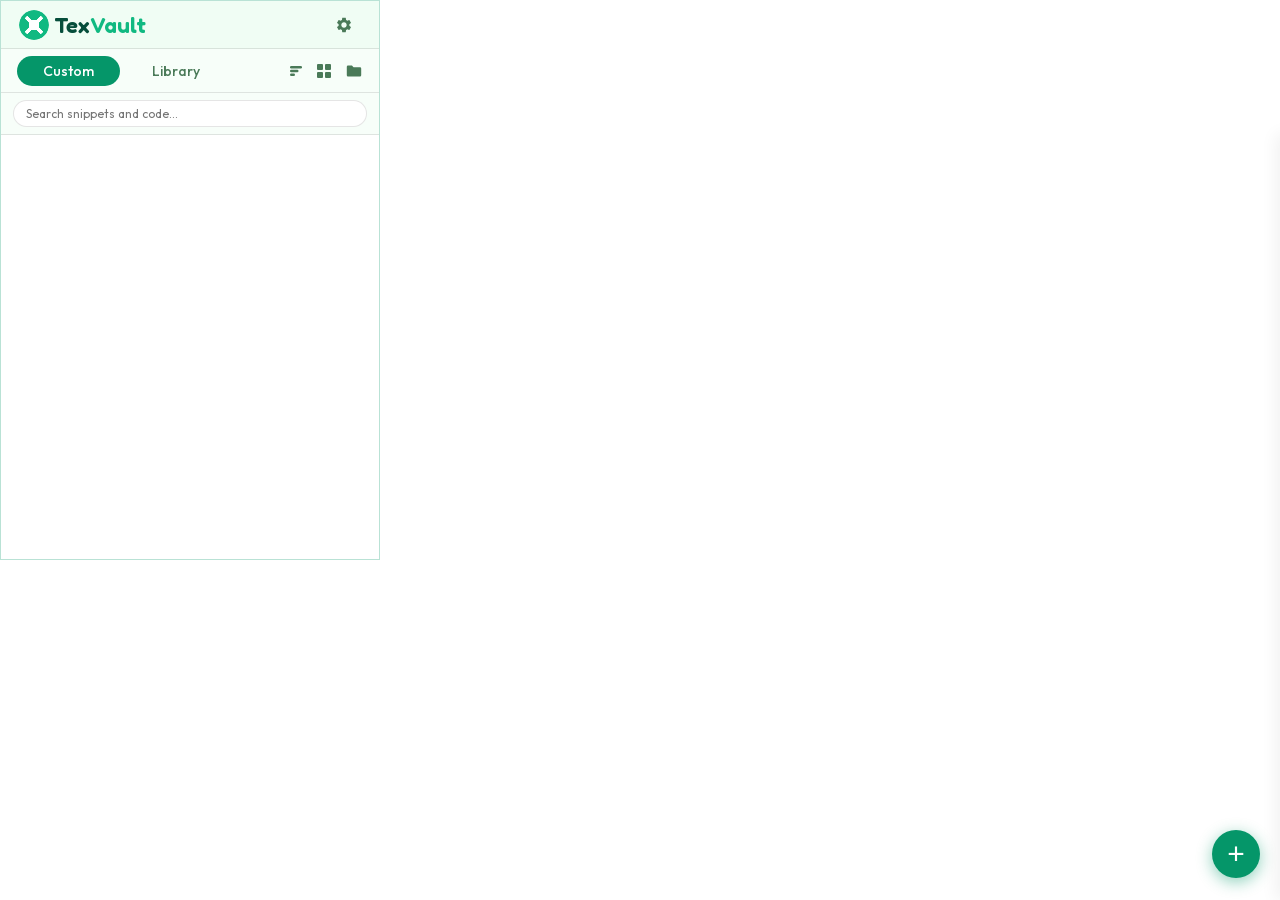
<file: index.html>
<!DOCTYPE html>
<html lang="en">
<head>
  <meta charset="UTF-8">
  <meta name="viewport" content="width=device-width, initial-scale=1">
  <title>TexVault</title>

  <!--
    We load KaTeX's CSS first so that math fonts are available
    before anything renders. KaTeX uses special fonts for math symbols —
    without this, you'd see blank boxes instead of math.
  -->
  <link rel="stylesheet" href="lib/katex.min.css">

  <!-- Our own styles come after KaTeX so we can override anything if needed -->
  <link rel="stylesheet" href="style.css">
</head>
<body>

  <!--
    HEADER
    The top bar with the TexVault logo. "Tex" is plain white,
    "Vault" gets an accent color via a <span> inside script-generated
    content — here we write it directly in HTML.
  -->
  <header class="header">
    <img class="header__icon" src="icons/texvaultlogo.svg" alt="" aria-hidden="true">
    <span class="header__logo">Tex<span class="header__logo-accent">Vault</span></span>
    <button class="btn-icon header__settings-btn" id="settings-btn" title="Settings" aria-label="Settings">
      <svg width="18" height="18" viewBox="0 0 24 24" fill="currentColor" aria-hidden="true">
        <path d="M19.14 12.94c.04-.3.06-.61.06-.94 0-.32-.02-.64-.07-.94l2.03-1.58c.18-.14.23-.41.12-.61l-1.92-3.32c-.12-.22-.37-.29-.59-.22l-2.39.96c-.5-.38-1.03-.7-1.62-.94l-.36-2.54c-.04-.24-.24-.41-.48-.41h-3.84c-.24 0-.43.17-.47.41l-.36 2.54c-.59.24-1.13.57-1.62.94l-2.39-.96c-.22-.08-.47 0-.59.22L2.74 8.87c-.12.21-.08.47.12.61l2.03 1.58c-.05.3-.09.63-.09.94s.02.64.07.94l-2.03 1.58c-.18.14-.23.41-.12.61l1.92 3.32c.12.22.37.29.59.22l2.39-.96c.5.38 1.03.7 1.62.94l.36 2.54c.05.24.24.41.48.41h3.84c.24 0 .44-.17.47-.41l.36-2.54c.59-.24 1.13-.56 1.62-.94l2.39.96c.22.08.47 0 .59-.22l1.92-3.32c.12-.22.07-.47-.12-.61l-2.01-1.58zM12 15.6c-1.98 0-3.6-1.62-3.6-3.6s1.62-3.6 3.6-3.6 3.6 1.62 3.6 3.6-1.62 3.6-3.6 3.6z"/>
      </svg>
    </button>
  </header>

  <!--
    TAB BAR
    Two buttons that switch between the Templates and Custom panels.
    data-tab="templates" / data-tab="custom" are custom HTML attributes —
    they're not built-in, we just made them up. JavaScript reads them
    to know which panel to show when each tab is clicked.
  -->
  <!--
    TAB BAR
    Left side: tab buttons. Right side: view toggle + folder toggle icons.
    justify-content: space-between in CSS separates the two groups.
  -->
  <nav class="tabs">
    <div class="tabs__nav">
      <button class="tab tab--active" data-tab="custom">Custom</button>
      <button class="tab" data-tab="templates">Library</button>
    </div>
    <!-- Tab bar onboarding tooltips — all anchored to .tabs (position:relative) -->
    <div class="tab-tip" id="folder-tip" aria-hidden="true">
      <button class="tab-tip__close" id="folder-tip-close" aria-label="Dismiss tip">&times;</button>
      <p class="tab-tip__text">Click the <strong>folder icon</strong> to organize your snippets into folders.</p>
    </div>
    <div class="tab-tip" id="view-tip" aria-hidden="true">
      <button class="tab-tip__close" id="view-tip-close" aria-label="Dismiss tip">&times;</button>
      <p class="tab-tip__text">Try <strong>compact view</strong> to see more snippets at once.</p>
    </div>
    <div class="tab-tip" id="sort-tip" aria-hidden="true">
      <button class="tab-tip__close" id="sort-tip-close" aria-label="Dismiss tip">&times;</button>
      <p class="tab-tip__text">Click the <strong>sort icon</strong> to sort your snippets A to Z.</p>
    </div>
    <div class="tabs__actions">
      <!-- Sort toggle: A-Z or date-added order (custom tab only) -->
      <button class="btn-icon" id="sort-toggle" title="Sort A–Z" aria-label="Toggle sort order">
        <!-- Icon set by JS on init -->
      </button>
      <!-- View toggle: switches between normal (2-col) and compact (3-col) view -->
      <button class="btn-icon" id="view-toggle" title="Toggle compact view" aria-label="Toggle view">
        <!-- Icon set by JS on init -->
      </button>
      <!-- Folder toggle: slides the folder sidebar in/out from the right -->
      <button class="btn-icon" id="folder-toggle" title="Toggle folders" aria-label="Toggle folders">
        <svg width="18" height="18" viewBox="0 0 15 15" fill="currentColor">
          <path d="M1.5 4a1 1 0 011-1H5.8l1.1 1.1a1 1 0 00.7.3H12.5a1 1 0 011 1V11a1 1 0 01-1 1h-10a1 1 0 01-1-1V4z"/>
        </svg>
      </button>
    </div>
  </nav>

  <!--
    SEARCH BAR
    Sits between the tab bar and the card grid. Filters visible cards
    in real time as the user types — matches on name and LaTeX code.
    Search state is not persisted (resets on popup close/reopen).
  -->
  <div class="search-bar">
    <div class="search-bar__wrap">
      <input type="search" id="search-input" class="search-input"
             placeholder="Search snippets and code..."
             autocomplete="off" autocorrect="off" autocapitalize="off" spellcheck="false">
      <button class="search-clear" id="search-clear" aria-label="Clear search">&times;</button>
    </div>
  </div>

  <!--
    FOLDER INDICATOR
    Thin bar that appears when a folder filter is active.
    Shows the current folder name; clicking × clears the filter.
    Hidden (takes no space) when viewing "All".
  -->
  <div class="folder-indicator" id="folder-indicator" aria-hidden="true">
    <svg class="folder-indicator__icon" width="11" height="11" viewBox="0 0 15 15" fill="currentColor" aria-hidden="true">
      <path d="M1.5 4a1 1 0 011-1H5.8l1.1 1.1a1 1 0 00.7.3H12.5a1 1 0 011 1V11a1 1 0 01-1 1h-10a1 1 0 01-1-1V4z"/>
    </svg>
    <span class="folder-indicator__name"></span>
    <button class="folder-indicator__clear" id="folder-indicator-clear" aria-label="Clear folder filter">&times;</button>
  </div>

  <!--
    CONTENT AREA
    Wraps the panels + the folder sidebar so the sidebar can slide in
    from the right as an absolute overlay within this container.
  -->
  <div class="content-area">

    <main class="panels" id="panels-main">

      <!-- TEMPLATES PANEL: cards are injected here by script.js -->
      <section class="panel" id="panel-templates">
        <div class="card-grid" id="templates-grid"></div>
      </section>

      <!-- CUSTOM PANEL: cards + the "+" add card are injected here by script.js -->
      <section class="panel panel--active" id="panel-custom">
        <div class="card-grid" id="custom-grid"></div>
      </section>

    </main>

    <!--
      FOLDER SIDEBAR
      Slides in from the right. Contains folder items for the active tab.
      Custom tab shows user-created folders + a "+ New Folder" button.
      Templates tab shows read-only predefined category folders.
    -->
    <aside class="folder-sidebar" id="folder-sidebar" aria-hidden="true">
      <div class="folder-sidebar__header">Folders</div>
      <div class="folder-list" id="folder-list"></div>
      <button class="folder-edit-btn" id="folder-edit-btn" disabled>Edit Folder</button>
      <button class="folder-new-btn" id="folder-new-btn">+ New Folder</button>
    </aside>

  </div>

  <!--
    TOAST NOTIFICATION
    A small pill that briefly appears at the bottom saying "Copied!".
    It's always in the DOM but invisible (opacity:0). JavaScript adds
    the class "toast--visible" to show it, then removes it after ~1.8s.
  -->
  <div class="toast" id="toast" aria-hidden="true">Copied!</div>

  <!-- Screen reader announcement for clipboard copies (visually hidden) -->
  <div id="sr-announce" aria-live="polite" aria-atomic="true"
       style="position:absolute;width:1px;height:1px;overflow:hidden;clip:rect(0,0,0,0);white-space:nowrap;"></div>

  <!--
    ADD SNIPPET MODAL
    A full-popup overlay that appears when the user clicks the "+" card.
    Like the toast, it's always in the DOM. aria-hidden tells screen readers
    to ignore it when it's not visible.
  -->
  <div class="modal-overlay" id="modal-overlay" aria-hidden="true">
    <div class="modal" role="dialog" aria-modal="true" aria-labelledby="modal-title">

      <h2 class="modal__title" id="modal-title">Add Snippet</h2>

      <!-- Name field -->
      <label class="modal__label" for="modal-name">Name</label>
      <input class="modal__input" id="modal-name" type="text"
             placeholder="e.g. My Matrix" maxlength="40" autocomplete="off">

      <!-- Code field -->
      <label class="modal__label" for="modal-code">LaTeX Code</label>
      <textarea class="modal__textarea" id="modal-code"
                placeholder="Paste your LaTeX here..." rows="5"
                spellcheck="false" autocorrect="off" autocapitalize="off"></textarea>

      <!-- Folder assignment -->
      <label class="modal__label" for="modal-folder">Folder</label>
      <div class="modal__folder-row">
        <select class="modal__select" id="modal-folder">
          <option value="">— None —</option>
        </select>
        <!-- Shown in place of the select when creating a new folder inline -->
        <input class="modal__folder-input modal__folder-create-input" id="modal-folder-create"
               type="text" maxlength="30" placeholder="Folder name...">
        <button class="modal__folder-new" id="modal-folder-new" type="button">+ New</button>
      </div>

      <!-- Duplicate warning — shown inline when code matches an existing snippet -->
      <div class="modal__dup-warn" id="modal-dup-warn" aria-live="polite"></div>

      <!-- Live preview: updates as the user types in the textarea -->
      <div class="modal__preview-label">Live Preview</div>
      <div class="modal__preview" id="modal-preview"></div>

      <!-- Action buttons -->
      <div class="modal__actions">
        <button class="btn btn--secondary" id="modal-cancel">Cancel</button>
        <button class="btn btn--primary" id="modal-save">Save</button>
      </div>

    </div>
  </div>

  <!--
    FOLDER MANAGEMENT MODAL
    Shared popup for both "New Folder" and "Edit Folder" flows.
    Mode determines title, button labels, and whether Delete is shown.
    aria-hidden toggled by JS when opening/closing.
  -->
  <div class="folder-modal-overlay" id="folder-modal-overlay" aria-hidden="true">
    <div class="folder-modal" role="dialog" aria-modal="true" aria-labelledby="folder-modal-title">
      <h3 class="folder-modal__title" id="folder-modal-title">New Folder</h3>
      <input class="folder-modal__input" id="folder-modal-name"
             type="text" maxlength="30" placeholder="Folder name..." autocomplete="off">
      <div class="folder-modal__actions">
        <!-- Delete only shown in Edit mode -->
        <button class="folder-modal__delete" id="folder-modal-delete">Delete</button>
        <div class="folder-modal__main-actions">
          <button class="btn btn--secondary" id="folder-modal-cancel">Cancel</button>
          <button class="btn btn--primary" id="folder-modal-save">Create</button>
        </div>
      </div>
    </div>
  </div>

  <!--
    SETTINGS PANEL
    Slides up from the bottom to cover the full popup.
    aria-hidden toggled by JS when opening/closing.
  -->
  <div class="settings-overlay" id="settings-overlay" aria-hidden="true">
    <div class="settings-panel" role="dialog" aria-modal="true" aria-labelledby="settings-title">

      <div class="settings-header">
        <h2 class="settings-title" id="settings-title">Settings</h2>
        <button class="btn-icon settings-close" id="settings-close" aria-label="Close settings">
          <svg width="13" height="13" viewBox="0 0 13 13" fill="none" stroke="currentColor" stroke-width="2" stroke-linecap="round" aria-hidden="true">
            <line x1="1" y1="1" x2="12" y2="12"/><line x1="12" y1="1" x2="1" y2="12"/>
          </svg>
        </button>
      </div>

      <div class="settings-body">

        <div class="settings-section">
          <div class="settings-section__title">Appearance</div>
          <div class="settings-row">
            <div class="settings-row__info">
              <span class="settings-row__label">Theme</span>
            </div>
            <div class="theme-picker" id="theme-picker">
              <button class="theme-picker__btn theme-picker__btn--active" data-theme-val="system">System</button>
              <button class="theme-picker__btn" data-theme-val="light">Light</button>
              <button class="theme-picker__btn" data-theme-val="dark">Dark</button>
            </div>
          </div>
        </div>

        <div class="settings-section">
          <div class="settings-section__title">Data</div>
          <p class="settings-section__desc">Synced to your Google account. Export to back up or transfer your snippets.</p>
          <div class="settings-row settings-row--buttons">
            <button class="btn btn--secondary settings-data-btn" id="settings-export">↓ Export</button>
            <button class="btn btn--secondary settings-data-btn" id="settings-import-btn">↑ Import</button>
            <input type="file" id="settings-import-file" accept=".json" style="display:none">
          </div>
          <div class="settings-import-msg" id="settings-import-msg"></div>
        </div>

      </div>

      <div class="settings-footer">
        <span class="settings-footer__version">TexVault v1.1</span>
      </div>

    </div>
  </div>

  <!-- Floating action button — fixed bottom-right, Custom tab only -->
  <button class="fab" id="fab-new" aria-label="New snippet" aria-hidden="true">+</button>

  <!-- First-launch onboarding tip — sits above the FAB, arrow points down -->
  <div class="onboard-tip" id="onboard-tip" aria-hidden="true">
    <button class="onboard-tip__close" id="onboard-tip-close" aria-label="Dismiss tip">&times;</button>
    <p class="onboard-tip__text">Start here — click the <strong>+</strong> button to add your first snippet.</p>
  </div>

  <!--
    EXPORT CONFIRM MODAL
    Small centered popup confirming the JSON download.
  -->
  <div class="export-confirm-overlay" id="export-confirm-overlay" aria-hidden="true">
    <div class="export-confirm-modal" role="dialog" aria-modal="true" aria-labelledby="export-confirm-title">
      <h3 class="export-confirm-modal__title" id="export-confirm-title">Export Snippets</h3>
      <p class="export-confirm-modal__text">You are about to download a <strong>.json</strong> file containing all your custom snippets and folders. You can use this file to back up or transfer your data.</p>
      <div class="export-confirm-modal__actions">
        <button class="btn btn--secondary" id="export-confirm-cancel">Cancel</button>
        <button class="btn btn--primary" id="export-confirm-ok">↓ Download</button>
      </div>
    </div>
  </div>

  <!--
    SCRIPTS — order matters:
    1. templates.js  — defines window.TEMPLATES (must exist before script.js runs)
    2. katex.min.js  — defines window.katex (must exist before script.js uses it)
    3. script.js     — our app logic (reads both of the above)
  -->
  <!-- Shared name tooltip — shown on hover when a card name is truncated -->
  <div class="name-tooltip" id="name-tooltip" aria-hidden="true"></div>

  <script src="templates.js"></script>
  <script src="lib/katex.min.js"></script>
  <script src="script.js"></script>

</body>
</html>
</file>
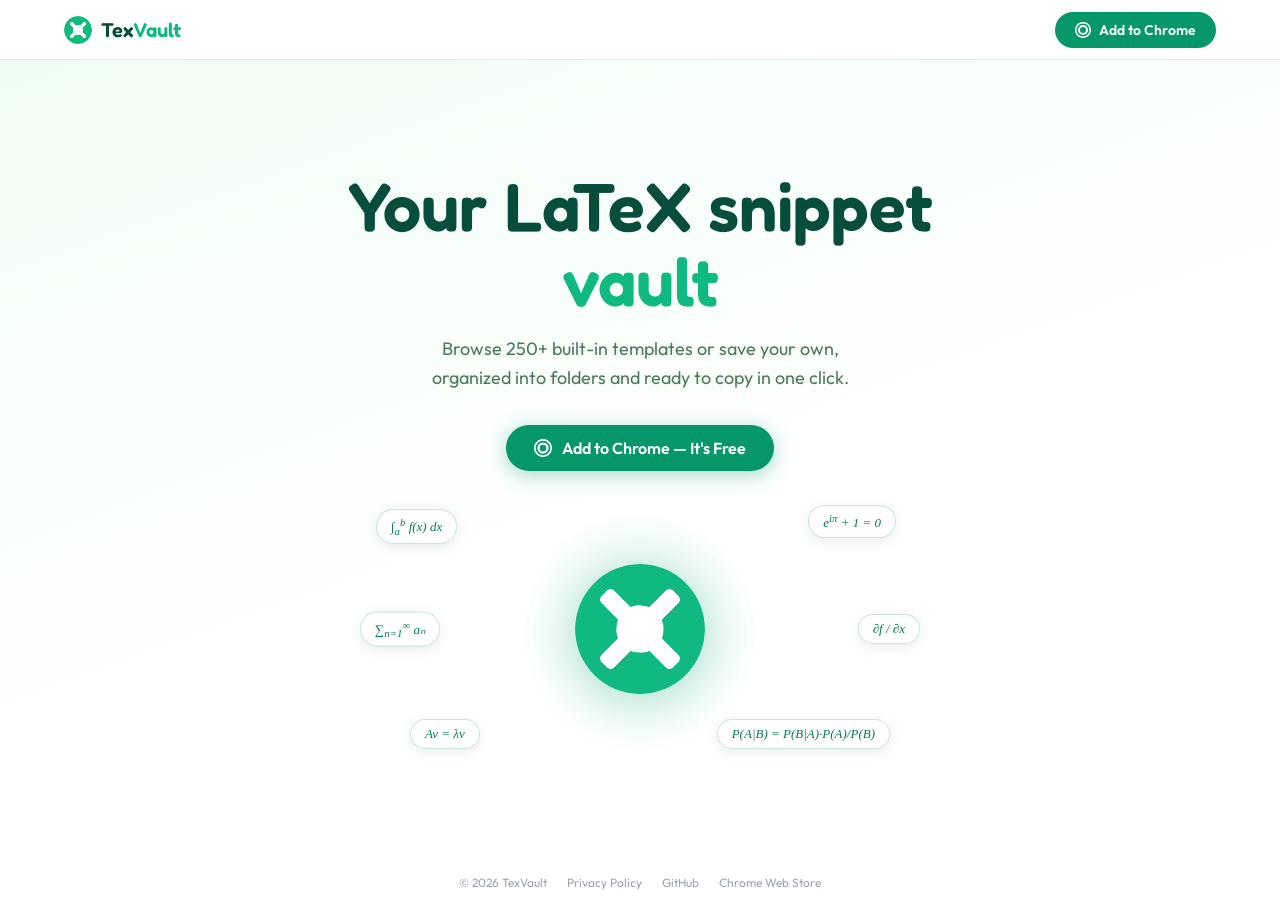
<file: docs/index.html>
<!DOCTYPE html>
<html lang="en">
<head>
  <meta charset="UTF-8">
  <meta name="viewport" content="width=device-width, initial-scale=1">
  <meta name="description" content="TexVault: Your LaTeX snippet vault. Browse 250+ built-in templates or save your own, organized into folders and ready to copy instantly.">
  <meta name="google-site-verification" content="HfEAkBWlI6qGyN8zS80-Ah8qs3-hKqsZQSzVz0kq4TU">
  <title>TexVault: LaTeX Snippet Vault</title>
  <link rel="icon" type="image/svg+xml" href="texvaultlogo.svg">
  <link rel="preconnect" href="https://fonts.googleapis.com">
  <link rel="preconnect" href="https://fonts.gstatic.com" crossorigin>
  <link href="https://fonts.googleapis.com/css2?family=Outfit:wght@400;500;600;700;800&family=Fredoka:wght@600&display=swap" rel="stylesheet">
  <style>
    *, *::before, *::after { box-sizing: border-box; margin: 0; padding: 0; }

    :root {
      --accent:    #059669;
      --accent-lt: #10b981;
      --accent-dk: #047857;
      --bg:        #ffffff;
      --surface:   #f0fdf4;
      --border:    rgba(5,150,105,0.15);
      --text:      #0a1f0f;
      --muted:     #4a7a58;
    }

    html, body {
      height: 100%;
      overflow: hidden;
      font-family: 'Outfit', system-ui, sans-serif;
      color: var(--text);
      background: var(--bg);
    }

    /* ── NAV ── */
    nav {
      display: flex; align-items: center; justify-content: space-between;
      padding: 0 5%; height: 60px;
      background: rgba(255,255,255,0.92);
      backdrop-filter: blur(12px);
      border-bottom: 1px solid var(--border);
    }
    .nav-logo { display: flex; align-items: center; gap: 9px; text-decoration: none; }
    .nav-logo img { width: 28px; height: 28px; flex-shrink: 0; }
    .nav-logo-wordmark {
      font-family: 'Fredoka', sans-serif;
      font-size: 20px; font-weight: 600;
      display: flex; align-items: baseline; gap: 0;
    }
    .nav-tex   { color: #064e3b; }
    .nav-vault { color: #10b981; }
    .nav-cta {
      display: inline-flex; align-items: center; gap: 8px;
      background: var(--accent); color: #fff;
      font-family: 'Outfit', sans-serif; font-size: 14px; font-weight: 600;
      padding: 9px 20px; border-radius: 999px; text-decoration: none; white-space: nowrap;
      transition: background 150ms ease, transform 150ms ease;
    }
    .nav-cta:hover { background: var(--accent-lt); transform: translateY(-1px); }

    /* ── HERO ── */
    .hero {
      height: calc(100vh - 60px);
      display: flex; flex-direction: column; align-items: center; justify-content: center;
      text-align: center;
      padding: 0 5% 32px;
      background: linear-gradient(160deg, #f0fdf4 0%, #ffffff 55%);
      position: relative; overflow: hidden;
    }

    .hero h1 {
      font-family: 'Fredoka', sans-serif;
      font-size: clamp(38px, 6vw, 68px); font-weight: 600; line-height: 1.1;
      color: #064e3b; max-width: 700px; margin-bottom: 16px;
    }
    .hero h1 span { color: #10b981; }
    .hero-sub {
      font-size: clamp(15px, 2vw, 18px); color: var(--muted);
      max-width: 460px; margin-bottom: 32px; line-height: 1.6;
    }

    .btn-primary {
      display: inline-flex; align-items: center; gap: 10px;
      background: var(--accent); color: #fff;
      font-family: 'Outfit', sans-serif; font-size: 16px; font-weight: 600;
      padding: 13px 28px; border-radius: 999px; text-decoration: none;
      box-shadow: 0 4px 20px rgba(5,150,105,0.35);
      transition: background 150ms ease, transform 150ms ease, box-shadow 150ms ease;
    }
    .btn-primary:hover { background: var(--accent-lt); transform: translateY(-2px); box-shadow: 0 8px 28px rgba(5,150,105,0.40); }

    /* ── LOGO + CHIPS ── */
    .hero-logo-area {
      position: relative;
      width: 560px;
      height: 260px;
      display: flex; align-items: center; justify-content: center;
      flex-shrink: 0;
      margin-top: 28px;
    }

    @media (max-width: 600px) {
      .hero-logo-area { width: 320px; height: 220px; }
      .formula-chip { display: none; }
      .formula-chip.chip-c, .formula-chip.chip-d { display: block; font-size: 12px; }
    }

    .hero-logo-wrap {
      position: relative;
      width: 160px; height: 160px;
      display: flex; align-items: center; justify-content: center;
    }
    .hero-logo-glow {
      position: absolute; inset: -40px;
      background: radial-gradient(circle, rgba(16,185,129,0.18) 0%, transparent 70%);
      pointer-events: none;
    }
    .hero-logo-wrap img {
      width: 130px; height: 130px;
      filter: drop-shadow(0 6px 24px rgba(5,150,105,0.25));
      position: relative; z-index: 1;
    }

    .formula-chip {
      position: absolute;
      background: #fff;
      border: 1px solid rgba(5,150,105,0.22);
      border-radius: 99px;
      padding: 6px 14px;
      font-family: 'Georgia', serif; font-style: italic;
      font-size: 13px; color: var(--accent-dk);
      box-shadow: 0 3px 14px rgba(0,0,0,0.08);
      white-space: nowrap;
    }

    .chip-a { top:  10px; left:  16px;  animation: drift-a 6s ease-in-out infinite; }
    .chip-b { top:   6px; right: 24px;  animation: drift-b 7s ease-in-out infinite 0.8s; }
    .chip-c { top: 50%;  left:   0;    transform: translateY(-50%); animation: drift-c 5.5s ease-in-out infinite 0.3s; }
    .chip-d { top: 50%;  right:  0;    transform: translateY(-50%); animation: drift-d 6.5s ease-in-out infinite 1.2s; }
    .chip-e { bottom: 10px; left: 50px;  animation: drift-e 7.5s ease-in-out infinite 0.6s; }
    .chip-f { bottom: 10px; right: 30px; animation: drift-f 5.8s ease-in-out infinite 1.5s; }

    @keyframes drift-a { 0%,100% { transform: translate(0,0) rotate(-4deg); } 50% { transform: translate(6px,-10px) rotate(-2deg); } }
    @keyframes drift-b { 0%,100% { transform: translate(0,0) rotate(3deg); }  50% { transform: translate(-8px,-8px) rotate(5deg); } }
    @keyframes drift-c { 0%,100% { transform: translateY(-50%) translate(0,0); } 50% { transform: translateY(calc(-50% - 8px)) translate(4px,0); } }
    @keyframes drift-d { 0%,100% { transform: translateY(-50%) translate(0,0); } 50% { transform: translateY(calc(-50% + 9px)) translate(-5px,0); } }
    @keyframes drift-e { 0%,100% { transform: translate(0,0) rotate(-2deg); } 50% { transform: translate(-6px,8px) rotate(-4deg); } }
    @keyframes drift-f { 0%,100% { transform: translate(0,0) rotate(4deg); }  50% { transform: translate(5px,10px) rotate(2deg); } }

    /* ── FOOTER ── */
    .page-footer {
      position: fixed; bottom: 0; left: 0; right: 0;
      display: flex; align-items: center; justify-content: center; gap: 20px;
      padding: 10px 5%;
      font-size: 12px; color: #9ca3af;
    }
    .page-footer a { color: #9ca3af; text-decoration: none; transition: color 150ms; }
    .page-footer a:hover { color: var(--accent); }
  </style>
</head>
<body>

<nav>
  <a class="nav-logo" href="#">
    <img src="texvaultlogo.svg" alt="TexVault logo">
    <span class="nav-logo-wordmark">
      <span class="nav-tex">Tex</span><span class="nav-vault">Vault</span>
    </span>
  </a>
  <a class="nav-cta" href="https://chromewebstore.google.com/detail/texvault/mpkgpkncngpfbjoeamibkedcihonhbpo" target="_blank" rel="noopener">
    <svg width="16" height="16" viewBox="0 0 16 16" fill="currentColor" aria-hidden="true"><path d="M8 0C3.58 0 0 3.58 0 8s3.58 8 8 8 8-3.58 8-8-3.58-8-8-8zm0 14.5c-3.59 0-6.5-2.91-6.5-6.5S4.41 1.5 8 1.5 14.5 4.41 14.5 8 11.59 14.5 8 14.5zM8 3a5 5 0 100 10A5 5 0 008 3zm0 8a3 3 0 110-6 3 3 0 010 6z"/></svg>
    Add to Chrome
  </a>
</nav>

<section class="hero">
  <h1>Your LaTeX snippet <span>vault</span></h1>
  <p class="hero-sub">Browse 250+ built-in templates or save your own, organized into folders and ready to copy in one click.</p>

  <a class="btn-primary" href="https://chromewebstore.google.com/detail/texvault/mpkgpkncngpfbjoeamibkedcihonhbpo" target="_blank" rel="noopener">
    <svg width="18" height="18" viewBox="0 0 16 16" fill="currentColor" aria-hidden="true"><path d="M8 0C3.58 0 0 3.58 0 8s3.58 8 8 8 8-3.58 8-8-3.58-8-8-8zm0 14.5c-3.59 0-6.5-2.91-6.5-6.5S4.41 1.5 8 1.5 14.5 4.41 14.5 8 11.59 14.5 8 14.5zM8 3a5 5 0 100 10A5 5 0 008 3zm0 8a3 3 0 110-6 3 3 0 010 6z"/></svg>
    Add to Chrome — It's Free
  </a>

  <div class="hero-logo-area">
    <div class="formula-chip chip-a">∫<sub>a</sub><sup>b</sup> f(x) dx</div>
    <div class="formula-chip chip-b">e<sup>iπ</sup> + 1 = 0</div>
    <div class="formula-chip chip-c">∑<sub>n=1</sub><sup>∞</sup> aₙ</div>
    <div class="formula-chip chip-d">∂f / ∂x</div>
    <div class="formula-chip chip-e">Av = λv</div>
    <div class="formula-chip chip-f">P(A|B) = P(B|A)·P(A)/P(B)</div>

    <div class="hero-logo-wrap">
      <div class="hero-logo-glow"></div>
      <img src="texvaultlogo.svg" alt="TexVault">
    </div>
  </div>
</section>

<footer class="page-footer">
  <span>© 2026 TexVault</span>
  <a href="privacy.html">Privacy Policy</a>
  <a href="https://github.com/evan-lynch/TexVault" target="_blank" rel="noopener">GitHub</a>
  <a href="https://chromewebstore.google.com/detail/texvault/mpkgpkncngpfbjoeamibkedcihonhbpo" target="_blank" rel="noopener">Chrome Web Store</a>
</footer>

</body>
</html>
</file>
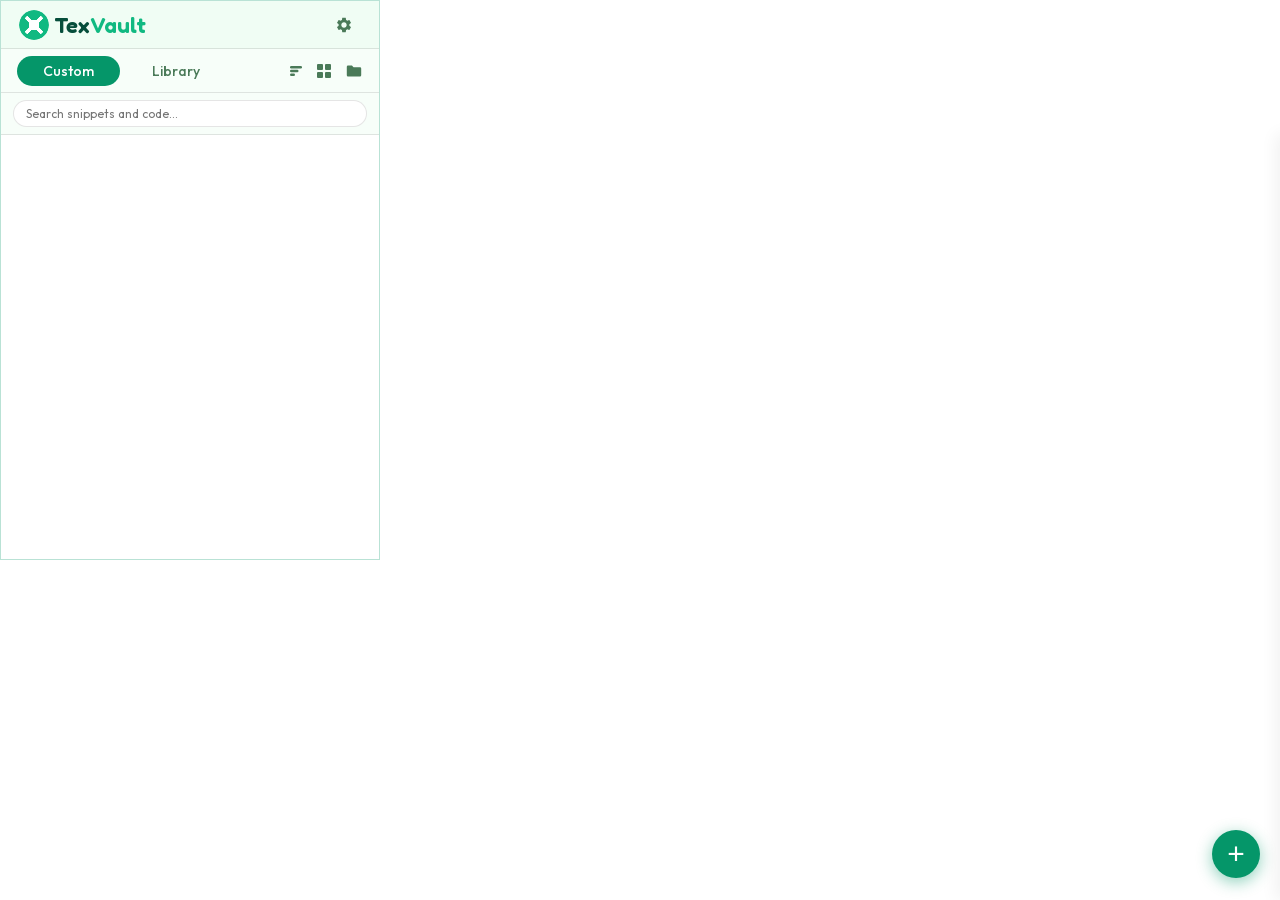
<file: TexVault/index.html>
<!DOCTYPE html>
<html lang="en">
<head>
  <meta charset="UTF-8">
  <title>TexVault</title>

  <!--
    We load KaTeX's CSS first so that math fonts are available
    before anything renders. KaTeX uses special fonts for math symbols —
    without this, you'd see blank boxes instead of math.
  -->
  <link rel="stylesheet" href="lib/katex.min.css">

  <!-- Our own styles come after KaTeX so we can override anything if needed -->
  <link rel="stylesheet" href="style.css">
</head>
<body>

  <!--
    HEADER
    The top bar with the TexVault logo. "Tex" is plain white,
    "Vault" gets an accent color via a <span> inside script-generated
    content — here we write it directly in HTML.
  -->
  <header class="header">
    <img class="header__icon" src="icons/texvaultlogo.svg" alt="" aria-hidden="true">
    <span class="header__logo">Tex<span class="header__logo-accent">Vault</span></span>
    <button class="btn-icon header__settings-btn" id="settings-btn" title="Settings" aria-label="Settings">
      <svg width="18" height="18" viewBox="0 0 24 24" fill="currentColor" aria-hidden="true">
        <path d="M19.14 12.94c.04-.3.06-.61.06-.94 0-.32-.02-.64-.07-.94l2.03-1.58c.18-.14.23-.41.12-.61l-1.92-3.32c-.12-.22-.37-.29-.59-.22l-2.39.96c-.5-.38-1.03-.7-1.62-.94l-.36-2.54c-.04-.24-.24-.41-.48-.41h-3.84c-.24 0-.43.17-.47.41l-.36 2.54c-.59.24-1.13.57-1.62.94l-2.39-.96c-.22-.08-.47 0-.59.22L2.74 8.87c-.12.21-.08.47.12.61l2.03 1.58c-.05.3-.09.63-.09.94s.02.64.07.94l-2.03 1.58c-.18.14-.23.41-.12.61l1.92 3.32c.12.22.37.29.59.22l2.39-.96c.5.38 1.03.7 1.62.94l.36 2.54c.05.24.24.41.48.41h3.84c.24 0 .44-.17.47-.41l.36-2.54c.59-.24 1.13-.56 1.62-.94l2.39.96c.22.08.47 0 .59-.22l1.92-3.32c.12-.22.07-.47-.12-.61l-2.01-1.58zM12 15.6c-1.98 0-3.6-1.62-3.6-3.6s1.62-3.6 3.6-3.6 3.6 1.62 3.6 3.6-1.62 3.6-3.6 3.6z"/>
      </svg>
    </button>
  </header>

  <!--
    TAB BAR
    Two buttons that switch between the Templates and Custom panels.
    data-tab="templates" / data-tab="custom" are custom HTML attributes —
    they're not built-in, we just made them up. JavaScript reads them
    to know which panel to show when each tab is clicked.
  -->
  <!--
    TAB BAR
    Left side: tab buttons. Right side: view toggle + folder toggle icons.
    justify-content: space-between in CSS separates the two groups.
  -->
  <nav class="tabs">
    <div class="tabs__nav">
      <button class="tab tab--active" data-tab="custom">Custom</button>
      <button class="tab" data-tab="templates">Library</button>
    </div>
    <!-- Tab bar onboarding tooltips — all anchored to .tabs (position:relative) -->
    <div class="tab-tip" id="folder-tip" aria-hidden="true">
      <button class="tab-tip__close" id="folder-tip-close" aria-label="Dismiss tip">&times;</button>
      <p class="tab-tip__text">Click the <strong>folder icon</strong> to organize your snippets into folders.</p>
    </div>
    <div class="tab-tip" id="view-tip" aria-hidden="true">
      <button class="tab-tip__close" id="view-tip-close" aria-label="Dismiss tip">&times;</button>
      <p class="tab-tip__text">Try <strong>compact view</strong> to see more snippets at once.</p>
    </div>
    <div class="tab-tip" id="sort-tip" aria-hidden="true">
      <button class="tab-tip__close" id="sort-tip-close" aria-label="Dismiss tip">&times;</button>
      <p class="tab-tip__text">Click the <strong>sort icon</strong> to sort your snippets A to Z.</p>
    </div>
    <div class="tabs__actions">
      <!-- Sort toggle: A-Z or date-added order (custom tab only) -->
      <button class="btn-icon" id="sort-toggle" title="Sort A–Z" aria-label="Toggle sort order">
        <!-- Icon set by JS on init -->
      </button>
      <!-- View toggle: switches between normal (2-col) and compact (3-col) view -->
      <button class="btn-icon" id="view-toggle" title="Toggle compact view" aria-label="Toggle view">
        <!-- Icon set by JS on init -->
      </button>
      <!-- Folder toggle: slides the folder sidebar in/out from the right -->
      <button class="btn-icon" id="folder-toggle" title="Toggle folders" aria-label="Toggle folders">
        <svg width="18" height="18" viewBox="0 0 15 15" fill="currentColor">
          <path d="M1.5 4a1 1 0 011-1H5.8l1.1 1.1a1 1 0 00.7.3H12.5a1 1 0 011 1V11a1 1 0 01-1 1h-10a1 1 0 01-1-1V4z"/>
        </svg>
      </button>
    </div>
  </nav>

  <!--
    SEARCH BAR
    Sits between the tab bar and the card grid. Filters visible cards
    in real time as the user types — matches on name and LaTeX code.
    Search state is not persisted (resets on popup close/reopen).
  -->
  <div class="search-bar">
    <div class="search-bar__wrap">
      <input type="search" id="search-input" class="search-input"
             placeholder="Search snippets and code..."
             autocomplete="off" autocorrect="off" autocapitalize="off" spellcheck="false">
      <button class="search-clear" id="search-clear" aria-label="Clear search">&times;</button>
    </div>
  </div>

  <!--
    FOLDER INDICATOR
    Thin bar that appears when a folder filter is active.
    Shows the current folder name; clicking × clears the filter.
    Hidden (takes no space) when viewing "All".
  -->
  <div class="folder-indicator" id="folder-indicator" aria-hidden="true">
    <svg class="folder-indicator__icon" width="11" height="11" viewBox="0 0 15 15" fill="currentColor" aria-hidden="true">
      <path d="M1.5 4a1 1 0 011-1H5.8l1.1 1.1a1 1 0 00.7.3H12.5a1 1 0 011 1V11a1 1 0 01-1 1h-10a1 1 0 01-1-1V4z"/>
    </svg>
    <span class="folder-indicator__name"></span>
    <button class="folder-indicator__clear" id="folder-indicator-clear" aria-label="Clear folder filter">&times;</button>
  </div>

  <!--
    CONTENT AREA
    Wraps the panels + the folder sidebar so the sidebar can slide in
    from the right as an absolute overlay within this container.
  -->
  <div class="content-area">

    <main class="panels" id="panels-main">

      <!-- TEMPLATES PANEL: cards are injected here by script.js -->
      <section class="panel" id="panel-templates">
        <div class="card-grid" id="templates-grid"></div>
      </section>

      <!-- CUSTOM PANEL: cards + the "+" add card are injected here by script.js -->
      <section class="panel panel--active" id="panel-custom">
        <div class="card-grid" id="custom-grid"></div>
      </section>

    </main>

    <!--
      FOLDER SIDEBAR
      Slides in from the right. Contains folder items for the active tab.
      Custom tab shows user-created folders + a "+ New Folder" button.
      Templates tab shows read-only predefined category folders.
    -->
    <aside class="folder-sidebar" id="folder-sidebar" aria-hidden="true">
      <div class="folder-sidebar__header">Folders</div>
      <div class="folder-list" id="folder-list"></div>
      <button class="folder-edit-btn" id="folder-edit-btn" disabled>Edit Folder</button>
      <button class="folder-new-btn" id="folder-new-btn">+ New Folder</button>
    </aside>

  </div>

  <!--
    TOAST NOTIFICATION
    A small pill that briefly appears at the bottom saying "Copied!".
    It's always in the DOM but invisible (opacity:0). JavaScript adds
    the class "toast--visible" to show it, then removes it after ~1.8s.
  -->
  <div class="toast" id="toast" aria-hidden="true">Copied!</div>

  <!-- Screen reader announcement for clipboard copies (visually hidden) -->
  <div id="sr-announce" aria-live="polite" aria-atomic="true"
       style="position:absolute;width:1px;height:1px;overflow:hidden;clip:rect(0,0,0,0);white-space:nowrap;"></div>

  <!--
    ADD SNIPPET MODAL
    A full-popup overlay that appears when the user clicks the "+" card.
    Like the toast, it's always in the DOM. aria-hidden tells screen readers
    to ignore it when it's not visible.
  -->
  <div class="modal-overlay" id="modal-overlay" aria-hidden="true">
    <div class="modal" role="dialog" aria-modal="true" aria-labelledby="modal-title">

      <h2 class="modal__title" id="modal-title">Add Snippet</h2>

      <!-- Name field -->
      <label class="modal__label" for="modal-name">Name</label>
      <input class="modal__input" id="modal-name" type="text"
             placeholder="e.g. My Matrix" maxlength="40" autocomplete="off">

      <!-- Code field -->
      <label class="modal__label" for="modal-code">LaTeX Code</label>
      <textarea class="modal__textarea" id="modal-code"
                placeholder="Paste your LaTeX here..." rows="5"
                spellcheck="false" autocorrect="off" autocapitalize="off"></textarea>

      <!-- Folder assignment -->
      <label class="modal__label" for="modal-folder">Folder</label>
      <div class="modal__folder-row">
        <select class="modal__select" id="modal-folder">
          <option value="">— None —</option>
        </select>
        <!-- Shown in place of the select when creating a new folder inline -->
        <input class="modal__folder-input modal__folder-create-input" id="modal-folder-create"
               type="text" maxlength="30" placeholder="Folder name...">
        <button class="modal__folder-new" id="modal-folder-new" type="button">+ New</button>
      </div>

      <!-- Duplicate warning — shown inline when code matches an existing snippet -->
      <div class="modal__dup-warn" id="modal-dup-warn" aria-live="polite"></div>

      <!-- Live preview: updates as the user types in the textarea -->
      <div class="modal__preview-label">Live Preview</div>
      <div class="modal__preview" id="modal-preview"></div>

      <!-- Action buttons -->
      <div class="modal__actions">
        <button class="btn btn--secondary" id="modal-cancel">Cancel</button>
        <button class="btn btn--primary" id="modal-save">Save</button>
      </div>

    </div>
  </div>

  <!--
    FOLDER MANAGEMENT MODAL
    Shared popup for both "New Folder" and "Edit Folder" flows.
    Mode determines title, button labels, and whether Delete is shown.
    aria-hidden toggled by JS when opening/closing.
  -->
  <div class="folder-modal-overlay" id="folder-modal-overlay" aria-hidden="true">
    <div class="folder-modal" role="dialog" aria-modal="true" aria-labelledby="folder-modal-title">
      <h3 class="folder-modal__title" id="folder-modal-title">New Folder</h3>
      <input class="folder-modal__input" id="folder-modal-name"
             type="text" maxlength="30" placeholder="Folder name..." autocomplete="off">
      <div class="folder-modal__actions">
        <!-- Delete only shown in Edit mode -->
        <button class="folder-modal__delete" id="folder-modal-delete">Delete</button>
        <div class="folder-modal__main-actions">
          <button class="btn btn--secondary" id="folder-modal-cancel">Cancel</button>
          <button class="btn btn--primary" id="folder-modal-save">Create</button>
        </div>
      </div>
    </div>
  </div>

  <!--
    SETTINGS PANEL
    Slides up from the bottom to cover the full popup.
    aria-hidden toggled by JS when opening/closing.
  -->
  <div class="settings-overlay" id="settings-overlay" aria-hidden="true">
    <div class="settings-panel" role="dialog" aria-modal="true" aria-labelledby="settings-title">

      <div class="settings-header">
        <h2 class="settings-title" id="settings-title">Settings</h2>
        <button class="btn-icon settings-close" id="settings-close" aria-label="Close settings">
          <svg width="13" height="13" viewBox="0 0 13 13" fill="none" stroke="currentColor" stroke-width="2" stroke-linecap="round" aria-hidden="true">
            <line x1="1" y1="1" x2="12" y2="12"/><line x1="12" y1="1" x2="1" y2="12"/>
          </svg>
        </button>
      </div>

      <div class="settings-body">

        <div class="settings-section">
          <div class="settings-section__title">Appearance</div>
          <div class="settings-row">
            <div class="settings-row__info">
              <span class="settings-row__label">Theme</span>
            </div>
            <div class="theme-picker" id="theme-picker">
              <button class="theme-picker__btn theme-picker__btn--active" data-theme-val="system">System</button>
              <button class="theme-picker__btn" data-theme-val="light">Light</button>
              <button class="theme-picker__btn" data-theme-val="dark">Dark</button>
            </div>
          </div>
        </div>

        <div class="settings-section">
          <div class="settings-section__title">Behavior</div>
          <label class="settings-row" for="setting-autopaste">
            <div class="settings-row__info">
              <span class="settings-row__label">Auto-paste to Overleaf</span>
              <span class="settings-row__desc">Pastes directly at your cursor when Overleaf is the active tab</span>
            </div>
            <span class="toggle"><input type="checkbox" id="setting-autopaste"><span class="toggle__track"></span></span>
          </label>
        </div>

        <div class="settings-section">
          <div class="settings-section__title">Data</div>
          <p class="settings-section__desc">Synced to your Google account. Export to back up or transfer your snippets.</p>
          <div class="settings-row settings-row--buttons">
            <button class="btn btn--secondary settings-data-btn" id="settings-export">↓ Export</button>
            <button class="btn btn--secondary settings-data-btn" id="settings-import-btn">↑ Import</button>
            <input type="file" id="settings-import-file" accept=".json" style="display:none">
          </div>
          <div class="settings-import-msg" id="settings-import-msg"></div>
        </div>

      </div>

      <div class="settings-footer">
        <span class="settings-footer__version">TexVault v1.0</span>
        <span class="settings-footer__shortcut">Open with <kbd>Alt+T</kbd> / <kbd>⌥T</kbd></span>
      </div>

    </div>
  </div>

  <!-- Floating action button — fixed bottom-right, Custom tab only -->
  <button class="fab" id="fab-new" aria-label="New snippet" aria-hidden="true">+</button>

  <!-- First-launch onboarding tip — sits above the FAB, arrow points down -->
  <div class="onboard-tip" id="onboard-tip" aria-hidden="true">
    <button class="onboard-tip__close" id="onboard-tip-close" aria-label="Dismiss tip">&times;</button>
    <p class="onboard-tip__text">Start here — click the <strong>+</strong> button to add your first snippet.</p>
  </div>

  <!--
    EXPORT CONFIRM MODAL
    Small centered popup confirming the JSON download.
  -->
  <div class="export-confirm-overlay" id="export-confirm-overlay" aria-hidden="true">
    <div class="export-confirm-modal" role="dialog" aria-modal="true" aria-labelledby="export-confirm-title">
      <h3 class="export-confirm-modal__title" id="export-confirm-title">Export Snippets</h3>
      <p class="export-confirm-modal__text">You are about to download a <strong>.json</strong> file containing all your custom snippets and folders. You can use this file to back up or transfer your data.</p>
      <div class="export-confirm-modal__actions">
        <button class="btn btn--secondary" id="export-confirm-cancel">Cancel</button>
        <button class="btn btn--primary" id="export-confirm-ok">↓ Download</button>
      </div>
    </div>
  </div>

  <!--
    SCRIPTS — order matters:
    1. templates.js  — defines window.TEMPLATES (must exist before script.js runs)
    2. katex.min.js  — defines window.katex (must exist before script.js uses it)
    3. script.js     — our app logic (reads both of the above)
  -->
  <script src="templates.js"></script>
  <script src="lib/katex.min.js"></script>
  <script src="script.js"></script>

</body>
</html>
</file>
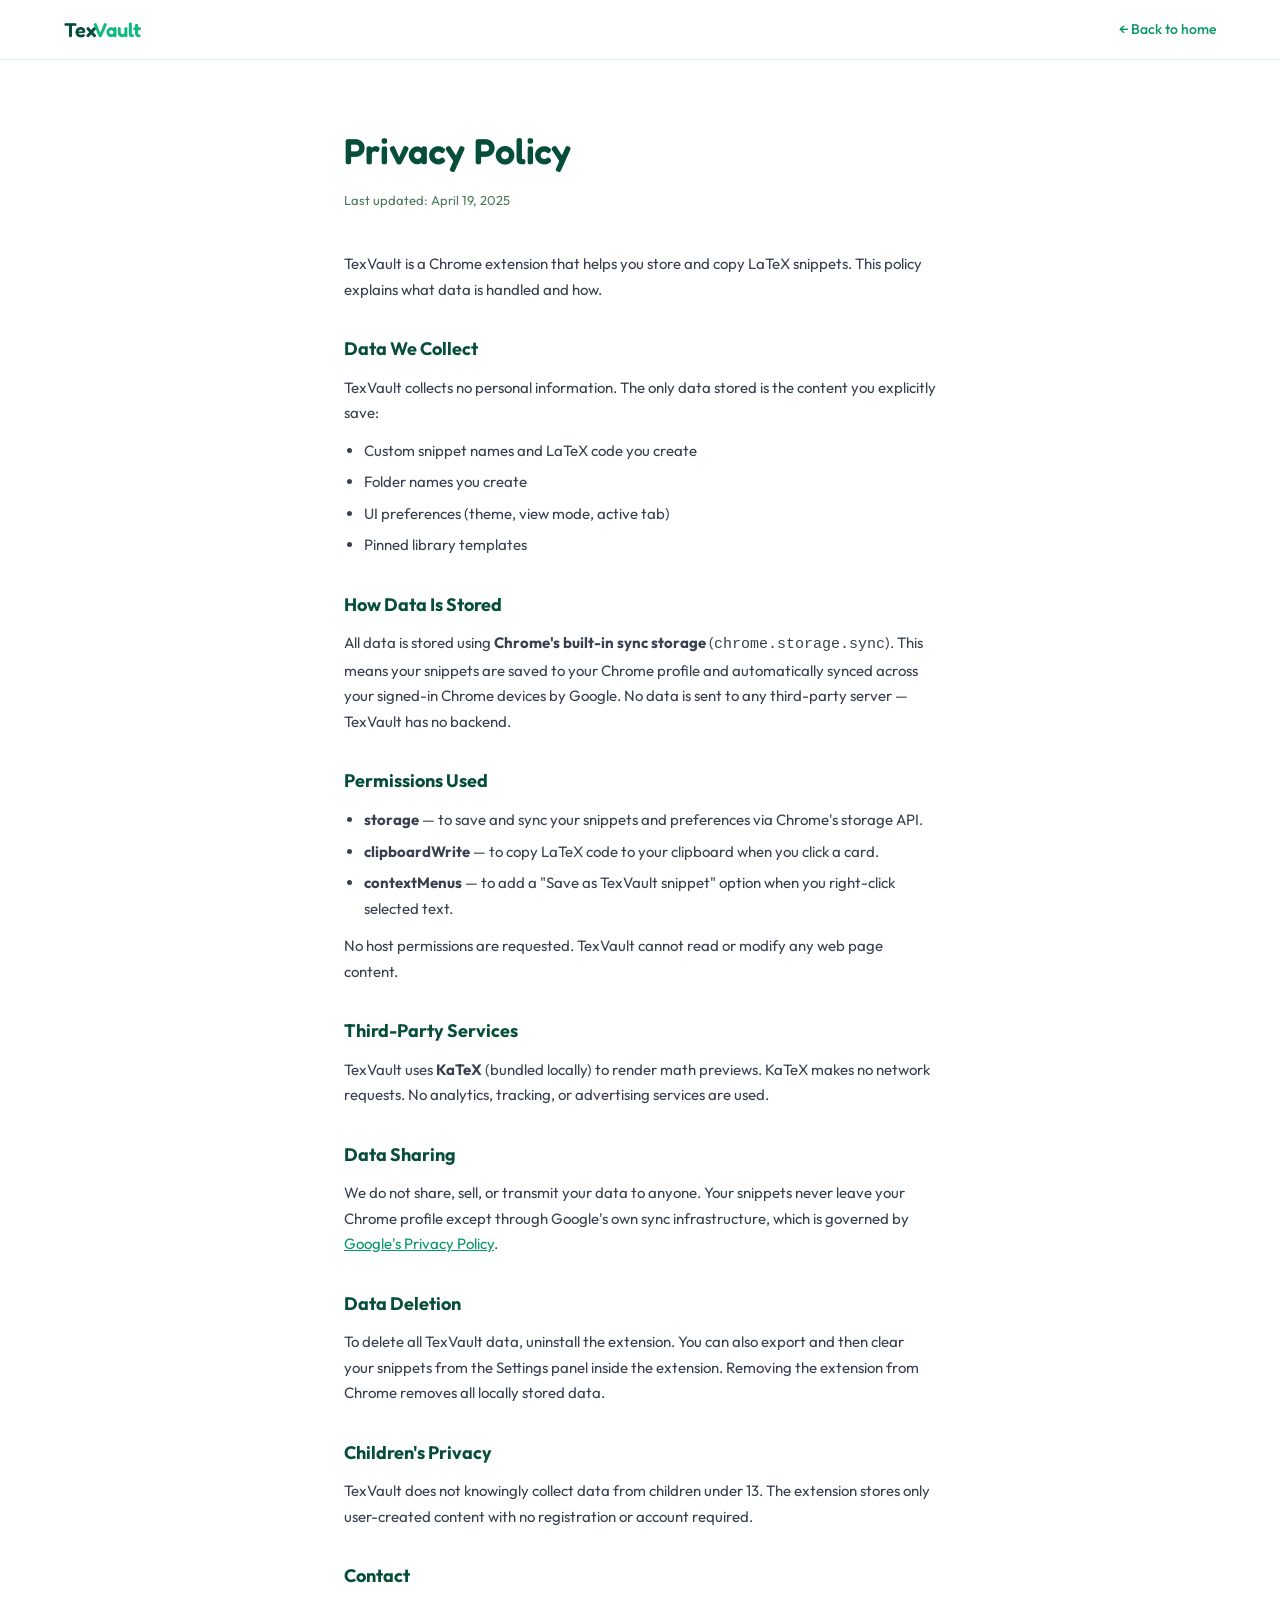
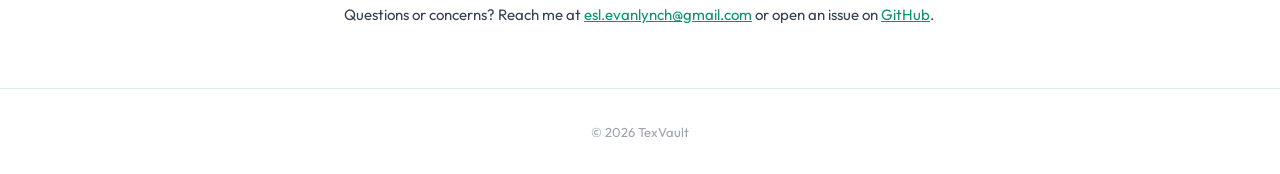
<file: docs/privacy.html>
<!DOCTYPE html>
<html lang="en">
<head>
  <meta charset="UTF-8">
  <meta name="viewport" content="width=device-width, initial-scale=1">
  <title>Privacy Policy — TexVault</title>
  <link rel="icon" type="image/svg+xml" href="texvaultlogo.svg">
  <link rel="preconnect" href="https://fonts.googleapis.com">
  <link href="https://fonts.googleapis.com/css2?family=Outfit:wght@400;500;600;700&family=Fredoka:wght@600&display=swap" rel="stylesheet">
  <style>
    *, *::before, *::after { box-sizing: border-box; margin: 0; padding: 0; }
    body {
      font-family: 'Outfit', system-ui, sans-serif;
      color: #0a1f0f;
      background: #fff;
      line-height: 1.7;
    }
    nav {
      display: flex;
      align-items: center;
      justify-content: space-between;
      padding: 0 5%;
      height: 60px;
      border-bottom: 1px solid rgba(5,150,105,0.15);
    }
    .nav-logo {
      font-family: 'Fredoka', sans-serif;
      font-size: 20px;
      font-weight: 600;
      color: #064e3b;
      text-decoration: none;
    }
    .nav-logo span { color: #10b981; }
    .back-link {
      font-size: 14px;
      color: #059669;
      text-decoration: none;
      font-weight: 500;
    }
    .back-link:hover { text-decoration: underline; }
    main {
      max-width: 720px;
      margin: 60px auto;
      padding: 0 5%;
    }
    h1 {
      font-family: 'Fredoka', sans-serif;
      font-size: 36px;
      font-weight: 600;
      color: #064e3b;
      margin-bottom: 8px;
    }
    .updated {
      font-size: 13px;
      color: #4a7a58;
      margin-bottom: 40px;
    }
    h2 {
      font-size: 18px;
      font-weight: 700;
      color: #064e3b;
      margin: 32px 0 10px;
    }
    p { font-size: 15px; color: #374151; margin-bottom: 12px; }
    ul { padding-left: 20px; margin-bottom: 12px; }
    li { font-size: 15px; color: #374151; margin-bottom: 6px; }
    a { color: #059669; }
    footer {
      text-align: center;
      padding: 32px 5%;
      border-top: 1px solid rgba(5,150,105,0.15);
      font-size: 13px;
      color: #9ca3af;
      margin-top: 60px;
    }
  </style>
</head>
<body>

<nav>
  <a class="nav-logo" href="index.html">Tex<span>Vault</span></a>
  <a class="back-link" href="index.html">← Back to home</a>
</nav>

<main>
  <h1>Privacy Policy</h1>
  <p class="updated">Last updated: April 19, 2025</p>

  <p>TexVault is a Chrome extension that helps you store and copy LaTeX snippets. This policy explains what data is handled and how.</p>

  <h2>Data We Collect</h2>
  <p>TexVault collects no personal information. The only data stored is the content you explicitly save:</p>
  <ul>
    <li>Custom snippet names and LaTeX code you create</li>
    <li>Folder names you create</li>
    <li>UI preferences (theme, view mode, active tab)</li>
    <li>Pinned library templates</li>
  </ul>

  <h2>How Data Is Stored</h2>
  <p>All data is stored using <strong>Chrome's built-in sync storage</strong> (<code>chrome.storage.sync</code>). This means your snippets are saved to your Chrome profile and automatically synced across your signed-in Chrome devices by Google. No data is sent to any third-party server — TexVault has no backend.</p>

  <h2>Permissions Used</h2>
  <ul>
    <li><strong>storage</strong> — to save and sync your snippets and preferences via Chrome's storage API.</li>
    <li><strong>clipboardWrite</strong> — to copy LaTeX code to your clipboard when you click a card.</li>
    <li><strong>contextMenus</strong> — to add a "Save as TexVault snippet" option when you right-click selected text.</li>
  </ul>
  <p>No host permissions are requested. TexVault cannot read or modify any web page content.</p>

  <h2>Third-Party Services</h2>
  <p>TexVault uses <strong>KaTeX</strong> (bundled locally) to render math previews. KaTeX makes no network requests. No analytics, tracking, or advertising services are used.</p>

  <h2>Data Sharing</h2>
  <p>We do not share, sell, or transmit your data to anyone. Your snippets never leave your Chrome profile except through Google's own sync infrastructure, which is governed by <a href="https://policies.google.com/privacy" target="_blank" rel="noopener">Google's Privacy Policy</a>.</p>

  <h2>Data Deletion</h2>
  <p>To delete all TexVault data, uninstall the extension. You can also export and then clear your snippets from the Settings panel inside the extension. Removing the extension from Chrome removes all locally stored data.</p>

  <h2>Children's Privacy</h2>
  <p>TexVault does not knowingly collect data from children under 13. The extension stores only user-created content with no registration or account required.</p>

  <h2>Contact</h2>
  <p>Questions or concerns? Reach me at <a href="mailto:esl.evanlynch@gmail.com">esl.evanlynch@gmail.com</a> or open an issue on <a href="https://github.com/evan-lynch/TexVault" target="_blank" rel="noopener">GitHub</a>.</p>
</main>

<footer>© 2026 TexVault</footer>

</body>
</html>
</file>
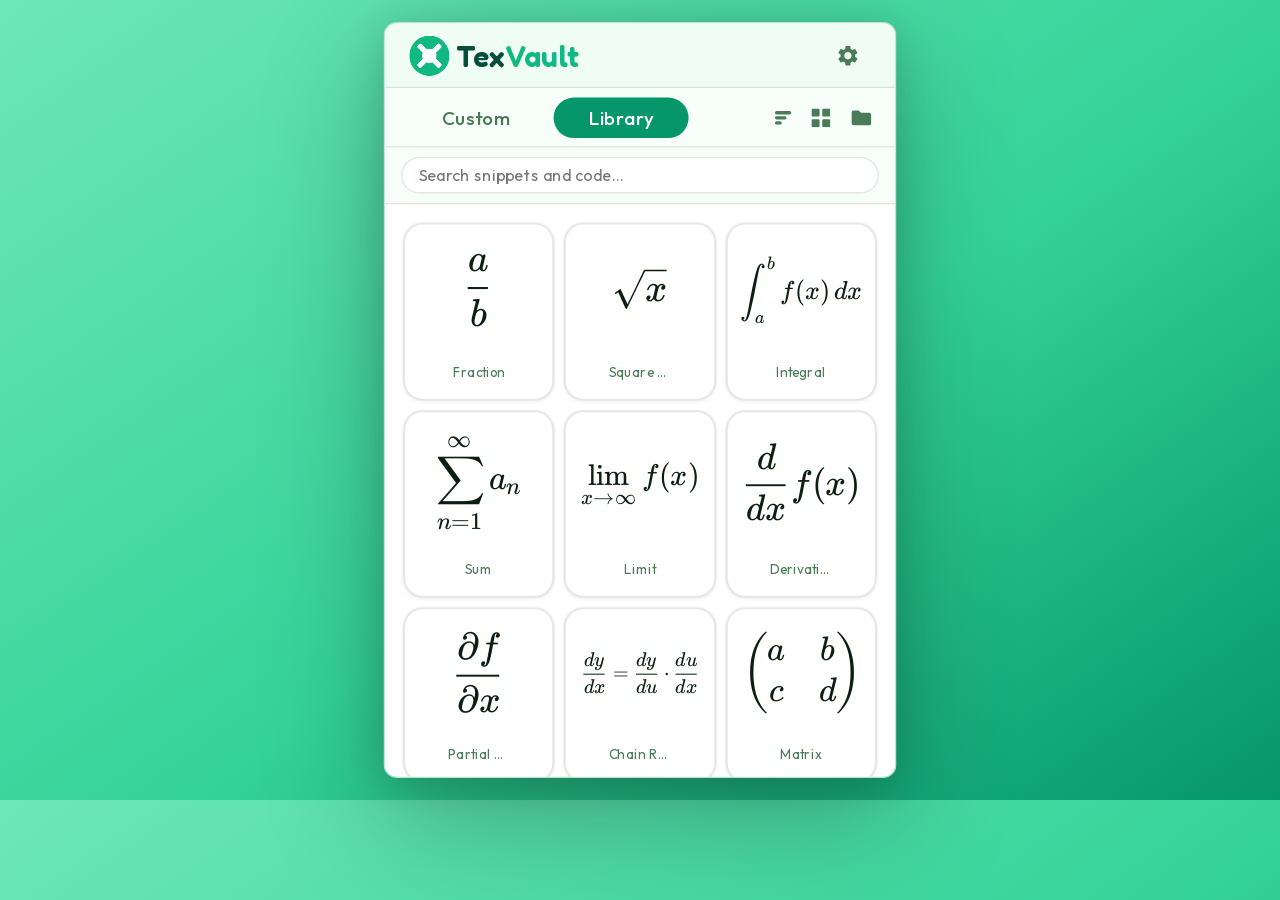
<file: screenshots/1_library.html>
<!DOCTYPE html>
<html lang="en" data-theme="light">
<head>
  <meta charset="UTF-8">
  <meta name="viewport" content="width=1280">
  <title>TexVault — Library</title>
  <link rel="stylesheet" href="../lib/katex.min.css">
  <link rel="stylesheet" href="../style.css">
  <link rel="stylesheet" href="_shared.css">
</head>
<body>
<div class="popup-shell">

  <header class="header">
    <img class="header__icon" src="../icons/texvaultlogo.svg" alt="" aria-hidden="true">
    <span class="header__logo">Tex<span class="header__logo-accent">Vault</span></span>
    <button class="btn-icon header__settings-btn">
      <svg width="18" height="18" viewBox="0 0 24 24" fill="currentColor" aria-hidden="true"><path d="M19.14 12.94c.04-.3.06-.61.06-.94 0-.32-.02-.64-.07-.94l2.03-1.58c.18-.14.23-.41.12-.61l-1.92-3.32c-.12-.22-.37-.29-.59-.22l-2.39.96c-.5-.38-1.03-.7-1.62-.94l-.36-2.54c-.04-.24-.24-.41-.48-.41h-3.84c-.24 0-.43.17-.47.41l-.36 2.54c-.59.24-1.13.57-1.62.94l-2.39-.96c-.22-.08-.47 0-.59.22L2.74 8.87c-.12.21-.08.47.12.61l2.03 1.58c-.05.3-.09.63-.09.94s.02.64.07.94l-2.03 1.58c-.18.14-.23.41-.12.61l1.92 3.32c.12.22.37.29.59.22l2.39-.96c.5.38 1.03.7 1.62.94l.36 2.54c.05.24.24.41.48.41h3.84c.24 0 .44-.17.47-.41l.36-2.54c.59-.24 1.13-.56 1.62-.94l2.39.96c.22.08.47 0 .59-.22l1.92-3.32c.12-.22.07-.47-.12-.61l-2.01-1.58zM12 15.6c-1.98 0-3.6-1.62-3.6-3.6s1.62-3.6 3.6-3.6 3.6 1.62 3.6 3.6-1.62 3.6-3.6 3.6z"/></svg>
    </button>
  </header>

  <nav class="tabs">
    <div class="tabs__nav">
      <button class="tab" data-tab="custom">Custom</button>
      <button class="tab tab--active" data-tab="templates">Library</button>
    </div>
    <div class="tabs__actions">
      <button class="btn-icon"><svg width="14" height="14" viewBox="0 0 14 14" fill="currentColor"><rect x="1" y="2" width="12" height="2.5" rx="1.25"/><rect x="1" y="5.75" width="8.5" height="2.5" rx="1.25"/><rect x="1" y="9.5" width="5" height="2.5" rx="1.25"/></svg></button>
      <button class="btn-icon"><svg width="14" height="14" viewBox="0 0 14 14" fill="currentColor"><rect x="0" y="0" width="6" height="6" rx="1"/><rect x="8" y="0" width="6" height="6" rx="1"/><rect x="0" y="8" width="6" height="6" rx="1"/><rect x="8" y="8" width="6" height="6" rx="1"/></svg></button>
      <button class="btn-icon"><svg width="18" height="18" viewBox="0 0 15 15" fill="currentColor"><path d="M1.5 4a1 1 0 011-1H5.8l1.1 1.1a1 1 0 00.7.3H12.5a1 1 0 011 1V11a1 1 0 01-1 1h-10a1 1 0 01-1-1V4z"/></svg></button>
    </div>
  </nav>

  <div class="search-bar">
    <div class="search-bar__wrap">
      <input type="search" class="search-input" placeholder="Search snippets and code..." readonly>
    </div>
  </div>

  <div class="content-area">
    <main class="panels">
      <section class="panel panel--active">
        <div class="card-grid card-grid--compact" id="grid">

          <div class="card" data-f="\dfrac{a}{b}" data-n="Fraction"></div>
          <div class="card" data-f="\sqrt{x}" data-n="Square Root"></div>
          <div class="card" data-f="\int_a^b f(x)\,dx" data-n="Integral"></div>
          <div class="card" data-f="\sum_{n=1}^{\infty} a_n" data-n="Sum"></div>
          <div class="card" data-f="\lim_{x \to \infty} f(x)" data-n="Limit"></div>
          <div class="card" data-f="\frac{d}{dx}f(x)" data-n="Derivative"></div>
          <div class="card" data-f="\frac{\partial f}{\partial x}" data-n="Partial Deriv."></div>
          <div class="card" data-f="\frac{dy}{dx} = \frac{dy}{du}\cdot\frac{du}{dx}" data-n="Chain Rule"></div>
          <div class="card" data-f="\begin{pmatrix}a&b\\c&d\end{pmatrix}" data-n="Matrix"></div>
          <div class="card" data-f="\vec{v} \cdot \vec{w}" data-n="Dot Product"></div>
          <div class="card" data-f="\alpha,\beta,\gamma,\delta" data-n="Greek Letters"></div>
          <div class="card" data-f="e^{i\theta} = \cos\theta + i\sin\theta" data-n="Euler's Formula"></div>

        </div>
      </section>
    </main>
  </div>

</div>

<script src="../lib/katex.min.js"></script>
<script>
const PIN = `<svg width="10" height="10" viewBox="0 0 16 16" fill="currentColor"><path d="M9.828.722a.5.5 0 0 1 .354.146l4.95 4.95a.5.5 0 0 1 0 .707c-.48.48-1.072.588-1.503.588-.177 0-.335-.018-.46-.039l-3.134 3.134a5.927 5.927 0 0 1 .16 1.013c.046.702-.032 1.687-.72 2.375a.5.5 0 0 1-.707 0l-2.829-2.828-3.182 3.182c-.195.195-1.219.902-1.414.707-.195-.195.512-1.22.707-1.414l3.182-3.182-2.828-2.829a.5.5 0 0 1 0-.707c.688-.688 1.673-.767 2.375-.72a5.922 5.922 0 0 1 1.013.16l3.134-3.133a2.772 2.772 0 0 1-.04-.461c0-.43.108-1.022.589-1.503a.5.5 0 0 1 .353-.146z"/></svg>`;

document.querySelectorAll('.card[data-f]').forEach(card => {
  const preview = document.createElement('div');
  preview.className = 'card__preview';
  try {
    preview.innerHTML = katex.renderToString(card.dataset.f, { displayMode: true, throwOnError: false, strict: false });
  } catch(e) {
    preview.classList.add('card__preview--code');
    preview.textContent = card.dataset.f;
  }
  const name = document.createElement('div');
  name.className = 'card__name';
  name.textContent = card.dataset.n;
  const pin = document.createElement('button');
  pin.className = 'card__pin';
  pin.innerHTML = PIN;
  card.appendChild(preview);
  card.appendChild(name);
  card.appendChild(pin);
  delete card.dataset.f;
  delete card.dataset.n;
});

function scaleKatexToFit(el) {
  const k = el.querySelector('.katex');
  if (!k) return;
  k.style.transform = 'none';
  const cw = el.clientWidth, ch = el.clientHeight;
  if (!cw || !ch) return;
  const kw = k.scrollWidth, kh = k.scrollHeight;
  if (!kw || !kh) return;
  const scale = Math.min((cw - 10) / kw, (ch - 10) / kh, 1.5);
  if (scale > 1.08 || scale < 0.95) {
    k.style.transformOrigin = 'center center';
    k.style.transform = `scale(${Math.max(scale, 0.25)})`;
  }
}
setTimeout(() => document.querySelectorAll('.card__preview').forEach(scaleKatexToFit), 120);
</script>
</body>
</html>
</file>
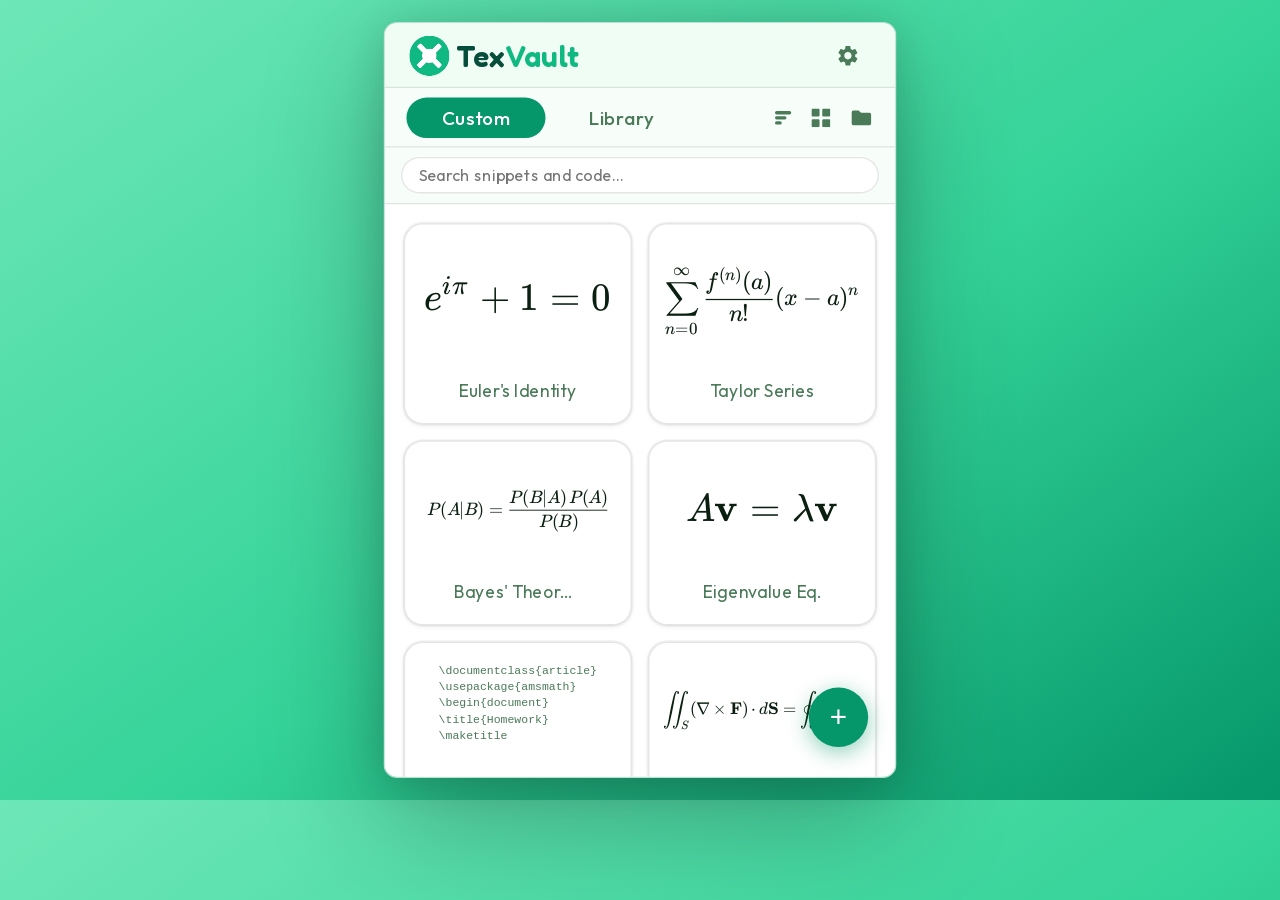
<file: screenshots/2_custom.html>
<!DOCTYPE html>
<html lang="en" data-theme="light">
<head>
  <meta charset="UTF-8">
  <meta name="viewport" content="width=1280">
  <title>TexVault — Custom Snippets</title>
  <link rel="stylesheet" href="../lib/katex.min.css">
  <link rel="stylesheet" href="../style.css">
  <link rel="stylesheet" href="_shared.css">
</head>
<body>
<div class="popup-shell">

  <header class="header">
    <img class="header__icon" src="../icons/texvaultlogo.svg" alt="" aria-hidden="true">
    <span class="header__logo">Tex<span class="header__logo-accent">Vault</span></span>
    <button class="btn-icon header__settings-btn">
      <svg width="18" height="18" viewBox="0 0 24 24" fill="currentColor" aria-hidden="true"><path d="M19.14 12.94c.04-.3.06-.61.06-.94 0-.32-.02-.64-.07-.94l2.03-1.58c.18-.14.23-.41.12-.61l-1.92-3.32c-.12-.22-.37-.29-.59-.22l-2.39.96c-.5-.38-1.03-.7-1.62-.94l-.36-2.54c-.04-.24-.24-.41-.48-.41h-3.84c-.24 0-.43.17-.47.41l-.36 2.54c-.59.24-1.13.57-1.62.94l-2.39-.96c-.22-.08-.47 0-.59.22L2.74 8.87c-.12.21-.08.47.12.61l2.03 1.58c-.05.3-.09.63-.09.94s.02.64.07.94l-2.03 1.58c-.18.14-.23.41-.12.61l1.92 3.32c.12.22.37.29.59.22l2.39-.96c.5.38 1.03.7 1.62.94l.36 2.54c.05.24.24.41.48.41h3.84c.24 0 .44-.17.47-.41l.36-2.54c.59-.24 1.13-.56 1.62-.94l2.39.96c.22.08.47 0 .59-.22l1.92-3.32c.12-.22.07-.47-.12-.61l-2.01-1.58zM12 15.6c-1.98 0-3.6-1.62-3.6-3.6s1.62-3.6 3.6-3.6 3.6 1.62 3.6 3.6-1.62 3.6-3.6 3.6z"/></svg>
    </button>
  </header>

  <nav class="tabs">
    <div class="tabs__nav">
      <button class="tab tab--active" data-tab="custom">Custom</button>
      <button class="tab" data-tab="templates">Library</button>
    </div>
    <div class="tabs__actions">
      <button class="btn-icon"><svg width="14" height="14" viewBox="0 0 14 14" fill="currentColor"><rect x="1" y="2" width="12" height="2.5" rx="1.25"/><rect x="1" y="5.75" width="8.5" height="2.5" rx="1.25"/><rect x="1" y="9.5" width="5" height="2.5" rx="1.25"/></svg></button>
      <button class="btn-icon"><svg width="14" height="14" viewBox="0 0 14 14" fill="currentColor"><rect x="0" y="0" width="6" height="6" rx="1"/><rect x="8" y="0" width="6" height="6" rx="1"/><rect x="0" y="8" width="6" height="6" rx="1"/><rect x="8" y="8" width="6" height="6" rx="1"/></svg></button>
      <button class="btn-icon"><svg width="18" height="18" viewBox="0 0 15 15" fill="currentColor"><path d="M1.5 4a1 1 0 011-1H5.8l1.1 1.1a1 1 0 00.7.3H12.5a1 1 0 011 1V11a1 1 0 01-1 1h-10a1 1 0 01-1-1V4z"/></svg></button>
    </div>
  </nav>

  <div class="search-bar">
    <div class="search-bar__wrap">
      <input type="search" class="search-input" placeholder="Search snippets and code..." readonly>
    </div>
  </div>

  <div class="content-area">
    <main class="panels">
      <section class="panel panel--active">
        <div class="card-grid" id="grid">

          <!-- Euler's Identity — pinned -->
          <div class="card" data-f="e^{i\pi} + 1 = 0" data-n="Euler's Identity" data-pinned="true"></div>
          <!-- Taylor Series -->
          <div class="card" data-f="\sum_{n=0}^{\infty} \frac{f^{(n)}(a)}{n!}(x-a)^n" data-n="Taylor Series"></div>
          <!-- Bayes' Theorem -->
          <div class="card" data-f="P(A|B) = \frac{P(B|A)\,P(A)}{P(B)}" data-n="Bayes' Theorem"></div>
          <!-- Eigenvalue -->
          <div class="card" data-f="A\mathbf{v} = \lambda\mathbf{v}" data-n="Eigenvalue Eq."></div>
          <!-- Homework Template — text type -->
          <div class="card" data-code="\documentclass{article}
\usepackage{amsmath}
\begin{document}
\title{Homework}
\maketitle
\end{document}" data-n="Homework Template"></div>
          <!-- Stokes' Theorem -->
          <div class="card" data-f="\iint_S (\nabla \times \mathbf{F})\cdot d\mathbf{S} = \oint_C \mathbf{F}\cdot d\mathbf{r}" data-n="Stokes' Theorem"></div>

          <!-- Add card -->
          <div class="card card--add" id="add-card">
            <span style="font-size:26px; color: var(--accent); font-weight:300; line-height:1;">+</span>
          </div>

        </div>
      </section>
    </main>
  </div>

  <!-- FAB -->
  <button class="fab" style="position:absolute; bottom:22px; right:20px; width:44px; height:44px; border-radius:50%; background:var(--accent); border:none; color:#fff; font-size:22px; font-weight:300; display:flex; align-items:center; justify-content:center; box-shadow:0 4px 16px rgba(5,150,105,0.45); cursor:pointer; z-index:100;">+</button>

</div>

<script src="../lib/katex.min.js"></script>
<script>
const PIN = `<svg width="10" height="10" viewBox="0 0 16 16" fill="currentColor"><path d="M9.828.722a.5.5 0 0 1 .354.146l4.95 4.95a.5.5 0 0 1 0 .707c-.48.48-1.072.588-1.503.588-.177 0-.335-.018-.46-.039l-3.134 3.134a5.927 5.927 0 0 1 .16 1.013c.046.702-.032 1.687-.72 2.375a.5.5 0 0 1-.707 0l-2.829-2.828-3.182 3.182c-.195.195-1.219.902-1.414.707-.195-.195.512-1.22.707-1.414l3.182-3.182-2.828-2.829a.5.5 0 0 1 0-.707c.688-.688 1.673-.767 2.375-.72a5.922 5.922 0 0 1 1.013.16l3.134-3.133a2.772 2.772 0 0 1-.04-.461c0-.43.108-1.022.589-1.503a.5.5 0 0 1 .353-.146z"/></svg>`;

document.querySelectorAll('.card[data-f]').forEach(card => {
  const preview = document.createElement('div');
  preview.className = 'card__preview';
  try {
    preview.innerHTML = katex.renderToString(card.dataset.f, { displayMode: true, throwOnError: true, strict: false });
  } catch(e) {
    preview.classList.add('card__preview--code');
    preview.textContent = card.dataset.f;
  }
  const name = document.createElement('div');
  name.className = 'card__name';
  name.textContent = card.dataset.n;
  const pin = document.createElement('button');
  pin.className = 'card__pin';
  if (card.dataset.pinned) {
    pin.style.cssText = 'position:absolute;bottom:6px;right:6px;background:rgba(5,150,105,0.14);border:none;color:var(--accent);border-radius:50%;width:20px;height:20px;display:flex;align-items:center;justify-content:center;cursor:pointer;';
  } else {
    pin.style.cssText = 'position:absolute;bottom:6px;right:6px;background:none;border:none;color:rgba(0,0,0,0.15);border-radius:50%;width:20px;height:20px;display:flex;align-items:center;justify-content:center;cursor:pointer;';
  }
  pin.innerHTML = PIN;
  card.appendChild(preview);
  card.appendChild(name);
  card.appendChild(pin);
  delete card.dataset.f;
  delete card.dataset.n;
});

document.querySelectorAll('.card[data-code]').forEach(card => {
  const preview = document.createElement('div');
  preview.className = 'card__preview card__preview--code';
  preview.textContent = card.dataset.code.split('\n').filter(l => l.trim()).slice(0, 5).join('\n');
  const name = document.createElement('div');
  name.className = 'card__name';
  name.textContent = card.dataset.n;
  const pin = document.createElement('button');
  pin.style.cssText = 'position:absolute;bottom:6px;right:6px;background:none;border:none;color:rgba(0,0,0,0.15);border-radius:50%;width:20px;height:20px;display:flex;align-items:center;justify-content:center;cursor:pointer;';
  pin.innerHTML = PIN;
  card.appendChild(preview);
  card.appendChild(name);
  card.appendChild(pin);
  delete card.dataset.code;
  delete card.dataset.n;
});

function scaleKatexToFit(el) {
  const k = el.querySelector('.katex');
  if (!k) return;
  k.style.transform = 'none';
  const cw = el.clientWidth, ch = el.clientHeight;
  if (!cw || !ch) return;
  const kw = k.scrollWidth, kh = k.scrollHeight;
  if (!kw || !kh) return;
  const scale = Math.min((cw - 10) / kw, (ch - 10) / kh, 1.5);
  if (scale > 1.08 || scale < 0.95) {
    k.style.transformOrigin = 'center center';
    k.style.transform = `scale(${Math.max(scale, 0.25)})`;
  }
}
setTimeout(() => document.querySelectorAll('.card__preview').forEach(scaleKatexToFit), 120);
</script>
</body>
</html>
</file>
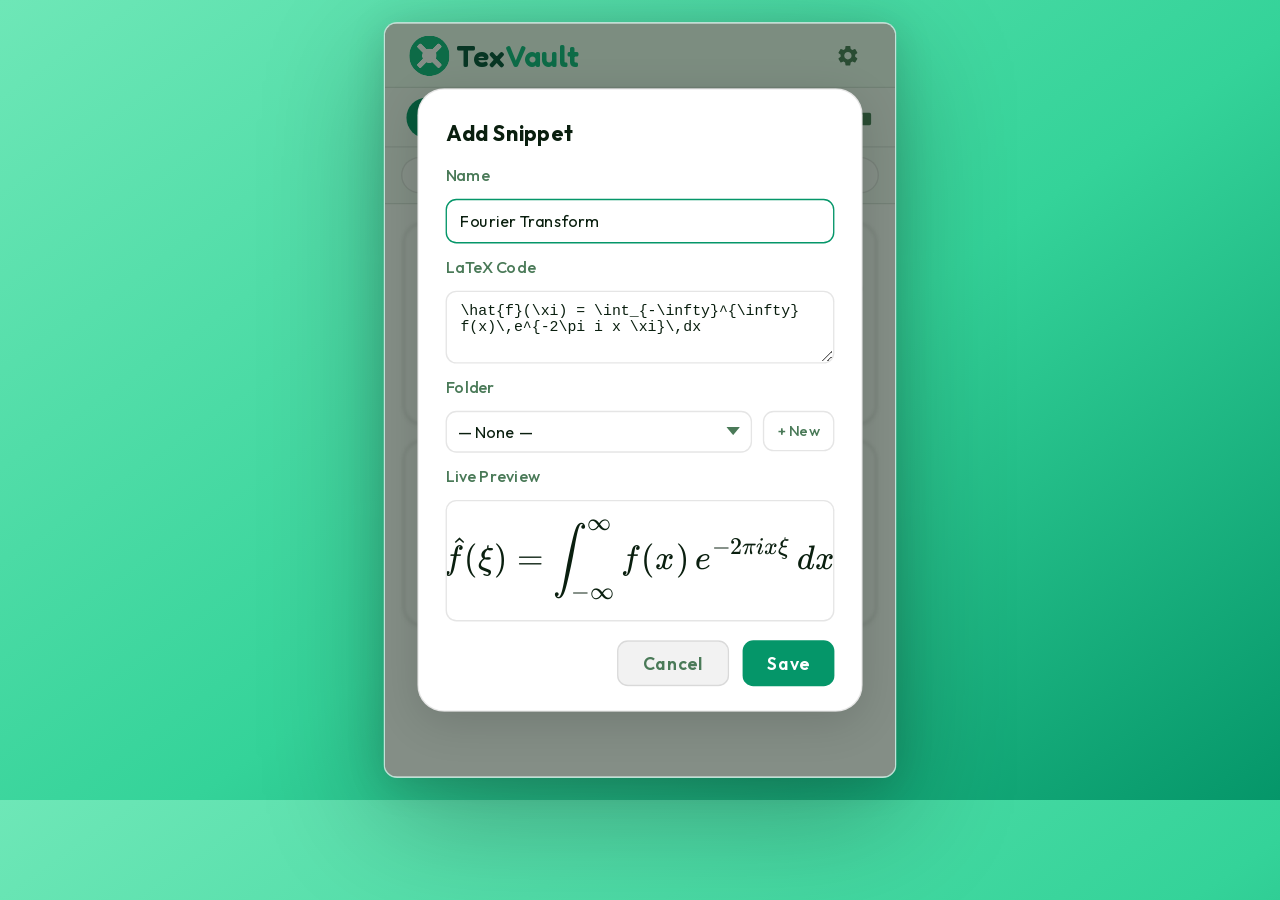
<file: screenshots/3_modal.html>
<!DOCTYPE html>
<html lang="en" data-theme="light">
<head>
  <meta charset="UTF-8">
  <meta name="viewport" content="width=1280">
  <title>TexVault — Add Snippet</title>
  <link rel="stylesheet" href="../lib/katex.min.css">
  <link rel="stylesheet" href="../style.css">
  <link rel="stylesheet" href="_shared.css">
</head>
<body>
<div class="popup-shell">

  <header class="header">
    <img class="header__icon" src="../icons/texvaultlogo.svg" alt="" aria-hidden="true">
    <span class="header__logo">Tex<span class="header__logo-accent">Vault</span></span>
    <button class="btn-icon header__settings-btn">
      <svg width="18" height="18" viewBox="0 0 24 24" fill="currentColor" aria-hidden="true"><path d="M19.14 12.94c.04-.3.06-.61.06-.94 0-.32-.02-.64-.07-.94l2.03-1.58c.18-.14.23-.41.12-.61l-1.92-3.32c-.12-.22-.37-.29-.59-.22l-2.39.96c-.5-.38-1.03-.7-1.62-.94l-.36-2.54c-.04-.24-.24-.41-.48-.41h-3.84c-.24 0-.43.17-.47.41l-.36 2.54c-.59.24-1.13.57-1.62.94l-2.39-.96c-.22-.08-.47 0-.59.22L2.74 8.87c-.12.21-.08.47.12.61l2.03 1.58c-.05.3-.09.63-.09.94s.02.64.07.94l-2.03 1.58c-.18.14-.23.41-.12.61l1.92 3.32c.12.22.37.29.59.22l2.39-.96c.5.38 1.03.7 1.62.94l.36 2.54c.05.24.24.41.48.41h3.84c.24 0 .44-.17.47-.41l.36-2.54c.59-.24 1.13-.56 1.62-.94l2.39.96c.22.08.47 0 .59-.22l1.92-3.32c.12-.22.07-.47-.12-.61l-2.01-1.58zM12 15.6c-1.98 0-3.6-1.62-3.6-3.6s1.62-3.6 3.6-3.6 3.6 1.62 3.6 3.6-1.62 3.6-3.6 3.6z"/></svg>
    </button>
  </header>

  <nav class="tabs">
    <div class="tabs__nav">
      <button class="tab tab--active" data-tab="custom">Custom</button>
      <button class="tab" data-tab="templates">Library</button>
    </div>
    <div class="tabs__actions">
      <button class="btn-icon"><svg width="14" height="14" viewBox="0 0 14 14" fill="currentColor"><rect x="1" y="2" width="12" height="2.5" rx="1.25"/><rect x="1" y="5.75" width="8.5" height="2.5" rx="1.25"/><rect x="1" y="9.5" width="5" height="2.5" rx="1.25"/></svg></button>
      <button class="btn-icon"><svg width="14" height="14" viewBox="0 0 14 14" fill="currentColor"><rect x="0" y="0" width="6" height="6" rx="1"/><rect x="8" y="0" width="6" height="6" rx="1"/><rect x="0" y="8" width="6" height="6" rx="1"/><rect x="8" y="8" width="6" height="6" rx="1"/></svg></button>
      <button class="btn-icon"><svg width="18" height="18" viewBox="0 0 15 15" fill="currentColor"><path d="M1.5 4a1 1 0 011-1H5.8l1.1 1.1a1 1 0 00.7.3H12.5a1 1 0 011 1V11a1 1 0 01-1 1h-10a1 1 0 01-1-1V4z"/></svg></button>
    </div>
  </nav>

  <div class="search-bar">
    <div class="search-bar__wrap">
      <input type="search" class="search-input" placeholder="Search snippets and code..." readonly>
    </div>
  </div>

  <!-- Dimmed cards behind the modal -->
  <div class="content-area" style="filter: blur(1px); pointer-events: none;">
    <main class="panels">
      <section class="panel panel--active">
        <div class="card-grid" id="grid">
          <div class="card" data-f="e^{i\pi} + 1 = 0" data-n="Euler's Identity"></div>
          <div class="card" data-f="\sum_{n=0}^{\infty} \frac{f^{(n)}(a)}{n!}(x-a)^n" data-n="Taylor Series"></div>
          <div class="card" data-f="P(A|B) = \frac{P(B|A)\,P(A)}{P(B)}" data-n="Bayes' Theorem"></div>
          <div class="card" data-f="A\mathbf{v} = \lambda\mathbf{v}" data-n="Eigenvalue Eq."></div>
        </div>
      </section>
    </main>
  </div>

  <!-- Modal overlay — visible -->
  <div class="modal-overlay modal-overlay--visible" style="position:absolute; inset:0; background:rgba(10,31,15,0.50); display:flex; align-items:center; justify-content:center; z-index:500;">
    <div class="modal">
      <h2 class="modal__title">Add Snippet</h2>

      <label class="modal__label" for="modal-name">Name</label>
      <input class="modal__input" id="modal-name" type="text" value="Fourier Transform" readonly style="border-color: var(--accent);">

      <label class="modal__label" for="modal-code">LaTeX Code</label>
      <textarea class="modal__textarea" id="modal-code" rows="3" readonly style="font-size:11px;">\hat{f}(\xi) = \int_{-\infty}^{\infty} f(x)\,e^{-2\pi i x \xi}\,dx</textarea>

      <label class="modal__label" for="modal-folder">Folder</label>
      <div class="modal__folder-row">
        <select class="modal__select" id="modal-folder">
          <option value="">— None —</option>
          <option value="calc">Calculus</option>
          <option value="linalg">Linear Algebra</option>
          <option value="stats">Statistics</option>
        </select>
        <button class="modal__folder-new" type="button">+ New</button>
      </div>

      <div class="modal__preview-label">Live Preview</div>
      <div class="modal__preview" id="modal-preview"></div>

      <div class="modal__actions">
        <button class="btn btn--secondary">Cancel</button>
        <button class="btn btn--primary">Save</button>
      </div>
    </div>
  </div>

</div>

<script src="../lib/katex.min.js"></script>
<script>
document.querySelectorAll('.card[data-f]').forEach(card => {
  const preview = document.createElement('div');
  preview.className = 'card__preview';
  try {
    preview.innerHTML = katex.renderToString(card.dataset.f, { displayMode: true, throwOnError: true, strict: false });
  } catch(e) {
    preview.classList.add('card__preview--code');
    preview.textContent = card.dataset.f;
  }
  const name = document.createElement('div');
  name.className = 'card__name';
  name.textContent = card.dataset.n;
  card.appendChild(preview);
  card.appendChild(name);
});

// Render the live preview in the modal
const mp = document.getElementById('modal-preview');
try {
  mp.innerHTML = katex.renderToString(
    '\\hat{f}(\\xi) = \\int_{-\\infty}^{\\infty} f(x)\\,e^{-2\\pi i x \\xi}\\,dx',
    { displayMode: true, throwOnError: false, strict: false }
  );
} catch(e) {
  mp.textContent = '\\hat{f}(\\xi) = \\int_{-\\infty}^{\\infty} f(x)\\,e^{-2\\pi i x \\xi}\\,dx';
}

function scaleKatexToFit(el) {
  const k = el.querySelector('.katex');
  if (!k) return;
  k.style.transform = 'none';
  const cw = el.clientWidth, ch = el.clientHeight;
  if (!cw || !ch) return;
  const kw = k.scrollWidth, kh = k.scrollHeight;
  if (!kw || !kh) return;
  const scale = Math.min((cw - 10) / kw, (ch - 10) / kh, 1.5);
  if (scale > 1.08 || scale < 0.95) {
    k.style.transformOrigin = 'center center';
    k.style.transform = `scale(${Math.max(scale, 0.25)})`;
  }
}
setTimeout(() => {
  document.querySelectorAll('.card__preview').forEach(scaleKatexToFit);
  scaleKatexToFit(mp);
}, 120);
</script>
</body>
</html>
</file>
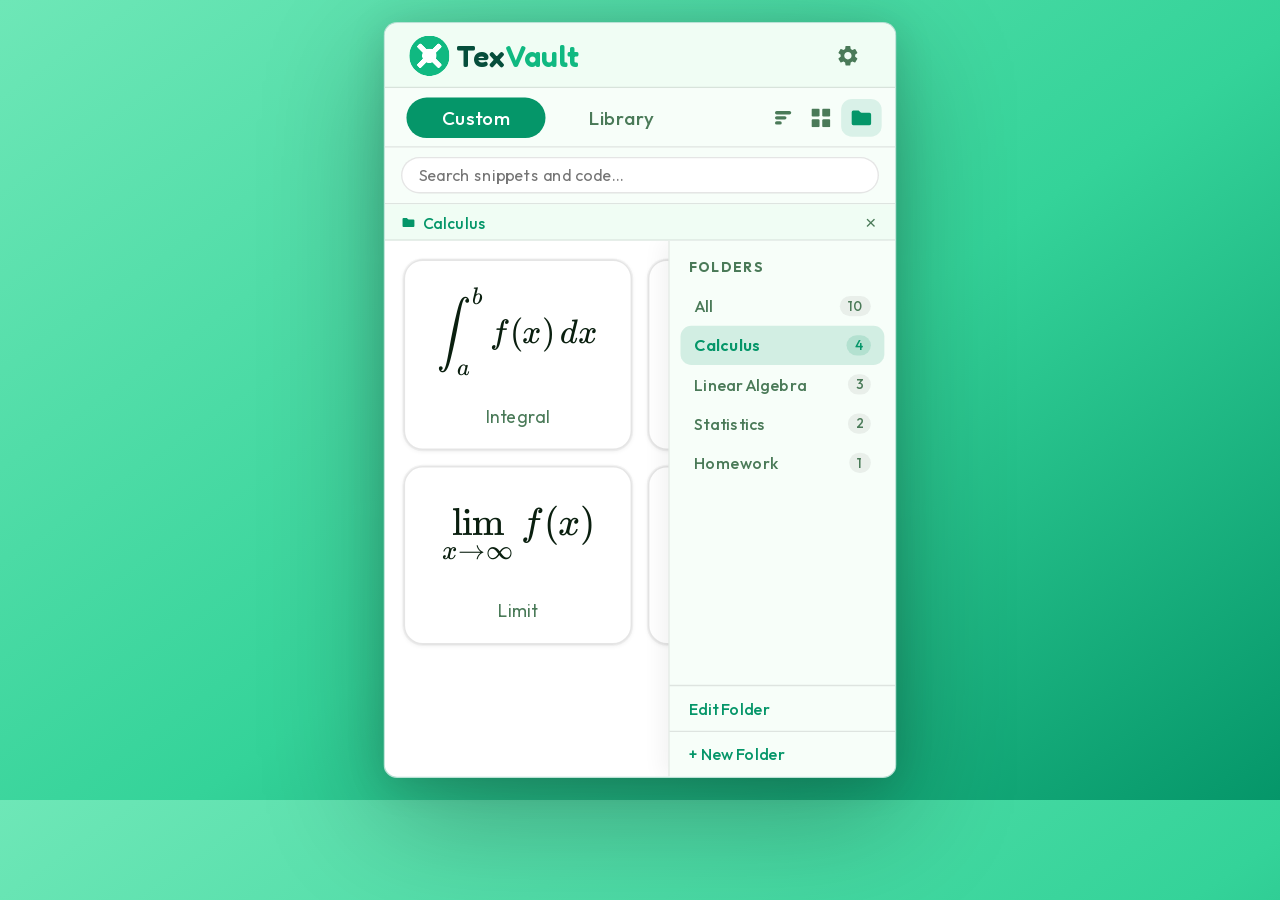
<file: screenshots/4_folders.html>
<!DOCTYPE html>
<html lang="en" data-theme="light">
<head>
  <meta charset="UTF-8">
  <meta name="viewport" content="width=1280">
  <title>TexVault — Folders</title>
  <link rel="stylesheet" href="../lib/katex.min.css">
  <link rel="stylesheet" href="../style.css">
  <link rel="stylesheet" href="_shared.css">
  <style>
    /* In screenshots, fixed positioning won't work inside popup-shell, so override */
    .popup-shell .folder-sidebar {
      position: absolute !important;
      top: 0 !important;
      bottom: 0 !important;
      right: 0 !important;
      transform: translateX(0) !important;
    }
    .popup-shell .folder-indicator {
      position: relative !important;
    }
  </style>
</head>
<body>
<div class="popup-shell">

  <header class="header">
    <img class="header__icon" src="../icons/texvaultlogo.svg" alt="" aria-hidden="true">
    <span class="header__logo">Tex<span class="header__logo-accent">Vault</span></span>
    <button class="btn-icon header__settings-btn">
      <svg width="18" height="18" viewBox="0 0 24 24" fill="currentColor" aria-hidden="true"><path d="M19.14 12.94c.04-.3.06-.61.06-.94 0-.32-.02-.64-.07-.94l2.03-1.58c.18-.14.23-.41.12-.61l-1.92-3.32c-.12-.22-.37-.29-.59-.22l-2.39.96c-.5-.38-1.03-.7-1.62-.94l-.36-2.54c-.04-.24-.24-.41-.48-.41h-3.84c-.24 0-.43.17-.47.41l-.36 2.54c-.59.24-1.13.57-1.62.94l-2.39-.96c-.22-.08-.47 0-.59.22L2.74 8.87c-.12.21-.08.47.12.61l2.03 1.58c-.05.3-.09.63-.09.94s.02.64.07.94l-2.03 1.58c-.18.14-.23.41-.12.61l1.92 3.32c.12.22.37.29.59.22l2.39-.96c.5.38 1.03.7 1.62.94l.36 2.54c.05.24.24.41.48.41h3.84c.24 0 .44-.17.47-.41l.36-2.54c.59-.24 1.13-.56 1.62-.94l2.39.96c.22.08.47 0 .59-.22l1.92-3.32c.12-.22.07-.47-.12-.61l-2.01-1.58zM12 15.6c-1.98 0-3.6-1.62-3.6-3.6s1.62-3.6 3.6-3.6 3.6 1.62 3.6 3.6-1.62 3.6-3.6 3.6z"/></svg>
    </button>
  </header>

  <nav class="tabs">
    <div class="tabs__nav">
      <button class="tab tab--active" data-tab="custom">Custom</button>
      <button class="tab" data-tab="templates">Library</button>
    </div>
    <div class="tabs__actions">
      <button class="btn-icon"><svg width="14" height="14" viewBox="0 0 14 14" fill="currentColor"><rect x="1" y="2" width="12" height="2.5" rx="1.25"/><rect x="1" y="5.75" width="8.5" height="2.5" rx="1.25"/><rect x="1" y="9.5" width="5" height="2.5" rx="1.25"/></svg></button>
      <button class="btn-icon"><svg width="14" height="14" viewBox="0 0 14 14" fill="currentColor"><rect x="0" y="0" width="6" height="6" rx="1"/><rect x="8" y="0" width="6" height="6" rx="1"/><rect x="0" y="8" width="6" height="6" rx="1"/><rect x="8" y="8" width="6" height="6" rx="1"/></svg></button>
      <button class="btn-icon btn-icon--active"><svg width="18" height="18" viewBox="0 0 15 15" fill="currentColor"><path d="M1.5 4a1 1 0 011-1H5.8l1.1 1.1a1 1 0 00.7.3H12.5a1 1 0 011 1V11a1 1 0 01-1 1h-10a1 1 0 01-1-1V4z"/></svg></button>
    </div>
  </nav>

  <div class="search-bar">
    <div class="search-bar__wrap">
      <input type="search" class="search-input" placeholder="Search snippets and code..." readonly>
    </div>
  </div>

  <!-- Folder indicator bar -->
  <div class="folder-indicator" style="display:flex; align-items:center; padding:5px 12px; background:#f0fdf4; border-bottom:1px solid rgba(0,0,0,0.08); font-size:11.5px; font-weight:500; color:var(--accent); gap:5px; flex-shrink:0;">
    <svg width="11" height="11" viewBox="0 0 15 15" fill="currentColor" aria-hidden="true"><path d="M1.5 4a1 1 0 011-1H5.8l1.1 1.1a1 1 0 00.7.3H12.5a1 1 0 011 1V11a1 1 0 01-1 1h-10a1 1 0 01-1-1V4z"/></svg>
    <span>Calculus</span>
    <button style="margin-left:auto; background:none; border:none; color:var(--text-secondary); font-size:14px; cursor:pointer; padding:0 2px;">&times;</button>
  </div>

  <div class="content-area" style="position:relative;">
    <main class="panels">
      <section class="panel panel--active">
        <div class="card-grid" id="grid">
          <div class="card" data-f="\int_a^b f(x)\,dx" data-n="Integral"></div>
          <div class="card" data-f="\frac{d}{dx}f(x)" data-n="Derivative"></div>
          <div class="card" data-f="\lim_{x \to \infty} f(x)" data-n="Limit"></div>
          <div class="card" data-f="\frac{\partial f}{\partial x}" data-n="Partial Deriv."></div>
        </div>
      </section>
    </main>

    <!-- Folder sidebar — open -->
    <aside class="folder-sidebar folder-sidebar--open" style="position:absolute; top:0; right:0; bottom:0; transform:translateX(0); width:168px; background:#f7fef9; border-left:1px solid rgba(0,0,0,0.08); border-top:none; display:flex; flex-direction:column; z-index:10; box-shadow:-4px 0 16px rgba(0,0,0,0.06);">
      <div class="folder-sidebar__header">Folders</div>
      <div class="folder-list">
        <div class="folder-item">
          <span class="folder-item__name">All</span>
          <span class="folder-item__count">10</span>
        </div>
        <div class="folder-item folder-item--active">
          <span class="folder-item__name">Calculus</span>
          <span class="folder-item__count">4</span>
        </div>
        <div class="folder-item">
          <span class="folder-item__name">Linear Algebra</span>
          <span class="folder-item__count">3</span>
        </div>
        <div class="folder-item">
          <span class="folder-item__name">Statistics</span>
          <span class="folder-item__count">2</span>
        </div>
        <div class="folder-item">
          <span class="folder-item__name">Homework</span>
          <span class="folder-item__count">1</span>
        </div>
      </div>
      <button class="folder-edit-btn">Edit Folder</button>
      <button class="folder-new-btn">+ New Folder</button>
    </aside>
  </div>

</div>

<script src="../lib/katex.min.js"></script>
<script>
document.querySelectorAll('.card[data-f]').forEach(card => {
  const preview = document.createElement('div');
  preview.className = 'card__preview';
  try {
    preview.innerHTML = katex.renderToString(card.dataset.f, { displayMode: true, throwOnError: true, strict: false });
  } catch(e) {
    preview.classList.add('card__preview--code');
    preview.textContent = card.dataset.f;
  }
  const name = document.createElement('div');
  name.className = 'card__name';
  name.textContent = card.dataset.n;
  card.appendChild(preview);
  card.appendChild(name);
  delete card.dataset.f;
  delete card.dataset.n;
});

function scaleKatexToFit(el) {
  const k = el.querySelector('.katex');
  if (!k) return;
  k.style.transform = 'none';
  const cw = el.clientWidth, ch = el.clientHeight;
  if (!cw || !ch) return;
  const kw = k.scrollWidth, kh = k.scrollHeight;
  if (!kw || !kh) return;
  const scale = Math.min((cw - 10) / kw, (ch - 10) / kh, 1.5);
  if (scale > 1.08 || scale < 0.95) {
    k.style.transformOrigin = 'center center';
    k.style.transform = `scale(${Math.max(scale, 0.25)})`;
  }
}
setTimeout(() => document.querySelectorAll('.card__preview').forEach(scaleKatexToFit), 120);
</script>
</body>
</html>
</file>
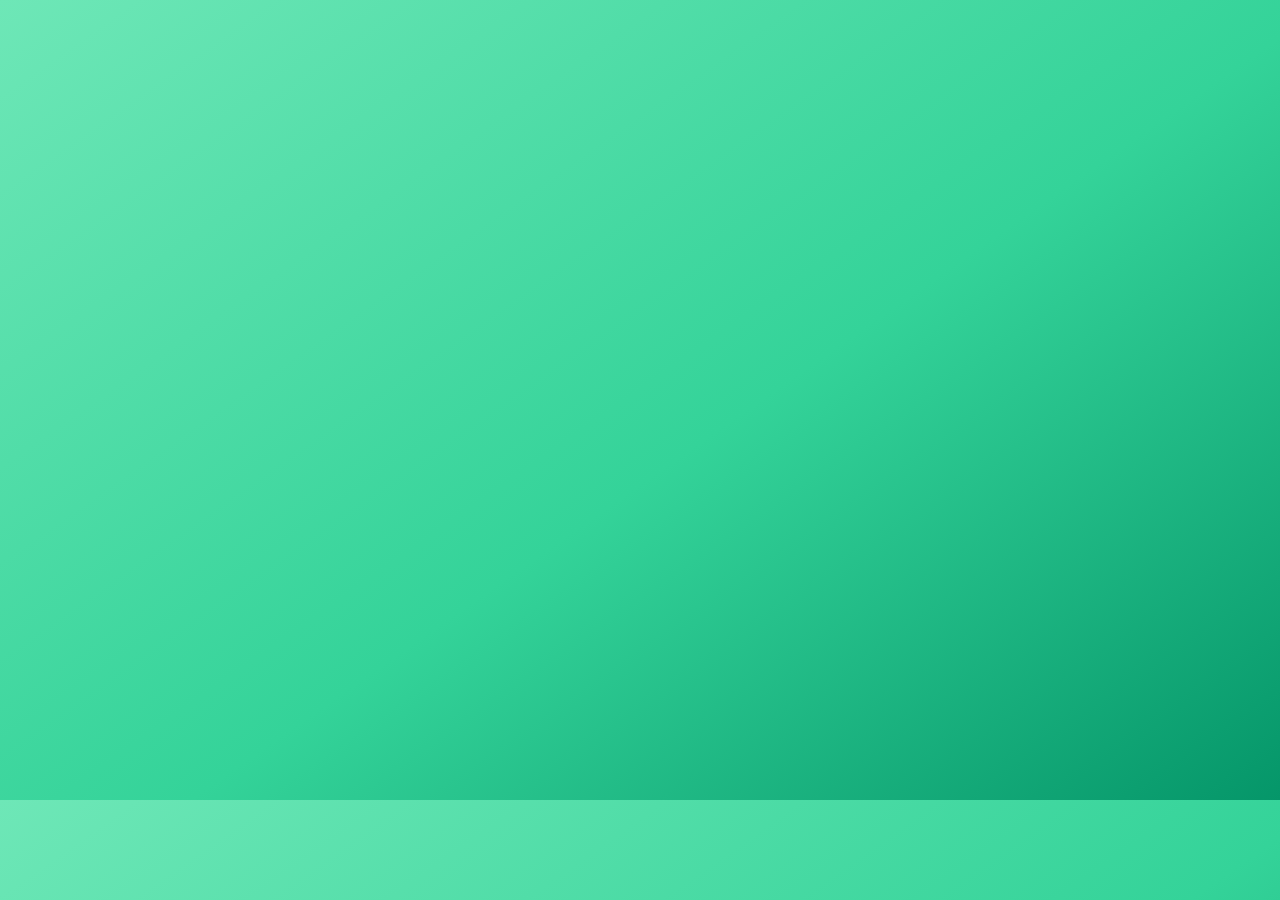
<file: screenshots/bg.html>
<!DOCTYPE html>
<html>
<head>
  <meta charset="UTF-8">
  <meta name="viewport" content="width=1280">
  <style>
    * { margin: 0; padding: 0; box-sizing: border-box; }
    html, body {
      width: 1280px;
      height: 800px;
      background: linear-gradient(145deg, #6ee7b7 0%, #34d399 55%, #059669 100%);
    }
  </style>
</head>
<body></body>
</html>
</file>
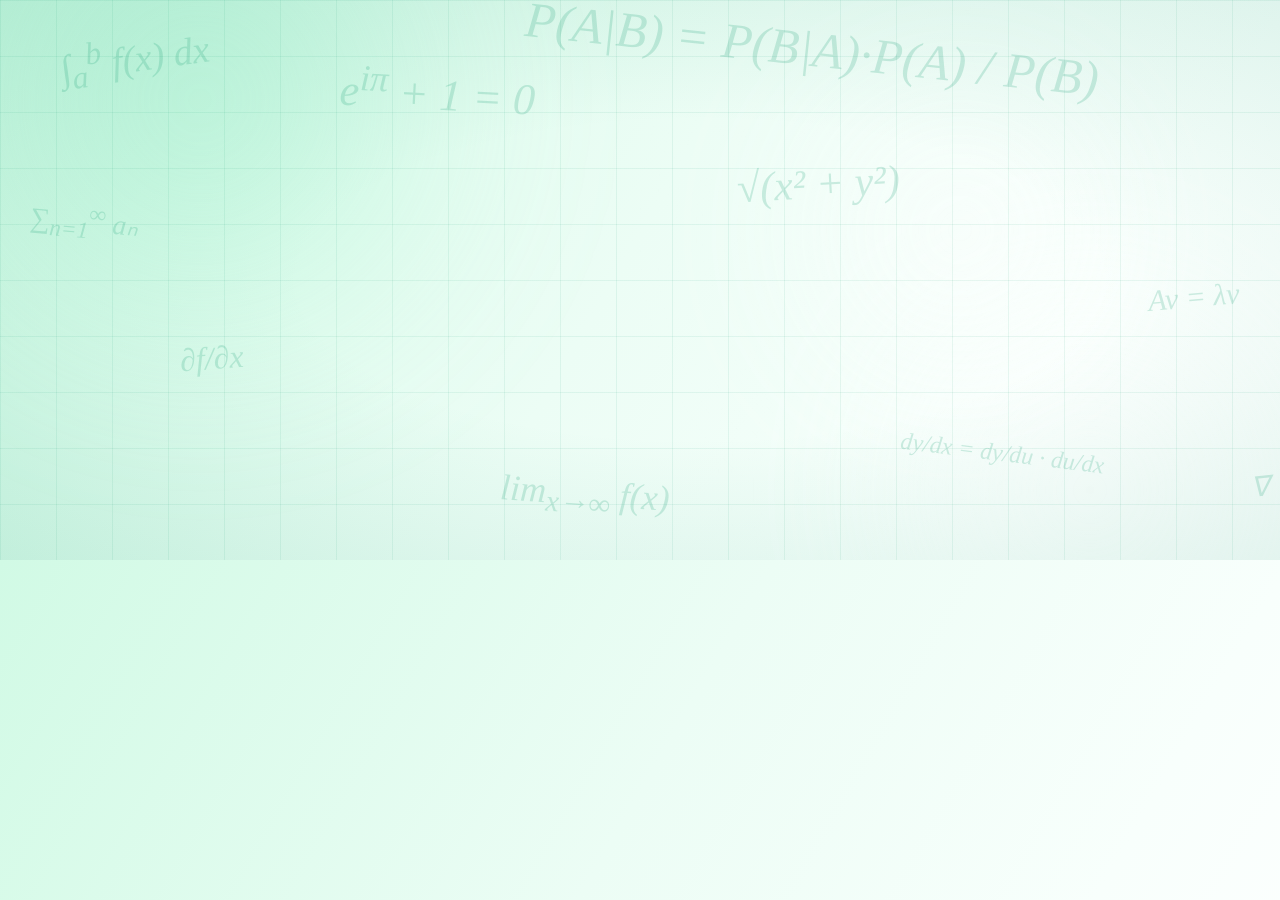
<file: screenshots/promo_bg.html>
<!DOCTYPE html>
<html>
<head>
  <meta charset="UTF-8">
  <style>
    * { margin: 0; padding: 0; box-sizing: border-box; }
    html, body {
      width: 1400px;
      height: 560px;
      overflow: hidden;
    }
    body {
      background: linear-gradient(120deg, #d1fae5 0%, #ecfdf5 45%, #f8fffc 75%, #ffffff 100%);
      position: relative;
    }

    /* Large blurred orbs for depth */
    .orb {
      position: absolute;
      border-radius: 50%;
      filter: blur(90px);
      opacity: 0.55;
    }
    .orb1 {
      width: 600px; height: 600px;
      background: radial-gradient(circle, #a7f3d0, transparent 70%);
      top: -200px; left: -100px;
    }
    .orb2 {
      width: 500px; height: 500px;
      background: radial-gradient(circle, #ffffff, transparent 70%);
      bottom: -180px; right: 60px;
      opacity: 0.7;
    }
    .orb3 {
      width: 380px; height: 380px;
      background: radial-gradient(circle, #ffffff, transparent 70%);
      top: 40px; left: 55%;
      opacity: 0.8;
    }

    /* Subtle grid lines */
    .grid {
      position: absolute;
      inset: 0;
      background-image:
        linear-gradient(rgba(5,150,105,0.08) 1px, transparent 1px),
        linear-gradient(90deg, rgba(5,150,105,0.08) 1px, transparent 1px);
      background-size: 56px 56px;
    }

    /* Floating math formulas as decorative text */
    .formula {
      position: absolute;
      font-family: Georgia, 'Times New Roman', serif;
      color: rgba(5, 150, 105, 0.18);
      pointer-events: none;
      user-select: none;
      font-style: italic;
    }
    .f1  { font-size: 38px; top:  30px; left:  60px;  transform: rotate(-8deg); }
    .f2  { font-size: 28px; top: 200px; left:  30px;  transform: rotate(5deg);  }
    .f3  { font-size: 44px; top:  60px; left: 340px;  transform: rotate(3deg);  }
    .f4  { font-size: 32px; top: 340px; left: 180px;  transform: rotate(-4deg); }
    .f5  { font-size: 50px; top:  20px; right: 300px; transform: rotate(6deg);  }
    .f6  { font-size: 30px; top: 280px; right: 160px; transform: rotate(-5deg); }
    .f7  { font-size: 36px; bottom: 40px; left: 500px; transform: rotate(4deg); }
    .f8  { font-size: 28px; bottom: 60px; right: 80px; transform: rotate(-6deg); }
    .f9  { font-size: 42px; top: 160px; right: 500px; transform: rotate(-3deg); }
    .f10 { font-size: 24px; top: 440px; left: 900px;  transform: rotate(7deg);  }

    /* Soft vignette around edges */
    .vignette {
      position: absolute;
      inset: 0;
      background: radial-gradient(ellipse at center,
        transparent 40%,
        rgba(5, 150, 105, 0.12) 100%);
    }
  </style>
</head>
<body>
  <div class="orb orb1"></div>
  <div class="orb orb2"></div>
  <div class="orb orb3"></div>
  <div class="grid"></div>

  <!-- Decorative math formulas -->
  <div class="formula f1">∫<sub>a</sub><sup>b</sup> f(x) dx</div>
  <div class="formula f2">∑<sub>n=1</sub><sup>∞</sup> aₙ</div>
  <div class="formula f3">e<sup>iπ</sup> + 1 = 0</div>
  <div class="formula f4">∂f/∂x</div>
  <div class="formula f5">P(A|B) = P(B|A)·P(A) / P(B)</div>
  <div class="formula f6">Av = λv</div>
  <div class="formula f7">lim<sub>x→∞</sub> f(x)</div>
  <div class="formula f8">∇ × F</div>
  <div class="formula f9">√(x² + y²)</div>
  <div class="formula f10">dy/dx = dy/du · du/dx</div>

  <div class="vignette"></div>
</body>
</html>
</file>
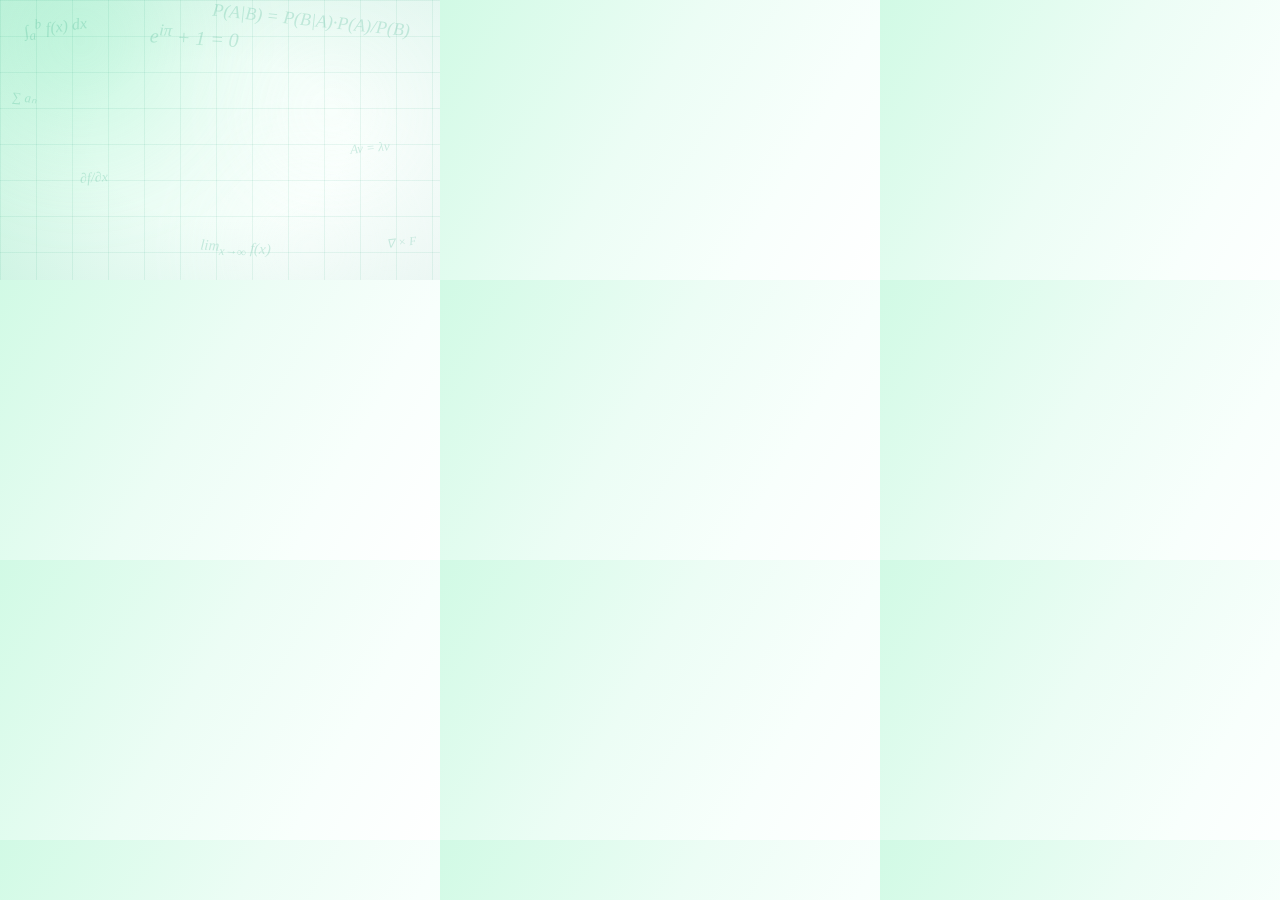
<file: screenshots/promo_small_bg.html>
<!DOCTYPE html>
<html>
<head>
  <meta charset="UTF-8">
  <style>
    * { margin: 0; padding: 0; box-sizing: border-box; }
    html, body {
      width: 440px;
      height: 280px;
      overflow: hidden;
    }
    body {
      background: linear-gradient(120deg, #d1fae5 0%, #ecfdf5 45%, #f8fffc 75%, #ffffff 100%);
      position: relative;
    }

    .orb {
      position: absolute;
      border-radius: 50%;
      filter: blur(50px);
    }
    .orb1 {
      width: 280px; height: 280px;
      background: radial-gradient(circle, #a7f3d0, transparent 70%);
      top: -100px; left: -60px;
      opacity: 0.55;
    }
    .orb2 {
      width: 220px; height: 220px;
      background: radial-gradient(circle, #ffffff, transparent 70%);
      bottom: -80px; right: 20px;
      opacity: 0.7;
    }
    .orb3 {
      width: 180px; height: 180px;
      background: radial-gradient(circle, #ffffff, transparent 70%);
      top: 20px; left: 55%;
      opacity: 0.8;
    }

    .grid {
      position: absolute;
      inset: 0;
      background-image:
        linear-gradient(rgba(5,150,105,0.08) 1px, transparent 1px),
        linear-gradient(90deg, rgba(5,150,105,0.08) 1px, transparent 1px);
      background-size: 36px 36px;
    }

    .formula {
      position: absolute;
      font-family: Georgia, 'Times New Roman', serif;
      color: rgba(5, 150, 105, 0.18);
      pointer-events: none;
      user-select: none;
      font-style: italic;
    }
    .f1 { font-size: 16px; top:  14px; left:  24px;  transform: rotate(-8deg); }
    .f2 { font-size: 13px; top:  90px; left:  12px;  transform: rotate(5deg);  }
    .f3 { font-size: 20px; top:  22px; left: 150px;  transform: rotate(3deg);  }
    .f4 { font-size: 14px; top: 170px; left:  80px;  transform: rotate(-4deg); }
    .f5 { font-size: 18px; top:  10px; right: 30px;  transform: rotate(6deg);  }
    .f6 { font-size: 13px; top: 140px; right: 50px;  transform: rotate(-5deg); }
    .f7 { font-size: 15px; bottom: 20px; left: 200px; transform: rotate(4deg); }
    .f8 { font-size: 12px; bottom: 30px; right: 24px; transform: rotate(-6deg); }

    .vignette {
      position: absolute;
      inset: 0;
      background: radial-gradient(ellipse at center,
        transparent 40%,
        rgba(5, 150, 105, 0.08) 100%);
    }
  </style>
</head>
<body>
  <div class="orb orb1"></div>
  <div class="orb orb2"></div>
  <div class="orb orb3"></div>
  <div class="grid"></div>

  <div class="formula f1">∫<sub>a</sub><sup>b</sup> f(x) dx</div>
  <div class="formula f2">∑ aₙ</div>
  <div class="formula f3">e<sup>iπ</sup> + 1 = 0</div>
  <div class="formula f4">∂f/∂x</div>
  <div class="formula f5">P(A|B) = P(B|A)·P(A)/P(B)</div>
  <div class="formula f6">Av = λv</div>
  <div class="formula f7">lim<sub>x→∞</sub> f(x)</div>
  <div class="formula f8">∇ × F</div>

  <div class="vignette"></div>
</body>
</html>
</file>
<file: style.css>
/* ============================================================
   Fredoka — bundled locally so MV3 CSP doesn't block it
   ============================================================ */
@font-face {
  font-family: 'Outfit';
  font-style:  normal;
  font-weight: 100 900;
  font-display: swap;
  src: url('lib/fonts-ui/Outfit.woff2') format('woff2');
}

@font-face {
  font-family: 'Fredoka';
  font-style:  normal;
  font-weight: 400;
  font-display: swap;
  src: url('lib/fonts-ui/Fredoka-400.woff2') format('woff2');
}

@font-face {
  font-family: 'Fredoka';
  font-style:  normal;
  font-weight: 600;
  font-display: swap;
  src: url('lib/fonts-ui/Fredoka-600.woff2') format('woff2');
}


/* ============================================================
   style.css — TexVault Chrome Extension
   ============================================================

   TABLE OF CONTENTS
   1. CSS Custom Properties (design tokens / variables)
   2. Reset & Base
   3. Header
   4. Tab Bar
   5. Panels & Scroll Area
   6. Card Grid
   7. Card Component
   8. Toast Notification
   9. Modal (Add Snippet)
   10. Buttons
   11. Keyframe Animations
   ============================================================ */


/* ============================================================
   1. CSS CUSTOM PROPERTIES
   These are CSS variables. They let us define the color palette
   and spacing values ONCE here, then reuse them everywhere below
   as var(--variable-name). If you want to tweak the color scheme,
   you only need to change values in this one block.
   ============================================================ */
:root {
  /* Layout dimensions */
  --popup-width:   380px;
  --popup-height:  560px;
  --header-height: 48px;
  --tab-height:    44px;
  --search-height: 42px;
  /* Panel fills whatever space is left after header + tabs */
  --panel-height: calc(var(--popup-height) - var(--header-height) - var(--tab-height));

  /* Color palette — Light + Emerald */
  --bg-base:       #ffffff;   /* white base */
  --bg-surface:    #ffffff;   /* card surface: white */
  --bg-elevated:   #f0fdf4;   /* modal: very light mint */
  --border-subtle: rgba(0, 0, 0, 0.10); /* soft dark border for light mode */

  /* Text */
  --text-primary:   #0a1f0f;             /* near-black with a green tint */
  --text-secondary: #4a7a58;             /* medium forest green for labels */

  /* Accent — emerald */
  --accent:        #059669;   /* emerald-600: deep enough to contrast on white */
  --accent-bright: #10b981;   /* emerald-500 for highlights */
  --accent-blue:   #047857;   /* emerald-700 for glow mix */
  --danger:        #dc2626;   /* red */

  /* Font stacks */
  --font-ui:   'Outfit', 'Segoe UI', system-ui, -apple-system, sans-serif;
  --font-mono: 'Cascadia Code', 'Fira Code', 'Courier New', monospace;

  /* Border radii (how rounded corners are) */
  --radius-sm:   8px;
  --radius-md:  14px;
  --radius-lg:  20px;
  --radius-popup: 16px;  /* matches the popup window's own corner rounding */
  --radius-pill: 999px;  /* so large it always makes a perfect pill shape */

  /* Transition speeds for hover effects */
  --transition-fast: 150ms ease;
  --transition-mid:  250ms ease;
}


/* ============================================================
   2. RESET & BASE
   The * selector targets every element on the page.
   box-sizing: border-box means padding/border are included
   in an element's width/height (much more intuitive than default).
   We zero out margin and padding because browsers add their own
   default spacing that we don't want.
   ============================================================ */
*, *::before, *::after {
  box-sizing: border-box;
  margin: 0;
  padding: 0;
}

/* Chrome extension popups are solid rectangles — rounded corners on html/body
   don't create transparent areas, they just fill with white behind the curve.
   So we skip border-radius entirely and use a real border instead. */
html {
  overflow: hidden;
  background: #ffffff;
}

body {
  width:       var(--popup-width);
  height:      var(--popup-height);
  font-family: var(--font-ui);
  color:       var(--text-primary);
  overflow:    hidden;
  background:  #ffffff;

  /* Subtle emerald border frames the popup cleanly */
  border: 1px solid rgba(5, 150, 105, 0.28);

  /* Flexbox turns the body into a vertical stack:
     header → tabs → panel, each stacked on top of the next */
  display:        flex;
  flex-direction: column;
}


/* ============================================================
   3. HEADER
   ============================================================ */
.header {
  height:        var(--header-height);
  display:       flex;
  align-items:   center;   /* vertically center the logo text */
  padding:       0 18px;
  border-bottom: 1px solid var(--border-subtle);
  flex-shrink:   0;  /* don't let the header shrink if space is tight */
  /* Frosted glass bar — blurs the gradient mesh behind it */
  background: #f0fdf4;
}


.header__icon {
  width:        30px;
  height:       30px;
  margin-right: 5px;
  flex-shrink:  0;
}

.header__logo {
  font-family:    'Fredoka', sans-serif;
  font-size:      22px;
  font-weight:    600;
  letter-spacing: normal;
  color:          #064e3b;   /* very dark emerald — Tex */
}

/* "Vault" part gets the bright emerald accent */
.header__logo-accent {
  display:      inline-block;
  color:        #10b981;   /* emerald-500 — Vault */
}


/* ============================================================
   4. TAB BAR
   Two pill-shaped buttons across the top of the content area.
   ============================================================ */
.tabs {
  height:          var(--tab-height);
  display:         flex;
  align-items:     center;
  justify-content: space-between;   /* nav left, actions right */
  padding:         0 10px 0 16px;
  border-bottom:   1px solid var(--border-subtle);
  flex-shrink:     0;
  background:      #f7fef9;
  position:        relative;  /* anchor for the folder-tip tooltip */
}

/* Left group: Custom / Templates tab buttons */
.tabs__nav {
  display:     flex;
  align-items: center;
  gap:         6px;
}

/* Right group: view toggle + folder toggle icons */
.tabs__actions {
  display:     flex;
  align-items: center;
  gap:         2px;
}

/* Icon-only buttons in the action group */
.btn-icon {
  background:      none;
  border:          none;
  color:           var(--text-secondary);
  cursor:          pointer;
  padding:         5px 6px;
  border-radius:   var(--radius-sm);
  display:         flex;
  align-items:     center;
  justify-content: center;
  transition:      background var(--transition-fast), color var(--transition-fast);
}

.btn-icon:hover {
  background: rgba(5, 150, 105, 0.14);
  color:      var(--accent);
}

/* Active state — e.g. when folder sidebar is open or compact mode is on */
.btn-icon--active {
  background: rgba(5, 150, 105, 0.12);
  color:      var(--accent);
}

.tab {
  background:  none;         /* no button background by default */
  border:      none;
  color:       var(--text-secondary);
  font-family: var(--font-ui);
  font-size:   14px;
  font-weight: 500;
  padding:     6px 26px;
  border-radius: var(--radius-pill);
  cursor:      pointer;
  transition:  color var(--transition-fast), background var(--transition-fast);
}

.tab:hover {
  color:       var(--accent);
  background:  rgba(5, 150, 105, 0.14);
}

/* Active tab: solid emerald pill with white text — high contrast on light bg.
   Using .tab.tab--active (specificity 0,2,0) beats .tab:hover (0,1,1),
   so the active style wins immediately on click, even while hovering. */
.tab.tab--active,
.tab.tab--active:hover {
  color:       #ffffff;
  background:  var(--accent);
}


/* ============================================================
   5. CONTENT AREA, PANELS & SCROLL AREA
   .content-area wraps both the card panels and the folder sidebar,
   so the sidebar can slide in as an absolute overlay on the right.
   Only one panel is visible at a time; the active panel scrolls.
   ============================================================ */

/* Fills all remaining vertical space after header + tabs.
   flex-direction row (default) so panels fill width, sidebar overlays. */
.content-area {
  flex:     1;
  display:  flex;
  overflow: hidden;
  position: relative;  /* anchor for the absolutely-positioned sidebar */
}

.panels {
  flex:     1;         /* takes all horizontal space inside content-area */
  overflow: hidden;
  position: relative;
}

.panel {
  display:    none;           /* hidden by default */
  height:     100%;
  overflow-y: auto;           /* vertical scroll when content overflows */
  padding:    14px;
  /* Slim, themed scrollbar (Firefox) */
  scrollbar-width: thin;
  scrollbar-color: rgba(5, 150, 105, 0.30) transparent;
}

/* Chrome/Safari scrollbar styling */
.panel::-webkit-scrollbar       { width: 5px; }
.panel::-webkit-scrollbar-track { background: transparent; }
.panel::-webkit-scrollbar-thumb { background: rgba(5, 150, 105, 0.30); border-radius: 99px; }

/* Only the active panel is shown */
.panel--active {
  display: block;
}


/* ============================================================
   6. CARD GRID
   CSS Grid creates the 2-column layout for cards.
   grid-template-columns: repeat(2, 1fr) means:
   "2 columns, each taking 1 equal fraction of available width"
   ============================================================ */
.card-grid {
  display:               grid;
  grid-template-columns: repeat(2, 1fr);
  gap:                   12px;   /* space between cards */
}


/* ============================================================
   7. CARD COMPONENT
   Each snippet is a card. It has a preview area on top
   and a name label below.
   ============================================================ */
.card {
  /* White card with soft shadow — classic light-mode card aesthetic */
  background:    var(--bg-surface);
  border:        1px solid var(--border-subtle);
  box-shadow:    0 1px 4px rgba(0, 0, 0, 0.07), 0 0 0 1px rgba(0, 0, 0, 0.04);
  border-radius: var(--radius-md);
  padding:       12px 10px 10px;
  cursor:        pointer;
  display:       flex;
  flex-direction: column;
  align-items:   center;
  gap:           8px;
  min-height:    120px;
  position:      relative;  /* needed so the delete button can be positioned inside */
  overflow:      hidden;
  /* Smooth border color + lift on hover */
  transition: border-color var(--transition-fast), transform var(--transition-fast);
}

.card:hover {
  border-color: var(--accent);
  transform:    translateY(-1px);                /* tiny lift effect */
  animation:    card-glow 1.4s ease-in-out infinite;  /* defined in section 11 */
}

/* Preview area — takes up most of the card height */
.card__preview {
  flex:            1;
  width:           100%;
  display:         flex;
  align-items:     center;
  justify-content: center;
  min-height:      72px;
  overflow:        hidden;
}

/* KaTeX inside cards — JS (scaleKatexToFit) handles dynamic scaling */
.card__preview .katex {
  max-width: 100%;
}

/* Fallback for non-math templates (itemize, table, etc.)
   Shows the raw LaTeX as tiny monospace code */
.card__preview--code {
  font-family:  var(--font-mono);
  font-size:    8.5px;
  color:        var(--text-secondary);
  white-space:  pre;
  overflow:     hidden;
  text-align:   left;
  align-items:  flex-start;
  padding:      4px;
  max-height:   80px;
  line-height:  1.4;
}

/* Card name label */
.card__name {
  font-size:     13px;
  color:         var(--text-secondary);
  text-align:    center;
  width:         100%;
  white-space:   nowrap;
  overflow:      hidden;
  text-overflow: ellipsis;  /* "..." if name is too long */
  padding:       6px 26px;  /* vertical padding enlarges hover hitbox; horizontal keeps text clear of pin */
}

/* Delete button (×) — only shown on custom cards
   Positioned in top-right corner, invisible until hover */
.card__delete {
  position:      absolute;
  top:           5px;
  right:         5px;
  width:         24px;
  height:        24px;
  border-radius: 50%;
  background:    rgba(247, 124, 124, 0.15);
  border:        none;
  color:         var(--danger);
  font-size:     15px;
  line-height:   1;
  cursor:        pointer;
  display:       flex;
  align-items:   center;
  justify-content: center;
  opacity:       0;           /* invisible by default */
  transition:    opacity var(--transition-fast);
  z-index:       2;
}

/* Fade the delete button in when hovering the card */
.card:hover .card__delete {
  opacity: 1;
}

/* Edit button (pencil) — top-left corner, mirrors delete but emerald tint */
.card__edit {
  position:      absolute;
  top:           5px;
  left:          5px;
  width:         24px;
  height:        24px;
  border-radius: 50%;
  background:    rgba(5, 150, 105, 0.12);
  border:        none;
  color:         var(--accent);
  line-height:   1;
  cursor:        pointer;
  display:       flex;
  align-items:   center;
  justify-content: center;
  opacity:       0;
  transition:    opacity var(--transition-fast), background var(--transition-fast);
  z-index:       2;
  padding:       0;
}

.card__edit:hover {
  background: rgba(5, 150, 105, 0.22);
}

.card:hover .card__edit {
  opacity: 1;
}

/* Delete confirmation overlay — appears over the card when × is clicked */
.delete-confirm {
  position:        absolute;
  inset:           0;
  background:      rgba(255, 255, 255, 0.97);
  border-radius:   var(--radius-md);
  display:         flex;
  align-items:     center;
  justify-content: center;
  gap:             7px;
  z-index:         3;
  animation:       fade-in 140ms ease;
}

.delete-confirm__text {
  font-size:   12px;
  font-weight: 600;
  color:       var(--text-primary);
}

.delete-confirm__yes,
.delete-confirm__no {
  font-size:     11px;
  font-weight:   600;
  font-family:   var(--font-ui);
  padding:       3px 9px;
  border-radius: var(--radius-pill);
  border:        none;
  cursor:        pointer;
  transition:    opacity 120ms ease;
}

.delete-confirm__yes {
  background: var(--danger);
  color:      #fff;
}
.delete-confirm__yes:hover { opacity: 0.85; }

.delete-confirm__no {
  background: rgba(0, 0, 0, 0.08);
  color:      var(--text-secondary);
}
.delete-confirm__no:hover { opacity: 0.70; }

/* Button row wrapper inside the confirm overlay */
.delete-confirm__btns {
  display: flex;
  gap:     6px;
}

/* Compact mode: stack label above, buttons side by side */
.card-grid--compact .delete-confirm {
  flex-direction: column;
  gap:            5px;
}

.card-grid--compact .delete-confirm__text {
  font-size: 11px;
}

.card-grid--compact .delete-confirm__yes,
.card-grid--compact .delete-confirm__no {
  font-size: 10px;
  padding:   3px 10px;
}

/* Drag-and-drop states */
.card[draggable="true"] { cursor: grab; }

.card--dragging {
  opacity: 0.35;
  cursor:  grabbing;
}

.card--drag-over {
  border-color: var(--accent);
  box-shadow:   0 0 0 2px var(--accent);
}


/* ============================================================
   8. TOAST NOTIFICATION
   A frosted-glass "Copied!" pill at the bottom center.

   Entry/exit use CSS TRANSITIONS (not animations) so both
   directions animate smoothly. JS adds --visible to show,
   adds --out to trigger exit, then removes both after the
   transition ends.

   cubic-bezier(0.16, 1, 0.3, 1) is a "spring" easing —
   fast start, gentle overshoot. Feels very Apple.
   ============================================================ */
.toast {
  position:        fixed;
  bottom:          18px;
  left:            50%;
  /* Base state: invisible, slightly below final position */
  opacity:         0;
  transform:       translateX(-50%) translateY(10px) scale(0.94);
  /* Spring easing for entry */
  transition:      opacity 280ms cubic-bezier(0.16, 1, 0.3, 1),
                   transform 280ms cubic-bezier(0.16, 1, 0.3, 1);

  /* Solid vivid indigo — high contrast against dark backgrounds,
     immediately legible, no dependency on what's behind it */
  background:     var(--accent);
  color:          #fff;
  font-size:      13px;
  font-weight:    700;
  letter-spacing: 0.03em;
  padding:        8px 22px;
  border-radius:  var(--radius-pill);
  white-space:    nowrap;
  max-width:      calc(var(--popup-width) - 32px);
  overflow:       hidden;
  text-overflow:  ellipsis;
  pointer-events: none;
  /* Soft glow so it reads even in bright ambient light */
  box-shadow:     0 4px 20px rgba(5, 150, 105, 0.40);
  z-index:        1000;
}

/* Visible: slides up into place */
.toast--visible {
  opacity:   1;
  transform: translateX(-50%) translateY(0) scale(1);
}

/* Exit: slides down, shrinks, fades — standard ease for exit */
.toast--out {
  opacity:    0;
  transform:  translateX(-50%) translateY(6px) scale(0.90);
  transition: opacity 260ms ease,
              transform 260ms ease;
}


/* ============================================================
   9. MODAL (Add Snippet)
   Full-popup overlay. The overlay is the dark backdrop,
   and .modal is the white/dark box inside it.
   ============================================================ */
.modal-overlay {
  position:   fixed;
  inset:      0;    /* shorthand for top:0; right:0; bottom:0; left:0 */
  background: rgba(10, 31, 15, 0.50);
  display:    flex;
  align-items:     center;
  justify-content: center;
  z-index:    500;
  /* Hidden state */
  opacity:        0;
  pointer-events: none;   /* can't click through to cards while hidden */
  transition:     opacity var(--transition-mid);
}

.modal-overlay--visible {
  opacity:        1;
  pointer-events: auto;   /* now clickable */
  animation:      fade-in 200ms ease;
}

.modal {
  background: #ffffff;
  border:     1px solid rgba(0, 0, 0, 0.10);
  box-shadow: 0 8px 32px rgba(0, 0, 0, 0.14);
  border-radius: var(--radius-lg);
  padding:       22px 20px 18px;
  width:         330px;
  display:       flex;
  flex-direction: column;
  gap:           10px;
}

.modal__title {
  font-size:   16px;
  font-weight: 700;
  color:       var(--text-primary);
  margin-bottom: 4px;
}

.modal__label {
  font-size:   12px;
  color:       var(--text-secondary);
  font-weight: 500;
}

.modal__input,
.modal__textarea {
  background:  var(--bg-base);
  border:      1px solid var(--border-subtle);
  border-radius: var(--radius-sm);
  color:       var(--text-primary);
  font-family: var(--font-mono);
  font-size:   12px;
  padding:     8px 10px;
  width:       100%;
  resize:      vertical;
  transition:  border-color var(--transition-fast);
}

/* Name input uses the regular UI font, not monospace */
.modal__input {
  font-family: var(--font-ui);
}

/* Highlight the border of focused inputs with the accent color */
.modal__input:focus,
.modal__textarea:focus {
  outline:      none;
  border-color: var(--accent);
}

.modal__preview-label {
  font-size:   12px;
  color:       var(--text-secondary);
  font-weight: 500;
}

/* The live preview box at the bottom of the modal */
.modal__preview {
  background:  var(--bg-surface);
  border:      1px solid var(--border-subtle);
  border-radius: var(--radius-sm);
  min-height:  60px;
  display:     flex;
  align-items: center;
  justify-content: center;
  padding:     10px;
  font-size:   14px;
  overflow:    hidden;
}

/* Folder selector row in modal */
.modal__folder-row {
  display:     flex;
  gap:         8px;
  align-items: center;
}

.modal__select {
  flex:          1;
  background:    var(--bg-base);
  border:        1px solid var(--border-subtle);
  border-radius: var(--radius-sm);
  color:         var(--text-primary);
  font-family:   var(--font-ui);
  font-size:     12px;
  padding:       7px 8px;
  cursor:        pointer;
  outline:       none;
  transition:    border-color var(--transition-fast);
  /* Remove OS default arrow styling */
  appearance:         none;
  -webkit-appearance: none;
  background-image: url("data:image/svg+xml,%3Csvg xmlns='http://www.w3.org/2000/svg' width='10' height='6' viewBox='0 0 10 6'%3E%3Cpath d='M0 0l5 6 5-6z' fill='%234a7a58'/%3E%3C/svg%3E");
  background-repeat:   no-repeat;
  background-position: right 8px center;
  padding-right:       24px;
}

.modal__select:focus {
  border-color: var(--accent);
}

/* Small "+ New" button next to the folder select */
.modal__folder-new {
  background:    none;
  border:        1px solid var(--border-subtle);
  border-radius: var(--radius-sm);
  color:         var(--text-secondary);
  font-family:   var(--font-ui);
  font-size:     11px;
  font-weight:   500;
  padding:       7px 10px;
  cursor:        pointer;
  white-space:   nowrap;
  transition:    color var(--transition-fast), border-color var(--transition-fast),
                 background var(--transition-fast);
}

.modal__folder-new:hover {
  color:        var(--accent);
  border-color: var(--accent);
  background:   rgba(5, 150, 105, 0.06);
}

/* When the "+ New" input replaces the button, use this */
.modal__folder-input {
  flex:          1;
  background:    var(--bg-base);
  border:        1px solid var(--accent);
  border-radius: var(--radius-sm);
  color:         var(--text-primary);
  font-family:   var(--font-ui);
  font-size:     12px;
  padding:       7px 8px;
  outline:       none;
}

.modal__actions {
  display:         flex;
  gap:             10px;
  justify-content: flex-end;
  margin-top:      4px;
}


/* ============================================================
   10. BUTTONS
   Two variants: primary (purple filled) and secondary (ghost).
   ============================================================ */
.btn {
  border:        none;
  border-radius: var(--radius-sm);
  padding:       8px 18px;
  font-size:     13px;
  font-weight:   600;
  font-family:   var(--font-ui);
  cursor:        pointer;
  transition:    opacity var(--transition-fast), background var(--transition-fast);
}

.btn--primary {
  background: var(--accent);
  color:      #fff;
}
.btn--primary:hover { background: var(--accent-bright); }

.btn--secondary {
  background: rgba(0, 0, 0, 0.05);
  color:      var(--text-secondary);
  border:     1px solid rgba(0, 0, 0, 0.10);
}
.btn--secondary:hover { color: var(--text-primary); }


/* ============================================================
   11. KEYFRAME ANIMATIONS
   @keyframes defines a named animation sequence.
   It's referenced by animation: card-glow in .card:hover above.

   card-glow: pulsing emerald glow on the box-shadow
   fade-in:   simple opacity fade used by the modal overlay
   (toast entry/exit use CSS transitions, not keyframes — see section 8)
   ============================================================ */

@keyframes card-glow {
  0%   { box-shadow: 0 1px 4px rgba(0,0,0,.07), 0 0 0 1px rgba(0,0,0,.04),
                     0 0  0px 0px rgba(  5, 150, 105, 0.00); }
  40%  { box-shadow: 0 1px 4px rgba(0,0,0,.07), 0 0 0 1px rgba(0,0,0,.04),
                     0 0 10px 2px rgba(  5, 150, 105, 0.40),
                     0 0 20px 5px rgba(  4, 120,  87, 0.15); }
  100% { box-shadow: 0 1px 4px rgba(0,0,0,.07), 0 0 0 1px rgba(0,0,0,.04),
                     0 0  0px 0px rgba(  5, 150, 105, 0.00); }
}

@keyframes toast-in {
  from { opacity: 0; transform: translateX(-50%) translateY(8px); }
  to   { opacity: 1; transform: translateX(-50%) translateY(0);   }
}

@keyframes fade-in {
  from { opacity: 0; }
  to   { opacity: 1; }
}


/* ============================================================
   12. FOLDER SIDEBAR
   Slides in from the right edge of .content-area.
   position: absolute keeps it on top of the card grid without
   pushing it aside. transform: translateX(100%) hides it fully
   off-screen to the right; translateX(0) reveals it.
   ============================================================ */
.folder-sidebar {
  position:   fixed;
  top:        calc(var(--header-height) + var(--tab-height) + var(--search-height));
  right:      0;
  bottom:     0;
  width:      168px;
  background: #f7fef9;
  border-left: 1px solid var(--border-subtle);
  border-top:  1px solid var(--border-subtle);
  box-shadow: -4px 0 16px rgba(0, 0, 0, 0.06);

  /* Hidden off-screen to the right */
  transform:  translateX(100%);
  transition: transform 280ms cubic-bezier(0.16, 1, 0.3, 1);

  display:        flex;
  flex-direction: column;
  z-index:        10;
}

/* Slide the sidebar into view */
.folder-sidebar--open {
  transform: translateX(0);
}

/* "Folders" heading at the top of the sidebar */
.folder-sidebar__header {
  font-size:      10px;
  font-weight:    700;
  color:          var(--text-secondary);
  text-transform: uppercase;
  letter-spacing: 0.09em;
  padding:        13px 14px 8px;
  flex-shrink:    0;
}

/* Scrollable list of folder items */
.folder-list {
  flex:       1;
  overflow-y: auto;
  padding:    0 8px 6px;
  scrollbar-width: thin;
  scrollbar-color: rgba(5, 150, 105, 0.25) transparent;
}

.folder-list::-webkit-scrollbar       { width: 4px; }
.folder-list::-webkit-scrollbar-track { background: transparent; }
.folder-list::-webkit-scrollbar-thumb { background: rgba(5, 150, 105, 0.25); border-radius: 99px; }

/* Each folder row */
.folder-item {
  display:       flex;
  align-items:   center;
  padding:       7px 10px;
  border-radius: var(--radius-sm);
  font-size:     12px;
  font-weight:   500;
  color:         var(--text-secondary);
  cursor:        pointer;
  white-space:   nowrap;
  overflow:      hidden;
  text-overflow: ellipsis;
  transition:    background var(--transition-fast), color var(--transition-fast);
}

.folder-item:hover {
  background: rgba(5, 150, 105, 0.10);
  color:      var(--accent);
}

.folder-item__name {
  flex: 1;
  overflow: hidden;
  text-overflow: ellipsis;
  white-space: nowrap;
}

.folder-item__count {
  font-size:    10px;
  font-weight:  500;
  color:        var(--text-secondary);
  background:   rgba(0,0,0,0.06);
  border-radius: 99px;
  padding:      1px 6px;
  margin-left:  6px;
  flex-shrink:  0;
}

.folder-item--active .folder-item__count {
  background: rgba(5, 150, 105, 0.15);
  color:      var(--accent);
}

/* Selected folder — solid emerald tint + bold */
.folder-item--active {
  background:  rgba(5, 150, 105, 0.15);
  color:       var(--accent);
  font-weight: 600;
}

/* "Edit Folder" button — sits just above "+ New Folder".
   Disabled (low opacity, no cursor) when no folder is selected. */
.folder-edit-btn {
  padding:     9px 14px;
  font-size:   12px;
  font-weight: 500;
  color:       var(--accent);
  background:  none;
  border:      none;
  border-top:  1px solid var(--border-subtle);
  cursor:      pointer;
  text-align:  left;
  font-family: var(--font-ui);
  width:       100%;
  transition:  background var(--transition-fast), opacity var(--transition-fast);
  flex-shrink: 0;
}

.folder-edit-btn:hover:not(:disabled) {
  background: rgba(5, 150, 105, 0.08);
}

.folder-edit-btn:disabled {
  opacity: 0.32;
  cursor:  default;
  color:   var(--text-secondary);
}

/* "+ New Folder" button — pinned at the bottom of the sidebar */
.folder-new-btn {
  padding:     9px 14px;
  font-size:   12px;
  font-weight: 500;
  color:       var(--accent);
  background:  none;
  border:      none;
  border-top:  1px solid var(--border-subtle);
  cursor:      pointer;
  text-align:  left;
  font-family: var(--font-ui);
  transition:  background var(--transition-fast);
  flex-shrink: 0;
}

.folder-new-btn:hover {
  background: rgba(5, 150, 105, 0.08);
}

/* Inline input that appears inside the folder list when creating a folder */
.folder-new-input {
  display:       block;
  width:         100%;
  background:    var(--bg-base);
  border:        1px solid var(--accent);
  border-radius: var(--radius-sm);
  color:         var(--text-primary);
  font-family:   var(--font-ui);
  font-size:     12px;
  padding:       5px 8px;
  margin-top:    4px;
  box-sizing:    border-box;
}

.folder-new-input:focus {
  outline: none;
}


/* ============================================================
   13. COMPACT VIEW (3-column grid)
   Toggled by adding .card-grid--compact to each .card-grid.
   Smaller gaps and reduced card padding make 3 columns fit.
   ============================================================ */
.card-grid--compact {
  grid-template-columns: repeat(3, 1fr);
  gap: 8px;
}

/* Shrink cards proportionally */
.card-grid--compact .card {
  min-height: 88px;
  padding:    8px 6px 7px;
}

.card-grid--compact .card__preview {
  min-height: 48px;
}

/* KaTeX in compact cards — JS scaling handles this, no font-size override needed */
.card-grid--compact .card__preview .katex {
}

/* Slightly smaller name label */
.card-grid--compact .card__name {
  font-size: 10px;
}

/* Monospace code preview also scales down */
.card-grid--compact .card__preview--code {
  font-size: 7.5px;
}


/* ============================================================
   14. SEARCH BAR
   Full-width input below the tab bar. Filters both grids
   as the user types. Resets on popup close (not persisted).
   ============================================================ */
.search-bar {
  padding:       7px 12px;
  border-bottom: 1px solid var(--border-subtle);
  background:    #f7fef9;
  flex-shrink:   0;
}

/* Wrapper gives the input+clear their own relative context */
.search-bar__wrap {
  position: relative;
}

.search-input {
  width:         100%;
  background:    #ffffff;
  border:        1px solid var(--border-subtle);
  border-radius: var(--radius-pill);
  color:         var(--text-primary);
  font-family:   var(--font-ui);
  font-size:     12px;
  padding:       5px 28px 5px 12px;  /* right padding reserves space for clear icon */
  outline:       none;
  transition:    border-color var(--transition-fast), box-shadow var(--transition-fast);
  /* Remove browser default appearance on search inputs */
  appearance:    none;
  -webkit-appearance: none;
}

.search-input:focus {
  border-color: var(--accent);
  box-shadow:   0 0 0 3px rgba(5, 150, 105, 0.12);
}

/* Hide Chrome's built-in ✕ on search inputs — we don't need it */
.search-input::-webkit-search-cancel-button,
.search-input::-webkit-search-decoration {
  display: none;
}

/* Clear button — only visible when input has content */
.search-clear {
  position:    absolute;
  right:       8px;
  top:         50%;
  transform:   translateY(-50%);
  background:  none;
  border:      none;
  color:       var(--text-secondary);
  font-size:   14px;
  line-height: 1;
  cursor:      pointer;
  padding:     2px 4px;
  display:     none;   /* hidden by default; shown via JS when input has value */
  border-radius: 50%;
  transition:  color var(--transition-fast);
}

.search-clear:hover {
  color: var(--accent);
}

.search-clear--visible {
  display:     flex;
  align-items: center;
  justify-content: center;
}

/* Floating action button — fixed bottom-right corner of the popup */
.fab {
  position:        fixed;
  bottom:          22px;
  right:           20px;
  z-index:         90;
  width:           48px;
  height:          48px;
  border-radius:   50%;
  background:      var(--accent);
  color:           #fff;
  border:          none;
  font-size:       30px;
  font-weight:     300;
  line-height:     1;
  cursor:          pointer;
  display:         flex;
  align-items:     center;
  justify-content: center;
  box-shadow:      0 4px 16px rgba(5, 150, 105, 0.45);
  transition:      background var(--transition-fast), transform var(--transition-fast),
                   box-shadow var(--transition-fast);
}

.fab:hover {
  background:  var(--accent-bright);
  transform:   scale(1.08);
  box-shadow:  0 6px 22px rgba(5, 150, 105, 0.55);
}

.fab--hidden {
  display: none;
}


/* ============================================================
   15. FOLDER MANAGEMENT MODAL
   Small popup for "New Folder" and "Edit Folder" flows.
   z-index 600 puts it above the sidebar (10) and snippet modal (500).
   ============================================================ */
.folder-modal-overlay {
  position:        fixed;
  inset:           0;
  background:      rgba(10, 31, 15, 0.50);
  display:         flex;
  align-items:     center;
  justify-content: center;
  z-index:         600;
  opacity:         0;
  pointer-events:  none;
  transition:      opacity var(--transition-mid);
}

.folder-modal-overlay--visible {
  opacity:        1;
  pointer-events: auto;
  animation:      fade-in 200ms ease;
}

.folder-modal {
  background:    #ffffff;
  border:        1px solid rgba(0, 0, 0, 0.10);
  box-shadow:    0 8px 32px rgba(0, 0, 0, 0.14);
  border-radius: var(--radius-lg);
  padding:       20px 18px 16px;
  width:         270px;
  display:       flex;
  flex-direction: column;
  gap:           12px;
}

.folder-modal__title {
  font-size:   15px;
  font-weight: 700;
  color:       var(--text-primary);
}

.folder-modal__input {
  background:    var(--bg-base);
  border:        1px solid var(--border-subtle);
  border-radius: var(--radius-sm);
  color:         var(--text-primary);
  font-family:   var(--font-ui);
  font-size:     13px;
  padding:       8px 10px;
  width:         100%;
  outline:       none;
  transition:    border-color var(--transition-fast);
}

.folder-modal__input:focus {
  border-color: var(--accent);
}

/* All three action buttons on one row: [Delete Folder] ......... [Cancel] [Save] */
.folder-modal__actions {
  display:     flex;
  align-items: center;
  gap:         6px;
}

/* Cancel + Save — pushed to the right by margin-left: auto */
.folder-modal__main-actions {
  display:     flex;
  gap:         6px;
  margin-left: auto;
}

/* "Delete" button — filled red, mirrors .btn--primary but in danger color */
.folder-modal__delete {
  background:    var(--danger);
  border:        none;
  border-radius: var(--radius-sm);
  color:         #fff;
  font-family:   var(--font-ui);
  font-size:     13px;
  font-weight:   600;
  padding:       8px 14px;
  cursor:        pointer;
  white-space:   nowrap;
  transition:    opacity var(--transition-fast);
}

.folder-modal__delete:hover {
  opacity: 0.85;
}


/* ============================================================
   16. FOLDER INDICATOR
   Slim bar below the search field. Visible only when a folder
   filter is active. Takes no vertical space when hidden.
   ============================================================ */
.folder-indicator {
  display:      none;   /* JS adds --visible to show */
  align-items:  center;
  gap:          6px;
  padding:      5px 14px;
  background:   rgba(5, 150, 105, 0.07);
  border-bottom: 1px solid rgba(5, 150, 105, 0.15);
  flex-shrink:  0;
  /* Animate in */
  animation:    fade-in 150ms ease;
}

.folder-indicator--visible {
  display: flex;
}

.folder-indicator__icon {
  color:       var(--accent);
  flex-shrink: 0;
}

.folder-indicator__name {
  font-size:   11px;
  font-weight: 600;
  color:       var(--accent);
  font-family: var(--font-ui);
  white-space: nowrap;
  overflow:    hidden;
  text-overflow: ellipsis;
  flex:        1;
  min-width:   0;
}

.folder-indicator__clear {
  margin-left: auto;
  background:  none;
  border:      none;
  color:       var(--text-secondary);
  font-size:   15px;
  line-height: 1;
  cursor:      pointer;
  padding:     0 2px;
  flex-shrink: 0;
  transition:  color var(--transition-fast);
}

.folder-indicator__clear:hover {
  color: var(--accent);
}


/* ============================================================
   17. MODAL FOLDER CREATE INPUT
   Hidden by default. Shown in place of the folder <select>
   when the user clicks "+ New" in the add/edit snippet modal.
   ============================================================ */
.modal__folder-create-input {
  display: none;   /* JS sets display:'block' to override this when active */
}

/* Primary style applied to the "+ New" button when it becomes "Create" */
.modal__folder-new--primary {
  background:   var(--accent);
  color:        #fff;
  border-color: var(--accent);
}

.modal__folder-new--primary:hover {
  background:   var(--accent-bright);
  border-color: var(--accent-bright);
  color:        #fff;
}


/* ============================================================
   18. SETTINGS BUTTON (header)
   ============================================================ */
.header__settings-btn {
  margin-left: auto;
  flex-shrink: 0;
  padding:     7px 8px;  /* slightly larger hit target than default btn-icon */
}


/* ============================================================
   19. SETTINGS PANEL
   Slides up from the bottom to cover the full popup.
   ============================================================ */
.settings-overlay {
  position:   fixed;
  inset:      0;
  z-index:    200;
  background: var(--bg-base);
  display:    flex;
  flex-direction: column;
  transform:  translateY(100%);
  transition: transform 280ms cubic-bezier(0.16, 1, 0.3, 1);
  pointer-events: none;
}

.settings-overlay--visible {
  transform:      translateY(0);
  pointer-events: auto;
}

.settings-panel {
  flex:           1;
  display:        flex;
  flex-direction: column;
  overflow:       hidden;
}

.settings-header {
  display:         flex;
  align-items:     center;
  justify-content: space-between;
  padding:         15px 20px 14px;
  border-bottom:   1px solid var(--border-subtle);
  background:      #f0fdf4;
  flex-shrink:     0;
}

.settings-title {
  font-family:  var(--font-ui);
  font-size:    17px;
  font-weight:  700;
  color:        var(--text-primary);
}

.settings-close {
  color: var(--text-secondary);
}

.settings-body {
  flex:       1;
  overflow-y: auto;
  scrollbar-width: thin;
  scrollbar-color: rgba(5, 150, 105, 0.25) transparent;
}

.settings-section {
  padding:       18px 20px 16px;
  border-bottom: 1px solid var(--border-subtle);
}
.settings-section:last-child { border-bottom: none; }

.settings-section__title {
  font-size:      11px;
  font-weight:    700;
  text-transform: uppercase;
  letter-spacing: 0.08em;
  color:          var(--text-secondary);
  margin-bottom:  14px;
}
.settings-section__desc {
  font-size:    12px;
  color:        var(--text-secondary);
  margin:       -6px 0 14px;
  line-height:  1.45;
}

.settings-row {
  display:     flex;
  align-items: center;
  gap:         14px;
  padding:     10px 0;
  cursor:      pointer;
}

.settings-row--buttons {
  gap:    10px;
  cursor: default;
  flex-wrap: wrap;
}

.settings-row__info {
  flex:            1;
  display:         flex;
  flex-direction:  column;
  gap:             4px;
}

.settings-row__label {
  font-size:   14px;
  font-weight: 500;
  color:       var(--text-primary);
}

.settings-row__desc {
  font-size: 12px;
  color:     var(--text-secondary);
}

/* Toggle switch (CSS-only) */
.toggle {
  flex-shrink: 0;
  display:     inline-flex;
  align-items: center;
  cursor:      pointer;
}

.toggle input {
  position: absolute;
  width: 1px; height: 1px;
  opacity: 0; margin: 0;
}

.toggle__track {
  width:         42px;
  height:        24px;
  background:    rgba(0, 0, 0, 0.15);
  border-radius: 12px;
  position:      relative;
  transition:    background var(--transition-fast);
  pointer-events: none;
}

.toggle__track::after {
  content:       '';
  position:      absolute;
  top:  4px;
  left: 4px;
  width:         16px;
  height:        16px;
  background:    #fff;
  border-radius: 50%;
  transition:    left var(--transition-fast);
  box-shadow:    0 1px 3px rgba(0, 0, 0, 0.25);
}

.toggle input:checked + .toggle__track {
  background: var(--accent);
}

.toggle input:checked + .toggle__track::after {
  left: 22px;
}

.settings-data-btn {
  flex:       1;
  font-size:  13px;
  padding:    9px 14px;
  text-align: center;
  min-width:  90px;
}

.settings-import-msg {
  font-size:  11px;
  padding:    4px 0 0;
  min-height: 16px;
}
.settings-import-msg--ok  { color: var(--accent); }
.settings-import-msg--err { color: var(--danger); }

.settings-footer {
  display:        flex;
  align-items:    center;
  padding:        10px 20px;
  flex-shrink:    0;
}

.settings-footer__version {
  font-size:   11px;
  font-weight: 400;
  color:       var(--text-secondary);
  opacity:     0.45;
}

.settings-footer__shortcut {
  font-size: 12px;
  color:     var(--text-secondary);
}



/* ============================================================
   Export confirm modal — small centered popup
   z-index 700 puts it above the settings overlay (200)
   ============================================================ */
.export-confirm-overlay {
  position:        fixed;
  inset:           0;
  background:      rgba(10, 31, 15, 0.50);
  display:         flex;
  align-items:     center;
  justify-content: center;
  z-index:         700;
  opacity:         0;
  pointer-events:  none;
  transition:      opacity var(--transition-mid);
}

.export-confirm-overlay--visible {
  opacity:        1;
  pointer-events: auto;
  animation:      fade-in 200ms ease;
}

.export-confirm-modal {
  background:     #ffffff;
  border:         1px solid rgba(0, 0, 0, 0.10);
  box-shadow:     0 8px 32px rgba(0, 0, 0, 0.14);
  border-radius:  var(--radius-lg);
  padding:        20px 18px 16px;
  width:          290px;
  display:        flex;
  flex-direction: column;
  gap:            12px;
}

.export-confirm-modal__title {
  font-size:   15px;
  font-weight: 700;
  color:       var(--text-primary);
}

.export-confirm-modal__text {
  font-size:   12px;
  line-height: 1.55;
  color:       var(--text-secondary);
}

.export-confirm-modal__text strong {
  color: var(--text-primary);
}

.export-confirm-modal__actions {
  display:         flex;
  gap:             8px;
  justify-content: flex-end;
  margin-top:      2px;
}

.btn--sm {
  font-size:  11px;
  padding:    5px 12px;
  flex-shrink: 0;
}


/* ============================================================
   20. PIN BUTTON (custom cards)
   Shows at bottom-right on hover; stays visible when pinned.
   ============================================================ */
.card__pin {
  position:        absolute;
  bottom:          5px;
  right:           5px;
  width:           24px;
  height:          24px;
  border-radius:   50%;
  background:      rgba(5, 150, 105, 0.10);
  border:          none;
  color:           var(--text-secondary);
  font-size:       12px;
  line-height:     1;
  cursor:          pointer;
  display:         flex;
  align-items:     center;
  justify-content: center;
  opacity:         0;
  transition: opacity var(--transition-fast), background var(--transition-fast), color var(--transition-fast);
}

.card:hover .card__pin { opacity: 1; }

.card__pin--active {
  opacity:    1 !important;
  color:      var(--accent);
  background: rgba(5, 150, 105, 0.18);
}

.card__pin:hover { background: rgba(5, 150, 105, 0.22); }



/* ============================================================
   22. DUPLICATE WARNING (snippet modal)
   ============================================================ */
.modal__dup-warn {
  font-size:     11px;
  color:         #b45309;   /* amber-700 */
  background:    #fffbeb;
  border:        1px solid #fde68a;
  border-radius: var(--radius-sm);
  padding:       5px 9px;
  margin-top:    4px;
  display:       none;
}
.modal__dup-warn--visible { display: block; }


/* ============================================================
   23. THEME PICKER (Settings > Appearance)
   Segmented three-button control: System / Light / Dark
   ============================================================ */
.theme-picker {
  display:       flex;
  background:    rgba(0, 0, 0, 0.07);
  border-radius: var(--radius-sm);
  padding:       3px;
  gap:           2px;
  flex-shrink:   0;
}

.theme-picker__btn {
  background:    none;
  border:        none;
  border-radius: calc(var(--radius-sm) - 2px);
  font-family:   var(--font-ui);
  font-size:     12px;
  font-weight:   500;
  color:         var(--text-secondary);
  padding:       5px 11px;
  cursor:        pointer;
  transition:    background var(--transition-fast), color var(--transition-fast),
                 box-shadow var(--transition-fast);
  white-space:   nowrap;
}

.theme-picker__btn--active {
  background:  #ffffff;
  color:       var(--text-primary);
  box-shadow:  0 1px 4px rgba(0, 0, 0, 0.12);
}


/* ============================================================
   24. DARK MODE
   Applied when <html data-theme="dark">.
   Overrides CSS variables and hardcoded surface colors.
   ============================================================ */
[data-theme="dark"] {
  --bg-base:        #0d1117;
  --bg-surface:     #161b22;
  --bg-elevated:    #1c2128;
  --border-subtle:  rgba(255, 255, 255, 0.08);
  --text-primary:   #e6edf3;
  --text-secondary: #7aa07d;
  --danger:         #f85149;
}

[data-theme="dark"] html,
[data-theme="dark"] body {
  background: #0d1117;
}
[data-theme="dark"] body {
  border-color: rgba(16, 185, 129, 0.15);
}
[data-theme="dark"] .header {
  background: #111a17;
}
[data-theme="dark"] .header__logo {
  color: #a7f3d0;
}
[data-theme="dark"] .tabs {
  background: #0d1a14;
}
[data-theme="dark"] .search-bar {
  background: #0d1a14;
}
[data-theme="dark"] .search-input {
  background: #161b22;
}
[data-theme="dark"] .folder-sidebar {
  background: #0d1a14;
  border-left-color: rgba(255, 255, 255, 0.08);
}
[data-theme="dark"] .folder-new-btn,
[data-theme="dark"] .folder-edit-btn {
  border-top-color: rgba(255, 255, 255, 0.08);
}
[data-theme="dark"] .folder-new-input {
  background: #0d1117;
}
[data-theme="dark"] .delete-confirm {
  background: rgba(22, 27, 34, 0.97);
}
[data-theme="dark"] .delete-confirm__no {
  background: rgba(255, 255, 255, 0.10);
}
[data-theme="dark"] .modal-overlay {
  background: rgba(0, 0, 0, 0.75);
}
[data-theme="dark"] .modal {
  background:   #1c2128;
  border-color: rgba(255, 255, 255, 0.10);
  box-shadow:   0 8px 32px rgba(0, 0, 0, 0.50);
}
[data-theme="dark"] .modal__select {
  background-image: url("data:image/svg+xml,%3Csvg xmlns='http://www.w3.org/2000/svg' width='10' height='6' viewBox='0 0 10 6'%3E%3Cpath d='M0 0l5 6 5-6z' fill='%237aa07d'/%3E%3C/svg%3E");
}
[data-theme="dark"] .modal__dup-warn {
  background:   #2d1f00;
  border-color: #7a5400;
  color:        #fbbf24;
}
[data-theme="dark"] .folder-modal-overlay {
  background: rgba(0, 0, 0, 0.75);
}
[data-theme="dark"] .folder-modal {
  background:   #1c2128;
  border-color: rgba(255, 255, 255, 0.10);
  box-shadow:   0 8px 32px rgba(0, 0, 0, 0.50);
}
[data-theme="dark"] .settings-header {
  background: #111a17;
}
[data-theme="dark"] .export-confirm-overlay {
  background: rgba(0, 0, 0, 0.75);
}
[data-theme="dark"] .export-confirm-modal {
  background:   #1c2128;
  border-color: rgba(255, 255, 255, 0.10);
  box-shadow:   0 8px 32px rgba(0, 0, 0, 0.50);
}
[data-theme="dark"] .btn--secondary {
  background:   rgba(255, 255, 255, 0.07);
  border-color: rgba(255, 255, 255, 0.12);
}
[data-theme="dark"] .btn--secondary:hover {
  background: rgba(255, 255, 255, 0.12);
  color:      var(--text-primary);
}
[data-theme="dark"] .theme-picker {
  background: rgba(255, 255, 255, 0.08);
}

[data-theme="dark"] .toggle__track {
  background: rgba(255, 255, 255, 0.18);
}

[data-theme="dark"] .theme-picker__btn--active {
  background:  rgba(255, 255, 255, 0.15);
  color:       var(--text-primary);
  box-shadow:  0 1px 4px rgba(0, 0, 0, 0.40);
}


/* ============================================================
   25. ONBOARDING TOOLTIP
   First-launch tip anchored below the Create + button.
   ============================================================ */
.onboard-tip {
  position:      fixed;
  bottom:        86px;
  right:         16px;
  z-index:       400;
  width:         190px;
  background:    var(--accent);
  color:         #fff;
  border-radius: var(--radius-md);
  padding:       10px 30px 10px 13px;
  box-shadow:    0 4px 18px rgba(5, 150, 105, 0.40);
  display:       none;
  animation:     fade-in 250ms ease;
}

/* Triangle arrow pointing down toward the FAB */
.onboard-tip::after {
  content:       '';
  position:      absolute;
  bottom:        -6px;
  right:         22px;
  width:         12px;
  height:        12px;
  background:    var(--accent);
  transform:     rotate(45deg);
  border-radius: 2px;
}

.onboard-tip--visible { display: block; }

.onboard-tip__close {
  position:      absolute;
  top:           6px;
  right:         7px;
  background:    none;
  border:        none;
  color:         rgba(255, 255, 255, 0.70);
  font-size:     16px;
  line-height:   1;
  cursor:        pointer;
  padding:       2px 4px;
  border-radius: 3px;
  transition:    color var(--transition-fast);
}

.onboard-tip__close:hover { color: #fff; }

.onboard-tip__text {
  font-size:   12px;
  line-height: 1.45;
  margin:      0;
}

.onboard-tip__text strong { font-weight: 700; }

/* Pulsing ring on the Create + button while the tip is showing */
@keyframes tip-pulse {
  0%   { box-shadow: 0 0 0 0   rgba(5, 150, 105, 0.55); }
  70%  { box-shadow: 0 0 0 6px rgba(5, 150, 105, 0.00); }
  100% { box-shadow: 0 0 0 0   rgba(5, 150, 105, 0.00); }
}

.fab--pulse {
  animation: tip-pulse 1.6s ease infinite;
}

[data-theme="dark"] .onboard-tip {
  box-shadow: 0 4px 18px rgba(5, 150, 105, 0.55);
}


/* ============================================================
   26. TAB BAR TIPS (folder, view, sort)
   All anchored to .tabs (position:relative). Arrow points up
   at the relevant icon; right position differs per tip.
   ============================================================ */
.tab-tip {
  position:      absolute;
  top:           calc(100% + 9px);
  right:         4px;
  z-index:       400;
  width:         192px;
  background:    var(--accent);
  color:         #fff;
  border-radius: var(--radius-md);
  padding:       10px 30px 10px 13px;
  box-shadow:    0 4px 18px rgba(5, 150, 105, 0.40);
  display:       none;
  animation:     fade-in 250ms ease;
}

/* Upward arrow — position overridden per tip below */
.tab-tip::before {
  content:       '';
  position:      absolute;
  top:           -6px;
  width:         12px;
  height:        12px;
  background:    var(--accent);
  transform:     rotate(45deg);
  border-radius: 2px;
}

/* Arrow points at folder toggle (rightmost icon) */
#folder-tip::before { right: 14px; }
/* Arrow points at view toggle (middle icon) */
#view-tip::before   { right: 42px; }
/* Arrow points at sort toggle (leftmost icon) */
#sort-tip::before   { right: 70px; }

.tab-tip--visible { display: block; }

.tab-tip__close {
  position:      absolute;
  top:           6px;
  right:         7px;
  background:    none;
  border:        none;
  color:         rgba(255, 255, 255, 0.70);
  font-size:     16px;
  line-height:   1;
  cursor:        pointer;
  padding:       2px 4px;
  border-radius: 3px;
  transition:    color var(--transition-fast);
}

.tab-tip__close:hover { color: #fff; }

.tab-tip__text {
  font-size:   12px;
  line-height: 1.45;
  margin:      0;
}

.tab-tip__text strong { font-weight: 700; }

/* Pulse on whichever icon the active tip points at */
.btn-icon--tip-pulse {
  animation: tip-pulse 1.6s ease infinite;
  color:     var(--accent) !important;
}

[data-theme="dark"] .tab-tip {
  box-shadow: 0 4px 18px rgba(5, 150, 105, 0.55);
}


/* ============================================================
   CARD NAME TOOLTIP
   Custom tooltip shown when a card name overflows and is truncated.
   Positioned via JS using getBoundingClientRect().
   ============================================================ */
.name-tooltip {
  position:       fixed;
  z-index:        600;
  background:     var(--bg-elevated);
  color:          var(--text-secondary);
  font-family:    var(--font-ui);
  font-size:      11.5px;
  font-weight:    500;
  padding:        4px 9px;
  border-radius:  var(--radius-sm);
  border:         1px solid var(--border-subtle);
  box-shadow:     0 2px 8px rgba(0, 0, 0, 0.08);
  white-space:    normal;
  word-break:     break-word;
  pointer-events: none;
  opacity:        0;
  transform:      translateX(-50%) translateY(-100%) translateY(-2px);
  transition:     opacity 180ms ease, transform 180ms ease;
  max-width:      220px;
  text-align:     center;
}

.name-tooltip--visible {
  opacity:   0.92;
  transform: translateX(-50%) translateY(-100%) translateY(-8px);
}

[data-theme="dark"] .name-tooltip {
  background: #1e2235;
  border-color: rgba(255,255,255,0.10);
  box-shadow: 0 2px 8px rgba(0,0,0,0.30);
}


/* ============================================================
   27. EMPTY STATE (Custom tab)
   ============================================================ */
.empty-state {
  grid-column:     1 / -1;
  display:         flex;
  flex-direction:  column;
  align-items:     center;
  justify-content: center;
  gap:             6px;
  padding:         48px 20px;
  text-align:      center;
}

.empty-state__title {
  font-size:   15px;
  font-weight: 600;
  color:       var(--text-primary);
}

.empty-state__sub {
  font-size:   12px;
  color:       var(--text-secondary);
  line-height: 1.5;
}
</file>
<file: TexVault/style.css>
/* ============================================================
   Fredoka — bundled locally so MV3 CSP doesn't block it
   ============================================================ */
@font-face {
  font-family: 'Outfit';
  font-style:  normal;
  font-weight: 100 900;
  font-display: swap;
  src: url('lib/fonts-ui/Outfit.woff2') format('woff2');
}

@font-face {
  font-family: 'Fredoka';
  font-style:  normal;
  font-weight: 400;
  font-display: swap;
  src: url('lib/fonts-ui/Fredoka-400.woff2') format('woff2');
}

@font-face {
  font-family: 'Fredoka';
  font-style:  normal;
  font-weight: 600;
  font-display: swap;
  src: url('lib/fonts-ui/Fredoka-600.woff2') format('woff2');
}


/* ============================================================
   style.css — TexVault Chrome Extension
   ============================================================

   TABLE OF CONTENTS
   1. CSS Custom Properties (design tokens / variables)
   2. Reset & Base
   3. Header
   4. Tab Bar
   5. Panels & Scroll Area
   6. Card Grid
   7. Card Component
   8. Toast Notification
   9. Modal (Add Snippet)
   10. Buttons
   11. Keyframe Animations
   ============================================================ */


/* ============================================================
   1. CSS CUSTOM PROPERTIES
   These are CSS variables. They let us define the color palette
   and spacing values ONCE here, then reuse them everywhere below
   as var(--variable-name). If you want to tweak the color scheme,
   you only need to change values in this one block.
   ============================================================ */
:root {
  /* Layout dimensions */
  --popup-width:   380px;
  --popup-height:  560px;
  --header-height: 48px;
  --tab-height:    44px;
  --search-height: 42px;
  /* Panel fills whatever space is left after header + tabs */
  --panel-height: calc(var(--popup-height) - var(--header-height) - var(--tab-height));

  /* Color palette — Light + Emerald */
  --bg-base:       #ffffff;   /* white base */
  --bg-surface:    #ffffff;   /* card surface: white */
  --bg-elevated:   #f0fdf4;   /* modal: very light mint */
  --border-subtle: rgba(0, 0, 0, 0.10); /* soft dark border for light mode */

  /* Text */
  --text-primary:   #0a1f0f;             /* near-black with a green tint */
  --text-secondary: #4a7a58;             /* medium forest green for labels */

  /* Accent — emerald */
  --accent:        #059669;   /* emerald-600: deep enough to contrast on white */
  --accent-bright: #10b981;   /* emerald-500 for highlights */
  --accent-blue:   #047857;   /* emerald-700 for glow mix */
  --danger:        #dc2626;   /* red */

  /* Font stacks */
  --font-ui:   'Outfit', 'Segoe UI', system-ui, -apple-system, sans-serif;
  --font-mono: 'Cascadia Code', 'Fira Code', 'Courier New', monospace;

  /* Border radii (how rounded corners are) */
  --radius-sm:   8px;
  --radius-md:  14px;
  --radius-lg:  20px;
  --radius-popup: 16px;  /* matches the popup window's own corner rounding */
  --radius-pill: 999px;  /* so large it always makes a perfect pill shape */

  /* Transition speeds for hover effects */
  --transition-fast: 150ms ease;
  --transition-mid:  250ms ease;
}


/* ============================================================
   2. RESET & BASE
   The * selector targets every element on the page.
   box-sizing: border-box means padding/border are included
   in an element's width/height (much more intuitive than default).
   We zero out margin and padding because browsers add their own
   default spacing that we don't want.
   ============================================================ */
*, *::before, *::after {
  box-sizing: border-box;
  margin: 0;
  padding: 0;
}

/* Chrome extension popups are solid rectangles — rounded corners on html/body
   don't create transparent areas, they just fill with white behind the curve.
   So we skip border-radius entirely and use a real border instead. */
html {
  overflow: hidden;
  background: #ffffff;
}

body {
  width:       var(--popup-width);
  height:      var(--popup-height);
  font-family: var(--font-ui);
  color:       var(--text-primary);
  overflow:    hidden;
  background:  #ffffff;

  /* Subtle emerald border frames the popup cleanly */
  border: 1px solid rgba(5, 150, 105, 0.28);

  /* Flexbox turns the body into a vertical stack:
     header → tabs → panel, each stacked on top of the next */
  display:        flex;
  flex-direction: column;
}


/* ============================================================
   3. HEADER
   ============================================================ */
.header {
  height:        var(--header-height);
  display:       flex;
  align-items:   center;   /* vertically center the logo text */
  padding:       0 18px;
  border-bottom: 1px solid var(--border-subtle);
  flex-shrink:   0;  /* don't let the header shrink if space is tight */
  /* Frosted glass bar — blurs the gradient mesh behind it */
  background: #f0fdf4;
}


.header__icon {
  width:        30px;
  height:       30px;
  margin-right: 5px;
  flex-shrink:  0;
}

.header__logo {
  font-family:    'Fredoka', sans-serif;
  font-size:      22px;
  font-weight:    600;
  letter-spacing: normal;
  color:          #064e3b;   /* very dark emerald — Tex */
}

/* "Vault" part gets the bright emerald accent */
.header__logo-accent {
  display:      inline-block;
  color:        #10b981;   /* emerald-500 — Vault */
}


/* ============================================================
   4. TAB BAR
   Two pill-shaped buttons across the top of the content area.
   ============================================================ */
.tabs {
  height:          var(--tab-height);
  display:         flex;
  align-items:     center;
  justify-content: space-between;   /* nav left, actions right */
  padding:         0 10px 0 16px;
  border-bottom:   1px solid var(--border-subtle);
  flex-shrink:     0;
  background:      #f7fef9;
  position:        relative;  /* anchor for the folder-tip tooltip */
}

/* Left group: Custom / Templates tab buttons */
.tabs__nav {
  display:     flex;
  align-items: center;
  gap:         6px;
}

/* Right group: view toggle + folder toggle icons */
.tabs__actions {
  display:     flex;
  align-items: center;
  gap:         2px;
}

/* Icon-only buttons in the action group */
.btn-icon {
  background:      none;
  border:          none;
  color:           var(--text-secondary);
  cursor:          pointer;
  padding:         5px 6px;
  border-radius:   var(--radius-sm);
  display:         flex;
  align-items:     center;
  justify-content: center;
  transition:      background var(--transition-fast), color var(--transition-fast);
}

.btn-icon:hover {
  background: rgba(5, 150, 105, 0.14);
  color:      var(--accent);
}

/* Active state — e.g. when folder sidebar is open or compact mode is on */
.btn-icon--active {
  background: rgba(5, 150, 105, 0.12);
  color:      var(--accent);
}

.tab {
  background:  none;         /* no button background by default */
  border:      none;
  color:       var(--text-secondary);
  font-family: var(--font-ui);
  font-size:   14px;
  font-weight: 500;
  padding:     6px 26px;
  border-radius: var(--radius-pill);
  cursor:      pointer;
  transition:  color var(--transition-fast), background var(--transition-fast);
}

.tab:hover {
  color:       var(--accent);
  background:  rgba(5, 150, 105, 0.14);
}

/* Active tab: solid emerald pill with white text — high contrast on light bg.
   Using .tab.tab--active (specificity 0,2,0) beats .tab:hover (0,1,1),
   so the active style wins immediately on click, even while hovering. */
.tab.tab--active,
.tab.tab--active:hover {
  color:       #ffffff;
  background:  var(--accent);
}


/* ============================================================
   5. CONTENT AREA, PANELS & SCROLL AREA
   .content-area wraps both the card panels and the folder sidebar,
   so the sidebar can slide in as an absolute overlay on the right.
   Only one panel is visible at a time; the active panel scrolls.
   ============================================================ */

/* Fills all remaining vertical space after header + tabs.
   flex-direction row (default) so panels fill width, sidebar overlays. */
.content-area {
  flex:     1;
  display:  flex;
  overflow: hidden;
  position: relative;  /* anchor for the absolutely-positioned sidebar */
}

.panels {
  flex:     1;         /* takes all horizontal space inside content-area */
  overflow: hidden;
  position: relative;
}

.panel {
  display:    none;           /* hidden by default */
  height:     100%;
  overflow-y: auto;           /* vertical scroll when content overflows */
  padding:    14px;
  /* Slim, themed scrollbar (Firefox) */
  scrollbar-width: thin;
  scrollbar-color: rgba(5, 150, 105, 0.30) transparent;
}

/* Chrome/Safari scrollbar styling */
.panel::-webkit-scrollbar       { width: 5px; }
.panel::-webkit-scrollbar-track { background: transparent; }
.panel::-webkit-scrollbar-thumb { background: rgba(5, 150, 105, 0.30); border-radius: 99px; }

/* Only the active panel is shown */
.panel--active {
  display: block;
}


/* ============================================================
   6. CARD GRID
   CSS Grid creates the 2-column layout for cards.
   grid-template-columns: repeat(2, 1fr) means:
   "2 columns, each taking 1 equal fraction of available width"
   ============================================================ */
.card-grid {
  display:               grid;
  grid-template-columns: repeat(2, 1fr);
  gap:                   12px;   /* space between cards */
}


/* ============================================================
   7. CARD COMPONENT
   Each snippet is a card. It has a preview area on top
   and a name label below.
   ============================================================ */
.card {
  /* White card with soft shadow — classic light-mode card aesthetic */
  background:    var(--bg-surface);
  border:        1px solid var(--border-subtle);
  box-shadow:    0 1px 4px rgba(0, 0, 0, 0.07), 0 0 0 1px rgba(0, 0, 0, 0.04);
  border-radius: var(--radius-md);
  padding:       12px 10px 10px;
  cursor:        pointer;
  display:       flex;
  flex-direction: column;
  align-items:   center;
  gap:           8px;
  min-height:    120px;
  position:      relative;  /* needed so the delete button can be positioned inside */
  overflow:      hidden;
  /* Smooth border color + lift on hover */
  transition: border-color var(--transition-fast), transform var(--transition-fast);
}

.card:hover {
  border-color: var(--accent);
  transform:    translateY(-1px);                /* tiny lift effect */
  animation:    card-glow 1.4s ease-in-out infinite;  /* defined in section 11 */
}

/* Preview area — takes up most of the card height */
.card__preview {
  flex:            1;
  width:           100%;
  display:         flex;
  align-items:     center;
  justify-content: center;
  min-height:      72px;
  overflow:        hidden;
}

/* KaTeX inside cards — JS (scaleKatexToFit) handles dynamic scaling */
.card__preview .katex {
  max-width: 100%;
}

/* Fallback for non-math templates (itemize, table, etc.)
   Shows the raw LaTeX as tiny monospace code */
.card__preview--code {
  font-family:  var(--font-mono);
  font-size:    8.5px;
  color:        var(--text-secondary);
  white-space:  pre;
  overflow:     hidden;
  text-align:   left;
  align-items:  flex-start;
  padding:      4px;
  max-height:   80px;
  line-height:  1.4;
}

/* Card name label */
.card__name {
  font-size:     13px;
  color:         var(--text-secondary);
  text-align:    center;
  width:         100%;
  white-space:   nowrap;
  overflow:      hidden;
  text-overflow: ellipsis;  /* "..." if name is too long */
}

/* Delete button (×) — only shown on custom cards
   Positioned in top-right corner, invisible until hover */
.card__delete {
  position:      absolute;
  top:           5px;
  right:         5px;
  width:         18px;
  height:        18px;
  border-radius: 50%;
  background:    rgba(247, 124, 124, 0.15);
  border:        none;
  color:         var(--danger);
  font-size:     13px;
  line-height:   1;
  cursor:        pointer;
  display:       flex;
  align-items:   center;
  justify-content: center;
  opacity:       0;           /* invisible by default */
  transition:    opacity var(--transition-fast);
  z-index:       2;
}

/* Fade the delete button in when hovering the card */
.card:hover .card__delete {
  opacity: 1;
}

/* Edit button (pencil) — top-left corner, mirrors delete but emerald tint */
.card__edit {
  position:      absolute;
  top:           5px;
  left:          5px;
  width:         18px;
  height:        18px;
  border-radius: 50%;
  background:    rgba(5, 150, 105, 0.12);
  border:        none;
  color:         var(--accent);
  line-height:   1;
  cursor:        pointer;
  display:       flex;
  align-items:   center;
  justify-content: center;
  opacity:       0;
  transition:    opacity var(--transition-fast), background var(--transition-fast);
  z-index:       2;
  padding:       0;
}

.card__edit:hover {
  background: rgba(5, 150, 105, 0.22);
}

.card:hover .card__edit {
  opacity: 1;
}

/* Delete confirmation overlay — appears over the card when × is clicked */
.delete-confirm {
  position:        absolute;
  inset:           0;
  background:      rgba(255, 255, 255, 0.97);
  border-radius:   var(--radius-md);
  display:         flex;
  align-items:     center;
  justify-content: center;
  gap:             7px;
  z-index:         3;
  animation:       fade-in 140ms ease;
}

.delete-confirm__text {
  font-size:   12px;
  font-weight: 600;
  color:       var(--text-primary);
}

.delete-confirm__yes,
.delete-confirm__no {
  font-size:     11px;
  font-weight:   600;
  font-family:   var(--font-ui);
  padding:       3px 9px;
  border-radius: var(--radius-pill);
  border:        none;
  cursor:        pointer;
  transition:    opacity 120ms ease;
}

.delete-confirm__yes {
  background: var(--danger);
  color:      #fff;
}
.delete-confirm__yes:hover { opacity: 0.85; }

.delete-confirm__no {
  background: rgba(0, 0, 0, 0.08);
  color:      var(--text-secondary);
}
.delete-confirm__no:hover { opacity: 0.70; }

/* Button row wrapper inside the confirm overlay */
.delete-confirm__btns {
  display: flex;
  gap:     6px;
}

/* Compact mode: stack label above, buttons side by side */
.card-grid--compact .delete-confirm {
  flex-direction: column;
  gap:            5px;
}

.card-grid--compact .delete-confirm__text {
  font-size: 11px;
}

.card-grid--compact .delete-confirm__yes,
.card-grid--compact .delete-confirm__no {
  font-size: 10px;
  padding:   3px 10px;
}

/* Drag-and-drop states */
.card[draggable="true"] { cursor: grab; }

.card--dragging {
  opacity: 0.35;
  cursor:  grabbing;
}

.card--drag-over {
  border-color: var(--accent);
  box-shadow:   0 0 0 2px var(--accent);
}


/* ============================================================
   8. TOAST NOTIFICATION
   A frosted-glass "Copied!" pill at the bottom center.

   Entry/exit use CSS TRANSITIONS (not animations) so both
   directions animate smoothly. JS adds --visible to show,
   adds --out to trigger exit, then removes both after the
   transition ends.

   cubic-bezier(0.16, 1, 0.3, 1) is a "spring" easing —
   fast start, gentle overshoot. Feels very Apple.
   ============================================================ */
.toast {
  position:        fixed;
  bottom:          18px;
  left:            50%;
  /* Base state: invisible, slightly below final position */
  opacity:         0;
  transform:       translateX(-50%) translateY(10px) scale(0.94);
  /* Spring easing for entry */
  transition:      opacity 280ms cubic-bezier(0.16, 1, 0.3, 1),
                   transform 280ms cubic-bezier(0.16, 1, 0.3, 1);

  /* Solid vivid indigo — high contrast against dark backgrounds,
     immediately legible, no dependency on what's behind it */
  background:     var(--accent);
  color:          #fff;
  font-size:      13px;
  font-weight:    700;
  letter-spacing: 0.03em;
  padding:        8px 22px;
  border-radius:  var(--radius-pill);
  white-space:    nowrap;
  max-width:      calc(var(--popup-width) - 32px);
  overflow:       hidden;
  text-overflow:  ellipsis;
  pointer-events: none;
  /* Soft glow so it reads even in bright ambient light */
  box-shadow:     0 4px 20px rgba(5, 150, 105, 0.40);
  z-index:        1000;
}

/* Visible: slides up into place */
.toast--visible {
  opacity:   1;
  transform: translateX(-50%) translateY(0) scale(1);
}

/* Exit: slides down, shrinks, fades — standard ease for exit */
.toast--out {
  opacity:    0;
  transform:  translateX(-50%) translateY(6px) scale(0.90);
  transition: opacity 260ms ease,
              transform 260ms ease;
}


/* ============================================================
   9. MODAL (Add Snippet)
   Full-popup overlay. The overlay is the dark backdrop,
   and .modal is the white/dark box inside it.
   ============================================================ */
.modal-overlay {
  position:   fixed;
  inset:      0;    /* shorthand for top:0; right:0; bottom:0; left:0 */
  background: rgba(10, 31, 15, 0.50);
  display:    flex;
  align-items:     center;
  justify-content: center;
  z-index:    500;
  /* Hidden state */
  opacity:        0;
  pointer-events: none;   /* can't click through to cards while hidden */
  transition:     opacity var(--transition-mid);
}

.modal-overlay--visible {
  opacity:        1;
  pointer-events: auto;   /* now clickable */
  animation:      fade-in 200ms ease;
}

.modal {
  background: #ffffff;
  border:     1px solid rgba(0, 0, 0, 0.10);
  box-shadow: 0 8px 32px rgba(0, 0, 0, 0.14);
  border-radius: var(--radius-lg);
  padding:       22px 20px 18px;
  width:         330px;
  display:       flex;
  flex-direction: column;
  gap:           10px;
}

.modal__title {
  font-size:   16px;
  font-weight: 700;
  color:       var(--text-primary);
  margin-bottom: 4px;
}

.modal__label {
  font-size:   12px;
  color:       var(--text-secondary);
  font-weight: 500;
}

.modal__input,
.modal__textarea {
  background:  var(--bg-base);
  border:      1px solid var(--border-subtle);
  border-radius: var(--radius-sm);
  color:       var(--text-primary);
  font-family: var(--font-mono);
  font-size:   12px;
  padding:     8px 10px;
  width:       100%;
  resize:      vertical;
  transition:  border-color var(--transition-fast);
}

/* Name input uses the regular UI font, not monospace */
.modal__input {
  font-family: var(--font-ui);
}

/* Highlight the border of focused inputs with the accent color */
.modal__input:focus,
.modal__textarea:focus {
  outline:      none;
  border-color: var(--accent);
}

.modal__preview-label {
  font-size:   12px;
  color:       var(--text-secondary);
  font-weight: 500;
}

/* The live preview box at the bottom of the modal */
.modal__preview {
  background:  var(--bg-surface);
  border:      1px solid var(--border-subtle);
  border-radius: var(--radius-sm);
  min-height:  60px;
  display:     flex;
  align-items: center;
  justify-content: center;
  padding:     10px;
  font-size:   14px;
  overflow:    hidden;
}

/* Folder selector row in modal */
.modal__folder-row {
  display:     flex;
  gap:         8px;
  align-items: center;
}

.modal__select {
  flex:          1;
  background:    var(--bg-base);
  border:        1px solid var(--border-subtle);
  border-radius: var(--radius-sm);
  color:         var(--text-primary);
  font-family:   var(--font-ui);
  font-size:     12px;
  padding:       7px 8px;
  cursor:        pointer;
  outline:       none;
  transition:    border-color var(--transition-fast);
  /* Remove OS default arrow styling */
  appearance:         none;
  -webkit-appearance: none;
  background-image: url("data:image/svg+xml,%3Csvg xmlns='http://www.w3.org/2000/svg' width='10' height='6' viewBox='0 0 10 6'%3E%3Cpath d='M0 0l5 6 5-6z' fill='%234a7a58'/%3E%3C/svg%3E");
  background-repeat:   no-repeat;
  background-position: right 8px center;
  padding-right:       24px;
}

.modal__select:focus {
  border-color: var(--accent);
}

/* Small "+ New" button next to the folder select */
.modal__folder-new {
  background:    none;
  border:        1px solid var(--border-subtle);
  border-radius: var(--radius-sm);
  color:         var(--text-secondary);
  font-family:   var(--font-ui);
  font-size:     11px;
  font-weight:   500;
  padding:       7px 10px;
  cursor:        pointer;
  white-space:   nowrap;
  transition:    color var(--transition-fast), border-color var(--transition-fast),
                 background var(--transition-fast);
}

.modal__folder-new:hover {
  color:        var(--accent);
  border-color: var(--accent);
  background:   rgba(5, 150, 105, 0.06);
}

/* When the "+ New" input replaces the button, use this */
.modal__folder-input {
  flex:          1;
  background:    var(--bg-base);
  border:        1px solid var(--accent);
  border-radius: var(--radius-sm);
  color:         var(--text-primary);
  font-family:   var(--font-ui);
  font-size:     12px;
  padding:       7px 8px;
  outline:       none;
}

.modal__actions {
  display:         flex;
  gap:             10px;
  justify-content: flex-end;
  margin-top:      4px;
}


/* ============================================================
   10. BUTTONS
   Two variants: primary (purple filled) and secondary (ghost).
   ============================================================ */
.btn {
  border:        none;
  border-radius: var(--radius-sm);
  padding:       8px 18px;
  font-size:     13px;
  font-weight:   600;
  font-family:   var(--font-ui);
  cursor:        pointer;
  transition:    opacity var(--transition-fast), background var(--transition-fast);
}

.btn--primary {
  background: var(--accent);
  color:      #fff;
}
.btn--primary:hover { background: var(--accent-bright); }

.btn--secondary {
  background: rgba(0, 0, 0, 0.05);
  color:      var(--text-secondary);
  border:     1px solid rgba(0, 0, 0, 0.10);
}
.btn--secondary:hover { color: var(--text-primary); }


/* ============================================================
   11. KEYFRAME ANIMATIONS
   @keyframes defines a named animation sequence.
   It's referenced by animation: card-glow in .card:hover above.

   card-glow: pulsing emerald glow on the box-shadow
   fade-in:   simple opacity fade used by the modal overlay
   (toast entry/exit use CSS transitions, not keyframes — see section 8)
   ============================================================ */

@keyframes card-glow {
  0%   { box-shadow: 0 1px 4px rgba(0,0,0,.07), 0 0 0 1px rgba(0,0,0,.04),
                     0 0  0px 0px rgba(  5, 150, 105, 0.00); }
  40%  { box-shadow: 0 1px 4px rgba(0,0,0,.07), 0 0 0 1px rgba(0,0,0,.04),
                     0 0 10px 2px rgba(  5, 150, 105, 0.40),
                     0 0 20px 5px rgba(  4, 120,  87, 0.15); }
  100% { box-shadow: 0 1px 4px rgba(0,0,0,.07), 0 0 0 1px rgba(0,0,0,.04),
                     0 0  0px 0px rgba(  5, 150, 105, 0.00); }
}

@keyframes toast-in {
  from { opacity: 0; transform: translateX(-50%) translateY(8px); }
  to   { opacity: 1; transform: translateX(-50%) translateY(0);   }
}

@keyframes fade-in {
  from { opacity: 0; }
  to   { opacity: 1; }
}


/* ============================================================
   12. FOLDER SIDEBAR
   Slides in from the right edge of .content-area.
   position: absolute keeps it on top of the card grid without
   pushing it aside. transform: translateX(100%) hides it fully
   off-screen to the right; translateX(0) reveals it.
   ============================================================ */
.folder-sidebar {
  position:   fixed;
  top:        calc(var(--header-height) + var(--tab-height) + var(--search-height));
  right:      0;
  bottom:     0;
  width:      168px;
  background: #f7fef9;
  border-left: 1px solid var(--border-subtle);
  border-top:  1px solid var(--border-subtle);
  box-shadow: -4px 0 16px rgba(0, 0, 0, 0.06);

  /* Hidden off-screen to the right */
  transform:  translateX(100%);
  transition: transform 280ms cubic-bezier(0.16, 1, 0.3, 1);

  display:        flex;
  flex-direction: column;
  z-index:        10;
}

/* Slide the sidebar into view */
.folder-sidebar--open {
  transform: translateX(0);
}

/* "Folders" heading at the top of the sidebar */
.folder-sidebar__header {
  font-size:      10px;
  font-weight:    700;
  color:          var(--text-secondary);
  text-transform: uppercase;
  letter-spacing: 0.09em;
  padding:        13px 14px 8px;
  flex-shrink:    0;
}

/* Scrollable list of folder items */
.folder-list {
  flex:       1;
  overflow-y: auto;
  padding:    0 8px 6px;
  scrollbar-width: thin;
  scrollbar-color: rgba(5, 150, 105, 0.25) transparent;
}

.folder-list::-webkit-scrollbar       { width: 4px; }
.folder-list::-webkit-scrollbar-track { background: transparent; }
.folder-list::-webkit-scrollbar-thumb { background: rgba(5, 150, 105, 0.25); border-radius: 99px; }

/* Each folder row */
.folder-item {
  display:       flex;
  align-items:   center;
  padding:       7px 10px;
  border-radius: var(--radius-sm);
  font-size:     12px;
  font-weight:   500;
  color:         var(--text-secondary);
  cursor:        pointer;
  white-space:   nowrap;
  overflow:      hidden;
  text-overflow: ellipsis;
  transition:    background var(--transition-fast), color var(--transition-fast);
}

.folder-item:hover {
  background: rgba(5, 150, 105, 0.10);
  color:      var(--accent);
}

.folder-item__name {
  flex: 1;
  overflow: hidden;
  text-overflow: ellipsis;
  white-space: nowrap;
}

.folder-item__count {
  font-size:    10px;
  font-weight:  500;
  color:        var(--text-secondary);
  background:   rgba(0,0,0,0.06);
  border-radius: 99px;
  padding:      1px 6px;
  margin-left:  6px;
  flex-shrink:  0;
}

.folder-item--active .folder-item__count {
  background: rgba(5, 150, 105, 0.15);
  color:      var(--accent);
}

/* Selected folder — solid emerald tint + bold */
.folder-item--active {
  background:  rgba(5, 150, 105, 0.15);
  color:       var(--accent);
  font-weight: 600;
}

/* "Edit Folder" button — sits just above "+ New Folder".
   Disabled (low opacity, no cursor) when no folder is selected. */
.folder-edit-btn {
  padding:     9px 14px;
  font-size:   12px;
  font-weight: 500;
  color:       var(--accent);
  background:  none;
  border:      none;
  border-top:  1px solid var(--border-subtle);
  cursor:      pointer;
  text-align:  left;
  font-family: var(--font-ui);
  width:       100%;
  transition:  background var(--transition-fast), opacity var(--transition-fast);
  flex-shrink: 0;
}

.folder-edit-btn:hover:not(:disabled) {
  background: rgba(5, 150, 105, 0.08);
}

.folder-edit-btn:disabled {
  opacity: 0.32;
  cursor:  default;
  color:   var(--text-secondary);
}

/* "+ New Folder" button — pinned at the bottom of the sidebar */
.folder-new-btn {
  padding:     9px 14px;
  font-size:   12px;
  font-weight: 500;
  color:       var(--accent);
  background:  none;
  border:      none;
  border-top:  1px solid var(--border-subtle);
  cursor:      pointer;
  text-align:  left;
  font-family: var(--font-ui);
  transition:  background var(--transition-fast);
  flex-shrink: 0;
}

.folder-new-btn:hover {
  background: rgba(5, 150, 105, 0.08);
}

/* Inline input that appears inside the folder list when creating a folder */
.folder-new-input {
  display:       block;
  width:         100%;
  background:    var(--bg-base);
  border:        1px solid var(--accent);
  border-radius: var(--radius-sm);
  color:         var(--text-primary);
  font-family:   var(--font-ui);
  font-size:     12px;
  padding:       5px 8px;
  margin-top:    4px;
  box-sizing:    border-box;
}

.folder-new-input:focus {
  outline: none;
}


/* ============================================================
   13. COMPACT VIEW (3-column grid)
   Toggled by adding .card-grid--compact to each .card-grid.
   Smaller gaps and reduced card padding make 3 columns fit.
   ============================================================ */
.card-grid--compact {
  grid-template-columns: repeat(3, 1fr);
  gap: 8px;
}

/* Shrink cards proportionally */
.card-grid--compact .card {
  min-height: 88px;
  padding:    8px 6px 7px;
}

.card-grid--compact .card__preview {
  min-height: 48px;
}

/* KaTeX in compact cards — JS scaling handles this, no font-size override needed */
.card-grid--compact .card__preview .katex {
}

/* Slightly smaller name label */
.card-grid--compact .card__name {
  font-size: 10px;
}

/* Monospace code preview also scales down */
.card-grid--compact .card__preview--code {
  font-size: 7.5px;
}


/* ============================================================
   14. SEARCH BAR
   Full-width input below the tab bar. Filters both grids
   as the user types. Resets on popup close (not persisted).
   ============================================================ */
.search-bar {
  padding:       7px 12px;
  border-bottom: 1px solid var(--border-subtle);
  background:    #f7fef9;
  flex-shrink:   0;
}

/* Wrapper gives the input+clear their own relative context */
.search-bar__wrap {
  position: relative;
}

.search-input {
  width:         100%;
  background:    #ffffff;
  border:        1px solid var(--border-subtle);
  border-radius: var(--radius-pill);
  color:         var(--text-primary);
  font-family:   var(--font-ui);
  font-size:     12px;
  padding:       5px 28px 5px 12px;  /* right padding reserves space for clear icon */
  outline:       none;
  transition:    border-color var(--transition-fast), box-shadow var(--transition-fast);
  /* Remove browser default appearance on search inputs */
  appearance:    none;
  -webkit-appearance: none;
}

.search-input:focus {
  border-color: var(--accent);
  box-shadow:   0 0 0 3px rgba(5, 150, 105, 0.12);
}

/* Hide Chrome's built-in ✕ on search inputs — we don't need it */
.search-input::-webkit-search-cancel-button,
.search-input::-webkit-search-decoration {
  display: none;
}

/* Clear button — only visible when input has content */
.search-clear {
  position:    absolute;
  right:       8px;
  top:         50%;
  transform:   translateY(-50%);
  background:  none;
  border:      none;
  color:       var(--text-secondary);
  font-size:   14px;
  line-height: 1;
  cursor:      pointer;
  padding:     2px 4px;
  display:     none;   /* hidden by default; shown via JS when input has value */
  border-radius: 50%;
  transition:  color var(--transition-fast);
}

.search-clear:hover {
  color: var(--accent);
}

.search-clear--visible {
  display:     flex;
  align-items: center;
  justify-content: center;
}

/* Floating action button — fixed bottom-right corner of the popup */
.fab {
  position:        fixed;
  bottom:          22px;
  right:           20px;
  z-index:         90;
  width:           48px;
  height:          48px;
  border-radius:   50%;
  background:      var(--accent);
  color:           #fff;
  border:          none;
  font-size:       30px;
  font-weight:     300;
  line-height:     1;
  cursor:          pointer;
  display:         flex;
  align-items:     center;
  justify-content: center;
  box-shadow:      0 4px 16px rgba(5, 150, 105, 0.45);
  transition:      background var(--transition-fast), transform var(--transition-fast),
                   box-shadow var(--transition-fast);
}

.fab:hover {
  background:  var(--accent-bright);
  transform:   scale(1.08);
  box-shadow:  0 6px 22px rgba(5, 150, 105, 0.55);
}

.fab--hidden {
  display: none;
}


/* ============================================================
   15. FOLDER MANAGEMENT MODAL
   Small popup for "New Folder" and "Edit Folder" flows.
   z-index 600 puts it above the sidebar (10) and snippet modal (500).
   ============================================================ */
.folder-modal-overlay {
  position:        fixed;
  inset:           0;
  background:      rgba(10, 31, 15, 0.50);
  display:         flex;
  align-items:     center;
  justify-content: center;
  z-index:         600;
  opacity:         0;
  pointer-events:  none;
  transition:      opacity var(--transition-mid);
}

.folder-modal-overlay--visible {
  opacity:        1;
  pointer-events: auto;
  animation:      fade-in 200ms ease;
}

.folder-modal {
  background:    #ffffff;
  border:        1px solid rgba(0, 0, 0, 0.10);
  box-shadow:    0 8px 32px rgba(0, 0, 0, 0.14);
  border-radius: var(--radius-lg);
  padding:       20px 18px 16px;
  width:         270px;
  display:       flex;
  flex-direction: column;
  gap:           12px;
}

.folder-modal__title {
  font-size:   15px;
  font-weight: 700;
  color:       var(--text-primary);
}

.folder-modal__input {
  background:    var(--bg-base);
  border:        1px solid var(--border-subtle);
  border-radius: var(--radius-sm);
  color:         var(--text-primary);
  font-family:   var(--font-ui);
  font-size:     13px;
  padding:       8px 10px;
  width:         100%;
  outline:       none;
  transition:    border-color var(--transition-fast);
}

.folder-modal__input:focus {
  border-color: var(--accent);
}

/* All three action buttons on one row: [Delete Folder] ......... [Cancel] [Save] */
.folder-modal__actions {
  display:     flex;
  align-items: center;
  gap:         6px;
}

/* Cancel + Save — pushed to the right by margin-left: auto */
.folder-modal__main-actions {
  display:     flex;
  gap:         6px;
  margin-left: auto;
}

/* "Delete" button — filled red, mirrors .btn--primary but in danger color */
.folder-modal__delete {
  background:    var(--danger);
  border:        none;
  border-radius: var(--radius-sm);
  color:         #fff;
  font-family:   var(--font-ui);
  font-size:     13px;
  font-weight:   600;
  padding:       8px 14px;
  cursor:        pointer;
  white-space:   nowrap;
  transition:    opacity var(--transition-fast);
}

.folder-modal__delete:hover {
  opacity: 0.85;
}


/* ============================================================
   16. FOLDER INDICATOR
   Slim bar below the search field. Visible only when a folder
   filter is active. Takes no vertical space when hidden.
   ============================================================ */
.folder-indicator {
  display:      none;   /* JS adds --visible to show */
  align-items:  center;
  gap:          6px;
  padding:      5px 14px;
  background:   rgba(5, 150, 105, 0.07);
  border-bottom: 1px solid rgba(5, 150, 105, 0.15);
  flex-shrink:  0;
  /* Animate in */
  animation:    fade-in 150ms ease;
}

.folder-indicator--visible {
  display: flex;
}

.folder-indicator__icon {
  color:       var(--accent);
  flex-shrink: 0;
}

.folder-indicator__name {
  font-size:   11px;
  font-weight: 600;
  color:       var(--accent);
  font-family: var(--font-ui);
  white-space: nowrap;
  overflow:    hidden;
  text-overflow: ellipsis;
  flex:        1;
  min-width:   0;
}

.folder-indicator__clear {
  margin-left: auto;
  background:  none;
  border:      none;
  color:       var(--text-secondary);
  font-size:   15px;
  line-height: 1;
  cursor:      pointer;
  padding:     0 2px;
  flex-shrink: 0;
  transition:  color var(--transition-fast);
}

.folder-indicator__clear:hover {
  color: var(--accent);
}


/* ============================================================
   17. MODAL FOLDER CREATE INPUT
   Hidden by default. Shown in place of the folder <select>
   when the user clicks "+ New" in the add/edit snippet modal.
   ============================================================ */
.modal__folder-create-input {
  display: none;   /* JS sets display:'block' to override this when active */
}

/* Primary style applied to the "+ New" button when it becomes "Create" */
.modal__folder-new--primary {
  background:   var(--accent);
  color:        #fff;
  border-color: var(--accent);
}

.modal__folder-new--primary:hover {
  background:   var(--accent-bright);
  border-color: var(--accent-bright);
  color:        #fff;
}


/* ============================================================
   18. SETTINGS BUTTON (header)
   ============================================================ */
.header__settings-btn {
  margin-left: auto;
  flex-shrink: 0;
  padding:     7px 8px;  /* slightly larger hit target than default btn-icon */
}


/* ============================================================
   19. SETTINGS PANEL
   Slides up from the bottom to cover the full popup.
   ============================================================ */
.settings-overlay {
  position:   fixed;
  inset:      0;
  z-index:    200;
  background: var(--bg-base);
  display:    flex;
  flex-direction: column;
  transform:  translateY(100%);
  transition: transform 280ms cubic-bezier(0.16, 1, 0.3, 1);
  pointer-events: none;
}

.settings-overlay--visible {
  transform:      translateY(0);
  pointer-events: auto;
}

.settings-panel {
  flex:           1;
  display:        flex;
  flex-direction: column;
  overflow:       hidden;
}

.settings-header {
  display:         flex;
  align-items:     center;
  justify-content: space-between;
  padding:         15px 20px 14px;
  border-bottom:   1px solid var(--border-subtle);
  background:      #f0fdf4;
  flex-shrink:     0;
}

.settings-title {
  font-family:  var(--font-ui);
  font-size:    17px;
  font-weight:  700;
  color:        var(--text-primary);
}

.settings-close {
  color: var(--text-secondary);
}

.settings-body {
  flex:       1;
  overflow-y: auto;
  scrollbar-width: thin;
  scrollbar-color: rgba(5, 150, 105, 0.25) transparent;
}

.settings-section {
  padding:       18px 20px 16px;
  border-bottom: 1px solid var(--border-subtle);
}
.settings-section:last-child { border-bottom: none; }

.settings-section__title {
  font-size:      11px;
  font-weight:    700;
  text-transform: uppercase;
  letter-spacing: 0.08em;
  color:          var(--text-secondary);
  margin-bottom:  14px;
}
.settings-section__desc {
  font-size:    12px;
  color:        var(--text-secondary);
  margin:       -6px 0 14px;
  line-height:  1.45;
}

.settings-row {
  display:     flex;
  align-items: center;
  gap:         14px;
  padding:     10px 0;
  cursor:      pointer;
}

.settings-row--buttons {
  gap:    10px;
  cursor: default;
  flex-wrap: wrap;
}

.settings-row__info {
  flex:            1;
  display:         flex;
  flex-direction:  column;
  gap:             4px;
}

.settings-row__label {
  font-size:   14px;
  font-weight: 500;
  color:       var(--text-primary);
}

.settings-row__desc {
  font-size: 12px;
  color:     var(--text-secondary);
}

/* Toggle switch (CSS-only) */
.toggle {
  flex-shrink: 0;
  display:     inline-flex;
  align-items: center;
  cursor:      pointer;
}

.toggle input {
  position: absolute;
  width: 1px; height: 1px;
  opacity: 0; margin: 0;
}

.toggle__track {
  width:         42px;
  height:        24px;
  background:    rgba(0, 0, 0, 0.15);
  border-radius: 12px;
  position:      relative;
  transition:    background var(--transition-fast);
  pointer-events: none;
}

.toggle__track::after {
  content:       '';
  position:      absolute;
  top:  4px;
  left: 4px;
  width:         16px;
  height:        16px;
  background:    #fff;
  border-radius: 50%;
  transition:    left var(--transition-fast);
  box-shadow:    0 1px 3px rgba(0, 0, 0, 0.25);
}

.toggle input:checked + .toggle__track {
  background: var(--accent);
}

.toggle input:checked + .toggle__track::after {
  left: 22px;
}

.settings-data-btn {
  flex:       1;
  font-size:  13px;
  padding:    9px 14px;
  text-align: center;
  min-width:  90px;
}

.settings-import-msg {
  font-size:  11px;
  padding:    4px 0 0;
  min-height: 16px;
}
.settings-import-msg--ok  { color: var(--accent); }
.settings-import-msg--err { color: var(--danger); }

.settings-footer {
  display:         flex;
  align-items:     center;
  justify-content: space-between;
  padding:         13px 20px;
  border-top:      1px solid var(--border-subtle);
  flex-shrink:     0;
}

.settings-footer__version {
  font-size:   12px;
  font-weight: 500;
  color:       var(--text-secondary);
}

.settings-footer__shortcut {
  font-size: 12px;
  color:     var(--text-secondary);
}

kbd {
  font-family:   var(--font-mono);
  font-size:     11px;
  background:    rgba(0, 0, 0, 0.07);
  border:        1px solid var(--border-subtle);
  border-radius: 4px;
  padding:       2px 6px;
  color:         var(--text-primary);
}


/* ============================================================
   Export confirm modal — small centered popup
   z-index 700 puts it above the settings overlay (200)
   ============================================================ */
.export-confirm-overlay {
  position:        fixed;
  inset:           0;
  background:      rgba(10, 31, 15, 0.50);
  display:         flex;
  align-items:     center;
  justify-content: center;
  z-index:         700;
  opacity:         0;
  pointer-events:  none;
  transition:      opacity var(--transition-mid);
}

.export-confirm-overlay--visible {
  opacity:        1;
  pointer-events: auto;
  animation:      fade-in 200ms ease;
}

.export-confirm-modal {
  background:     #ffffff;
  border:         1px solid rgba(0, 0, 0, 0.10);
  box-shadow:     0 8px 32px rgba(0, 0, 0, 0.14);
  border-radius:  var(--radius-lg);
  padding:        20px 18px 16px;
  width:          290px;
  display:        flex;
  flex-direction: column;
  gap:            12px;
}

.export-confirm-modal__title {
  font-size:   15px;
  font-weight: 700;
  color:       var(--text-primary);
}

.export-confirm-modal__text {
  font-size:   12px;
  line-height: 1.55;
  color:       var(--text-secondary);
}

.export-confirm-modal__text strong {
  color: var(--text-primary);
}

.export-confirm-modal__actions {
  display:         flex;
  gap:             8px;
  justify-content: flex-end;
  margin-top:      2px;
}

.btn--sm {
  font-size:  11px;
  padding:    5px 12px;
  flex-shrink: 0;
}


/* ============================================================
   20. PIN BUTTON (custom cards)
   Shows at bottom-right on hover; stays visible when pinned.
   ============================================================ */
.card__pin {
  position:        absolute;
  bottom:          5px;
  right:           5px;
  width:           18px;
  height:          18px;
  border-radius:   50%;
  background:      rgba(5, 150, 105, 0.10);
  border:          none;
  color:           var(--text-secondary);
  font-size:       10px;
  line-height:     1;
  cursor:          pointer;
  display:         flex;
  align-items:     center;
  justify-content: center;
  opacity:         0;
  transition: opacity var(--transition-fast), background var(--transition-fast), color var(--transition-fast);
}

.card:hover .card__pin { opacity: 1; }

.card__pin--active {
  opacity:    1 !important;
  color:      var(--accent);
  background: rgba(5, 150, 105, 0.18);
}

.card__pin:hover { background: rgba(5, 150, 105, 0.22); }

/* Pinned indicator badge on card name row */
.card--pinned .card__name::before {
  content:      '📌 ';
  font-size:    9px;
  vertical-align: middle;
}


/* ============================================================
   22. DUPLICATE WARNING (snippet modal)
   ============================================================ */
.modal__dup-warn {
  font-size:     11px;
  color:         #b45309;   /* amber-700 */
  background:    #fffbeb;
  border:        1px solid #fde68a;
  border-radius: var(--radius-sm);
  padding:       5px 9px;
  margin-top:    4px;
  display:       none;
}
.modal__dup-warn--visible { display: block; }


/* ============================================================
   23. THEME PICKER (Settings > Appearance)
   Segmented three-button control: System / Light / Dark
   ============================================================ */
.theme-picker {
  display:       flex;
  background:    rgba(0, 0, 0, 0.07);
  border-radius: var(--radius-sm);
  padding:       3px;
  gap:           2px;
  flex-shrink:   0;
}

.theme-picker__btn {
  background:    none;
  border:        none;
  border-radius: calc(var(--radius-sm) - 2px);
  font-family:   var(--font-ui);
  font-size:     12px;
  font-weight:   500;
  color:         var(--text-secondary);
  padding:       5px 11px;
  cursor:        pointer;
  transition:    background var(--transition-fast), color var(--transition-fast),
                 box-shadow var(--transition-fast);
  white-space:   nowrap;
}

.theme-picker__btn--active {
  background:  #ffffff;
  color:       var(--text-primary);
  box-shadow:  0 1px 4px rgba(0, 0, 0, 0.12);
}


/* ============================================================
   24. DARK MODE
   Applied when <html data-theme="dark">.
   Overrides CSS variables and hardcoded surface colors.
   ============================================================ */
[data-theme="dark"] {
  --bg-base:        #0d1117;
  --bg-surface:     #161b22;
  --bg-elevated:    #1c2128;
  --border-subtle:  rgba(255, 255, 255, 0.08);
  --text-primary:   #e6edf3;
  --text-secondary: #7aa07d;
  --danger:         #f85149;
}

[data-theme="dark"] html,
[data-theme="dark"] body {
  background: #0d1117;
}
[data-theme="dark"] body {
  border-color: rgba(16, 185, 129, 0.15);
}
[data-theme="dark"] .header {
  background: #111a17;
}
[data-theme="dark"] .header__logo {
  color: #a7f3d0;
}
[data-theme="dark"] .tabs {
  background: #0d1a14;
}
[data-theme="dark"] .search-bar {
  background: #0d1a14;
}
[data-theme="dark"] .search-input {
  background: #161b22;
}
[data-theme="dark"] .folder-sidebar {
  background: #0d1a14;
  border-left-color: rgba(255, 255, 255, 0.08);
}
[data-theme="dark"] .folder-new-btn,
[data-theme="dark"] .folder-edit-btn {
  border-top-color: rgba(255, 255, 255, 0.08);
}
[data-theme="dark"] .folder-new-input {
  background: #0d1117;
}
[data-theme="dark"] .delete-confirm {
  background: rgba(22, 27, 34, 0.97);
}
[data-theme="dark"] .delete-confirm__no {
  background: rgba(255, 255, 255, 0.10);
}
[data-theme="dark"] .modal-overlay {
  background: rgba(0, 0, 0, 0.75);
}
[data-theme="dark"] .modal {
  background:   #1c2128;
  border-color: rgba(255, 255, 255, 0.10);
  box-shadow:   0 8px 32px rgba(0, 0, 0, 0.50);
}
[data-theme="dark"] .modal__select {
  background-image: url("data:image/svg+xml,%3Csvg xmlns='http://www.w3.org/2000/svg' width='10' height='6' viewBox='0 0 10 6'%3E%3Cpath d='M0 0l5 6 5-6z' fill='%237aa07d'/%3E%3C/svg%3E");
}
[data-theme="dark"] .modal__dup-warn {
  background:   #2d1f00;
  border-color: #7a5400;
  color:        #fbbf24;
}
[data-theme="dark"] .folder-modal-overlay {
  background: rgba(0, 0, 0, 0.75);
}
[data-theme="dark"] .folder-modal {
  background:   #1c2128;
  border-color: rgba(255, 255, 255, 0.10);
  box-shadow:   0 8px 32px rgba(0, 0, 0, 0.50);
}
[data-theme="dark"] .settings-header {
  background: #111a17;
}
[data-theme="dark"] .export-confirm-overlay {
  background: rgba(0, 0, 0, 0.75);
}
[data-theme="dark"] .export-confirm-modal {
  background:   #1c2128;
  border-color: rgba(255, 255, 255, 0.10);
  box-shadow:   0 8px 32px rgba(0, 0, 0, 0.50);
}
[data-theme="dark"] .btn--secondary {
  background:   rgba(255, 255, 255, 0.07);
  border-color: rgba(255, 255, 255, 0.12);
}
[data-theme="dark"] .btn--secondary:hover {
  background: rgba(255, 255, 255, 0.12);
  color:      var(--text-primary);
}
[data-theme="dark"] .theme-picker {
  background: rgba(255, 255, 255, 0.08);
}
[data-theme="dark"] kbd {
  background:   rgba(255, 255, 255, 0.08);
  border-color: rgba(255, 255, 255, 0.15);
}

[data-theme="dark"] .theme-picker__btn--active {
  background:  rgba(255, 255, 255, 0.15);
  color:       var(--text-primary);
  box-shadow:  0 1px 4px rgba(0, 0, 0, 0.40);
}


/* ============================================================
   25. ONBOARDING TOOLTIP
   First-launch tip anchored below the Create + button.
   ============================================================ */
.onboard-tip {
  position:      fixed;
  bottom:        86px;
  right:         16px;
  z-index:       400;
  width:         190px;
  background:    var(--accent);
  color:         #fff;
  border-radius: var(--radius-md);
  padding:       10px 30px 10px 13px;
  box-shadow:    0 4px 18px rgba(5, 150, 105, 0.40);
  display:       none;
  animation:     fade-in 250ms ease;
}

/* Triangle arrow pointing down toward the FAB */
.onboard-tip::after {
  content:       '';
  position:      absolute;
  bottom:        -6px;
  right:         22px;
  width:         12px;
  height:        12px;
  background:    var(--accent);
  transform:     rotate(45deg);
  border-radius: 2px;
}

.onboard-tip--visible { display: block; }

.onboard-tip__close {
  position:      absolute;
  top:           6px;
  right:         7px;
  background:    none;
  border:        none;
  color:         rgba(255, 255, 255, 0.70);
  font-size:     16px;
  line-height:   1;
  cursor:        pointer;
  padding:       2px 4px;
  border-radius: 3px;
  transition:    color var(--transition-fast);
}

.onboard-tip__close:hover { color: #fff; }

.onboard-tip__text {
  font-size:   12px;
  line-height: 1.45;
  margin:      0;
}

.onboard-tip__text strong { font-weight: 700; }

/* Pulsing ring on the Create + button while the tip is showing */
@keyframes tip-pulse {
  0%   { box-shadow: 0 0 0 0   rgba(5, 150, 105, 0.55); }
  70%  { box-shadow: 0 0 0 6px rgba(5, 150, 105, 0.00); }
  100% { box-shadow: 0 0 0 0   rgba(5, 150, 105, 0.00); }
}

.fab--pulse {
  animation: tip-pulse 1.6s ease infinite;
}

[data-theme="dark"] .onboard-tip {
  box-shadow: 0 4px 18px rgba(5, 150, 105, 0.55);
}


/* ============================================================
   26. TAB BAR TIPS (folder, view, sort)
   All anchored to .tabs (position:relative). Arrow points up
   at the relevant icon; right position differs per tip.
   ============================================================ */
.tab-tip {
  position:      absolute;
  top:           calc(100% + 9px);
  right:         4px;
  z-index:       400;
  width:         192px;
  background:    var(--accent);
  color:         #fff;
  border-radius: var(--radius-md);
  padding:       10px 30px 10px 13px;
  box-shadow:    0 4px 18px rgba(5, 150, 105, 0.40);
  display:       none;
  animation:     fade-in 250ms ease;
}

/* Upward arrow — position overridden per tip below */
.tab-tip::before {
  content:       '';
  position:      absolute;
  top:           -6px;
  width:         12px;
  height:        12px;
  background:    var(--accent);
  transform:     rotate(45deg);
  border-radius: 2px;
}

/* Arrow points at folder toggle (rightmost icon) */
#folder-tip::before { right: 14px; }
/* Arrow points at view toggle (middle icon) */
#view-tip::before   { right: 42px; }
/* Arrow points at sort toggle (leftmost icon) */
#sort-tip::before   { right: 70px; }

.tab-tip--visible { display: block; }

.tab-tip__close {
  position:      absolute;
  top:           6px;
  right:         7px;
  background:    none;
  border:        none;
  color:         rgba(255, 255, 255, 0.70);
  font-size:     16px;
  line-height:   1;
  cursor:        pointer;
  padding:       2px 4px;
  border-radius: 3px;
  transition:    color var(--transition-fast);
}

.tab-tip__close:hover { color: #fff; }

.tab-tip__text {
  font-size:   12px;
  line-height: 1.45;
  margin:      0;
}

.tab-tip__text strong { font-weight: 700; }

/* Pulse on whichever icon the active tip points at */
.btn-icon--tip-pulse {
  animation: tip-pulse 1.6s ease infinite;
  color:     var(--accent) !important;
}

[data-theme="dark"] .tab-tip {
  box-shadow: 0 4px 18px rgba(5, 150, 105, 0.55);
}


/* ============================================================
   27. EMPTY STATE (Custom tab)
   ============================================================ */
.empty-state {
  grid-column:     1 / -1;
  display:         flex;
  flex-direction:  column;
  align-items:     center;
  justify-content: center;
  gap:             6px;
  padding:         48px 20px;
  text-align:      center;
}

.empty-state__title {
  font-size:   15px;
  font-weight: 600;
  color:       var(--text-primary);
}

.empty-state__sub {
  font-size:   12px;
  color:       var(--text-secondary);
  line-height: 1.5;
}
</file>
<file: screenshots/_shared.css>
/* Shared overrides for screenshot slides */
html {
  overflow: visible !important;
  background: linear-gradient(145deg, #6ee7b7 0%, #34d399 55%, #059669 100%) !important;
}
body {
  width: 1280px !important;
  height: 800px !important;
  overflow: visible !important;
  background: linear-gradient(145deg, #6ee7b7 0%, #34d399 55%, #059669 100%) !important;
  border: none !important;
  display: flex !important;
  align-items: center !important;
  justify-content: center !important;
}
.popup-shell {
  position: relative;
  width: 380px;
  height: 560px;
  overflow: hidden;
  display: flex;
  flex-direction: column;
  background: #ffffff;
  border: 1px solid rgba(5, 150, 105, 0.28);
  border-radius: 10px;
  box-shadow: 0 28px 90px rgba(0,0,0,0.28), 0 4px 28px rgba(0,0,0,0.14);
  font-family: 'Outfit', system-ui, sans-serif;
  color: #0a1f0f;
  /* Scale up for high-res screenshot — 380×560 layout, visually ~513×756 */
  transform: scale(1.35);
  transform-origin: center center;
}
/* FAB must be absolute inside popup-shell since fixed won't anchor to it */
.popup-shell .fab {
  position: absolute !important;
  bottom: 22px !important;
  right: 20px !important;
}
/* Onboard tip: fixed -> absolute */
.popup-shell .onboard-tip {
  position: absolute !important;
  bottom: 86px !important;
  right: 16px !important;
}
</file>
